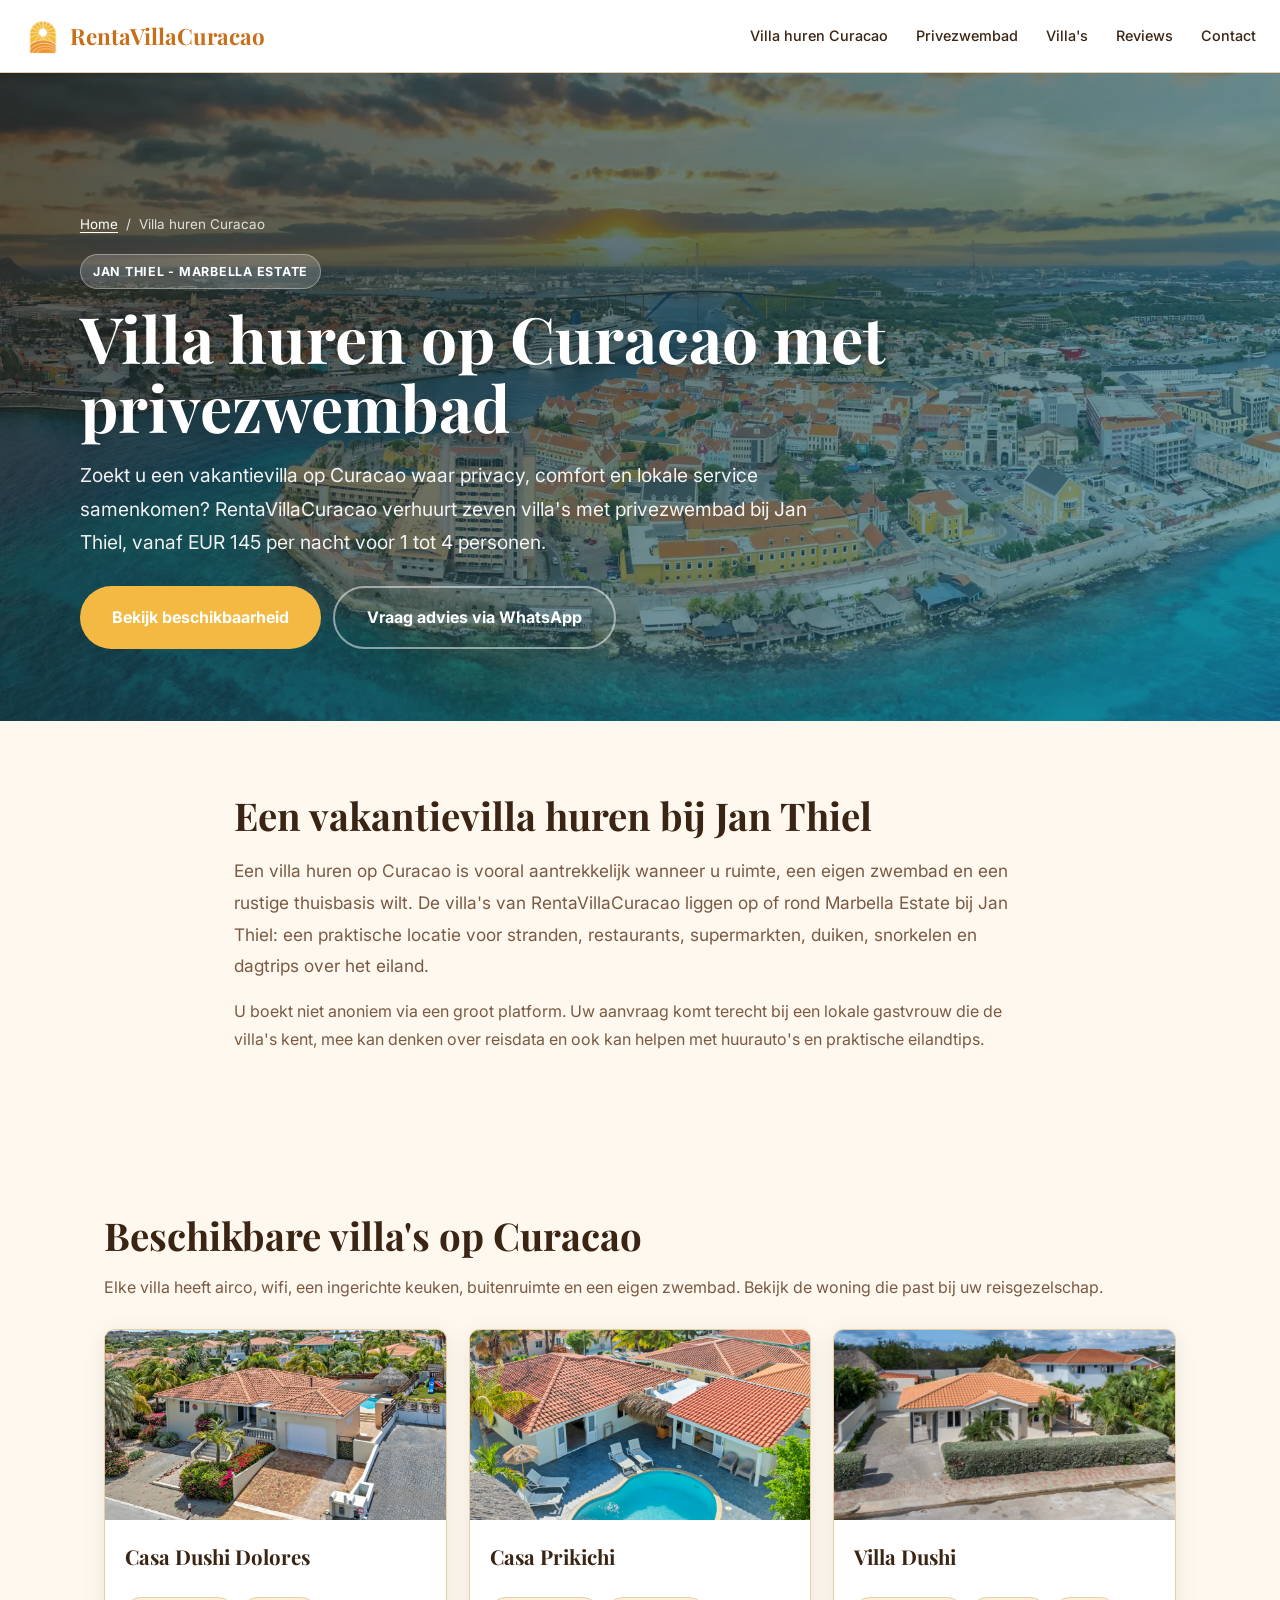
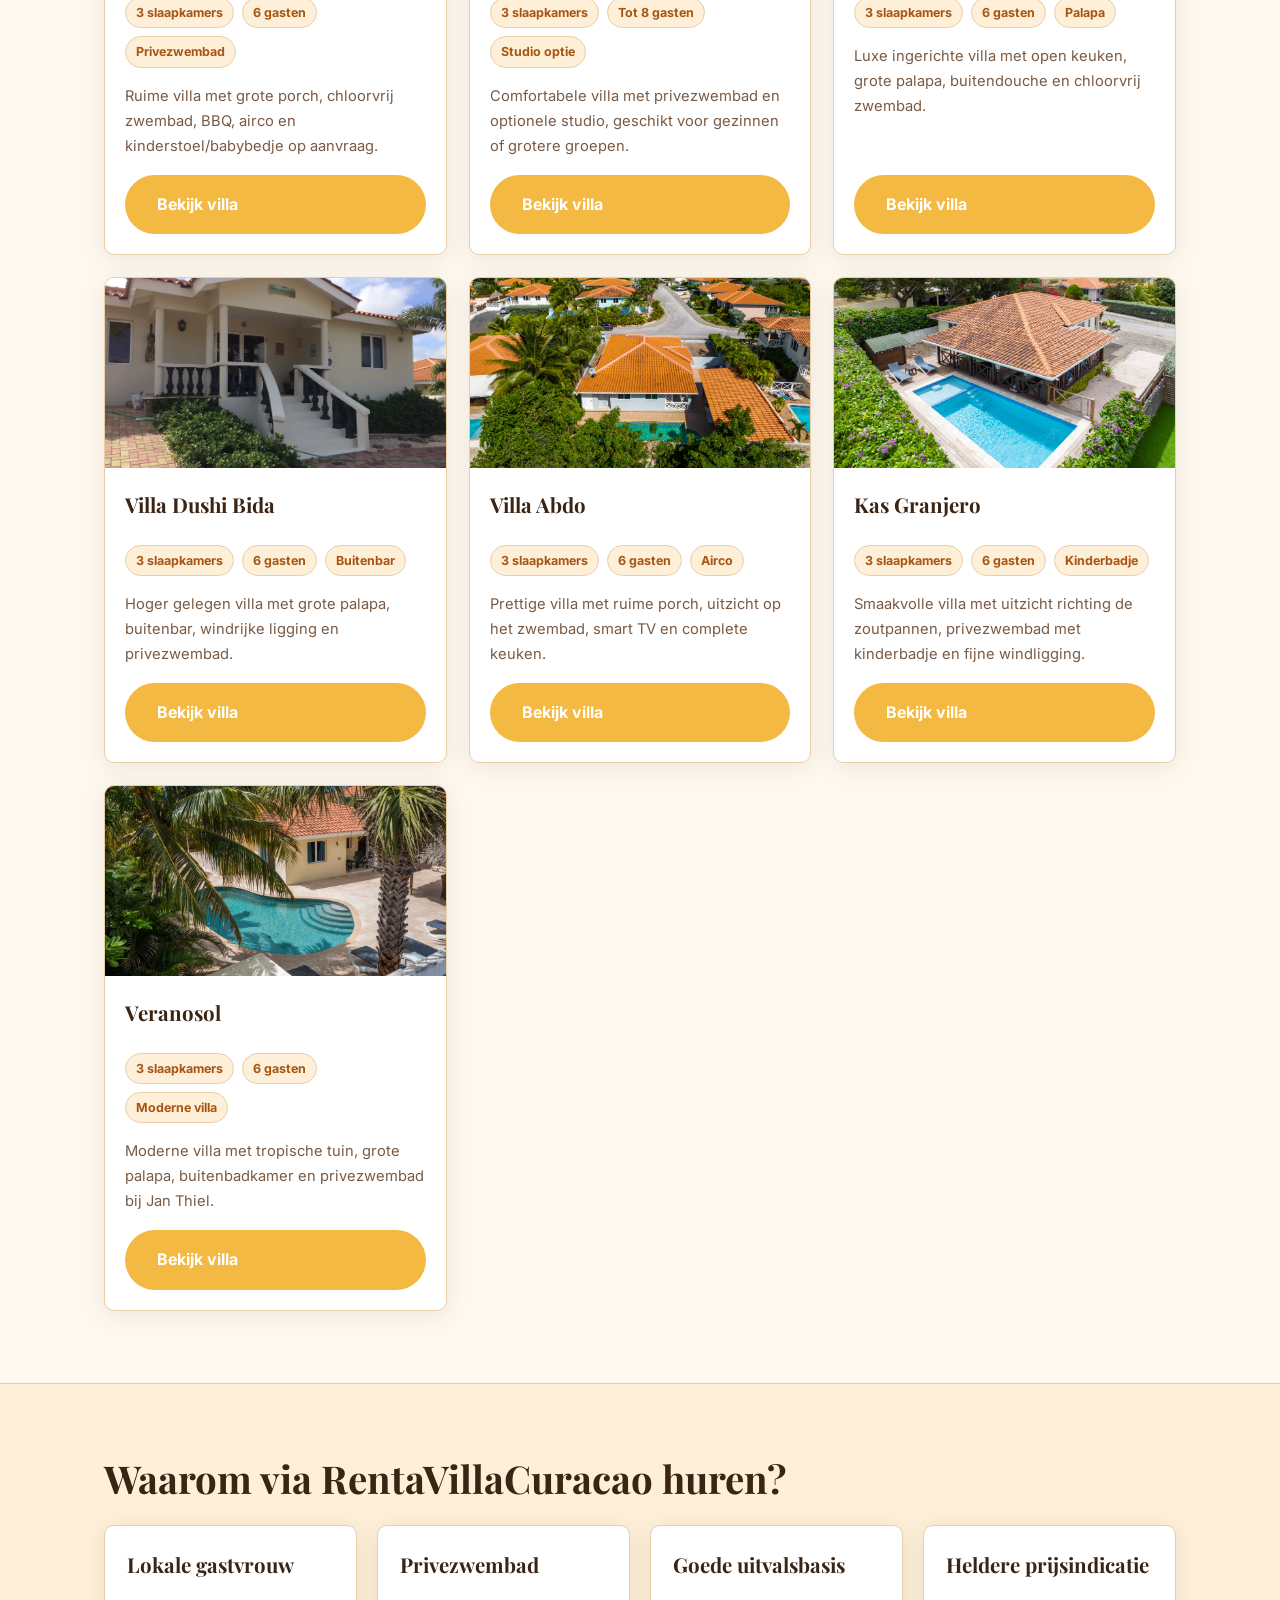
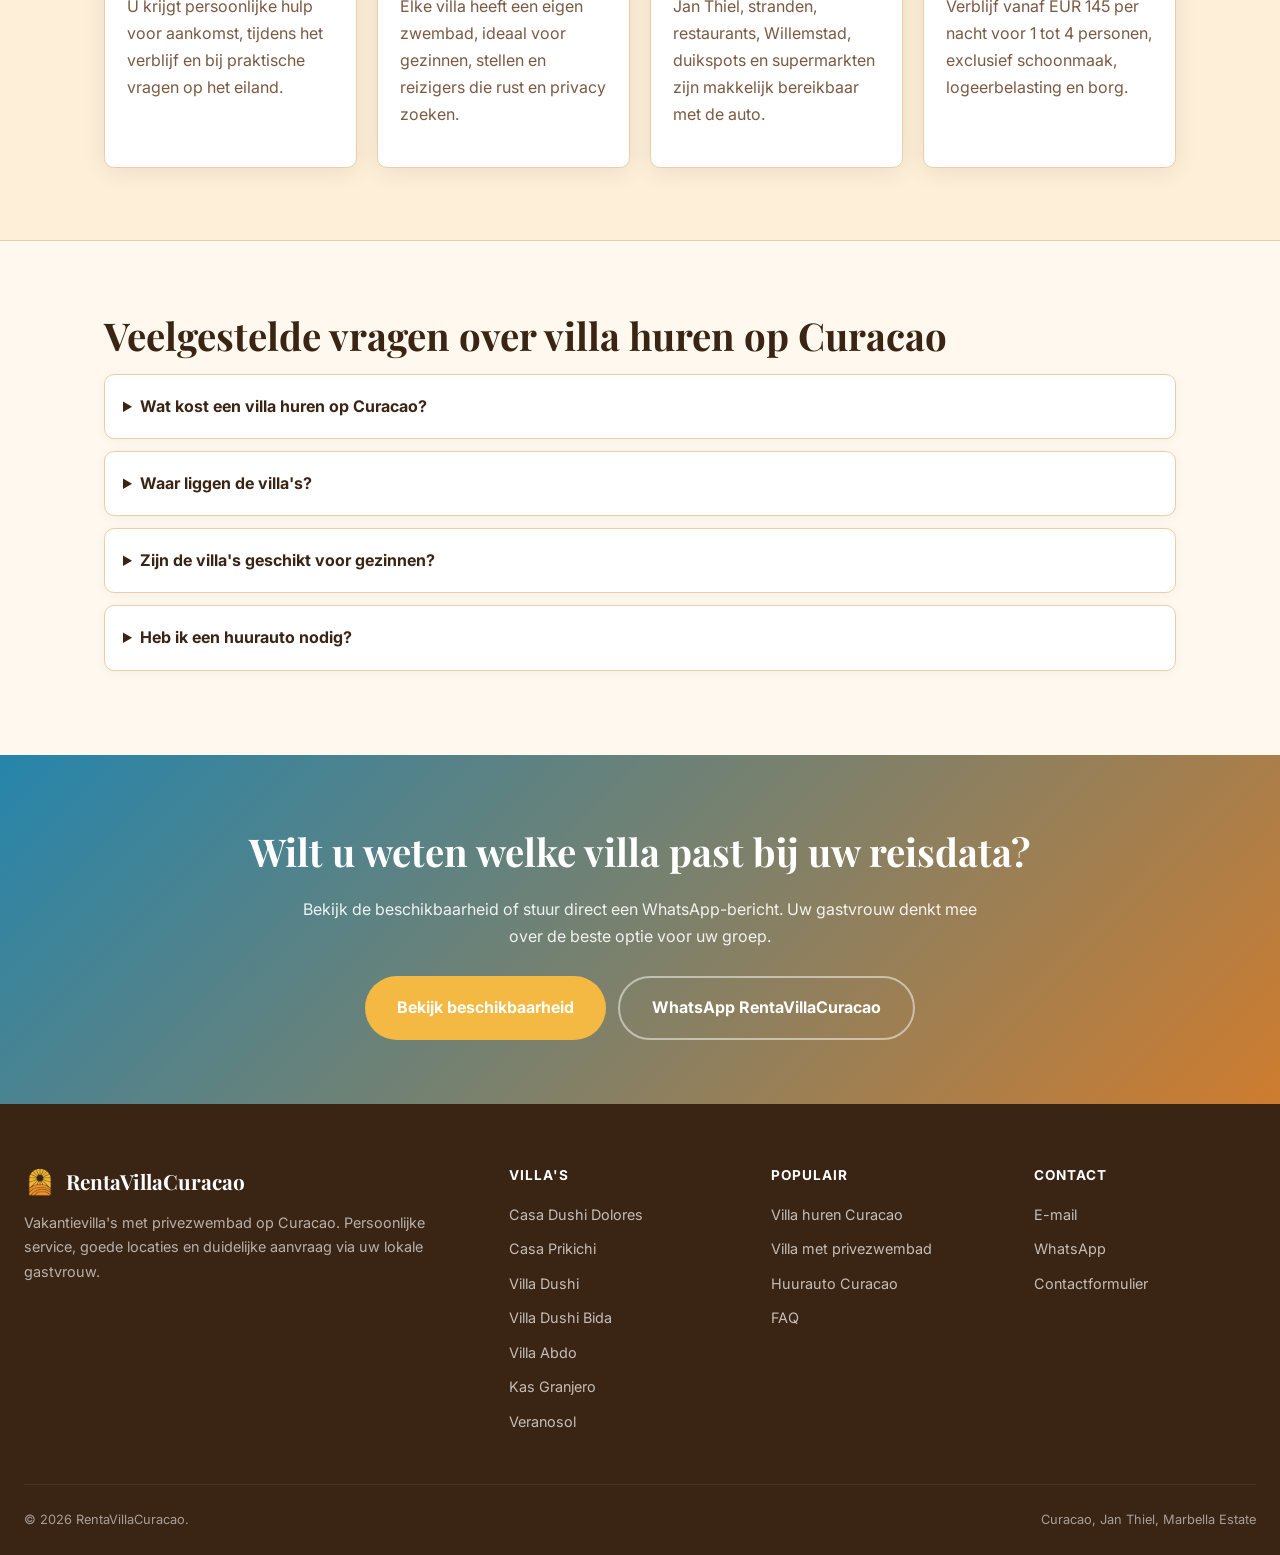
<file: villa-huren-curacao/index.html>
﻿<!DOCTYPE html>
<html lang="nl">
<head>
    <meta charset="UTF-8">
    <meta name="viewport" content="width=device-width, initial-scale=1.0">
    <title>Villa huren op Curacao met privezwembad | RentaVillaCuracao</title>
    <meta name="description" content="Villa huren op Curacao? Bekijk vakantievilla's met privezwembad bij Jan Thiel vanaf EUR 145 per nacht, met lokale gastvrouw en persoonlijke service.">
    <meta name="robots" content="index, follow">
    <link rel="canonical" href="https://rentavillacuracao.net/villa-huren-curacao/">
    <meta property="og:title" content="Villa huren op Curacao met privezwembad">
    <meta property="og:site_name" content="RentaVillaCuracao">
    <meta property="og:description" content="Vakantievilla's bij Jan Thiel met privezwembad, lokale gastvrouw en prijzen vanaf EUR 145 per nacht.">
    <meta property="og:type" content="website">
    <meta property="og:url" content="https://rentavillacuracao.net/villa-huren-curacao/">
    <meta property="og:image" content="https://rentavillacuracao.net/images/hero-bg.webp">
    <link rel="icon" type="image/png" sizes="512x512" href="/favicon.png">
    <link rel="icon" type="image/webp" href="/images/logo.webp">
    <link rel="apple-touch-icon" href="/favicon.png">
    <link rel="preconnect" href="https://fonts.googleapis.com">
    <link href="https://fonts.googleapis.com/css2?family=Playfair+Display:wght@400;600;700&family=Inter:wght@300;400;500;600;700&display=swap" rel="stylesheet">
    <link rel="stylesheet" href="/css/styles.css">
    <script type="application/ld+json">
    {
      "@context": "https://schema.org",
      "@graph": [
        {
          "@type": "WebPage",
          "@id": "https://rentavillacuracao.net/villa-huren-curacao/#webpage",
          "url": "https://rentavillacuracao.net/villa-huren-curacao/",
          "name": "Villa huren op Curacao met privezwembad",
          "description": "Overzicht van vakantievilla's met privezwembad bij Jan Thiel op Curacao."
        },
        {
          "@type": "BreadcrumbList",
          "itemListElement": [
            {"@type": "ListItem", "position": 1, "name": "Home", "item": "https://rentavillacuracao.net/"},
            {"@type": "ListItem", "position": 2, "name": "Villa huren Curacao", "item": "https://rentavillacuracao.net/villa-huren-curacao/"}
          ]
        },
        {
          "@type": "ItemList",
          "name": "Vakantievilla's op Curacao",
          "itemListElement": [
            {"@type": "ListItem", "position": 1, "name": "Casa Dushi Dolores", "url": "https://rentavillacuracao.net/villas/casa-dushi-dolores/"},
            {"@type": "ListItem", "position": 2, "name": "Casa Prikichi", "url": "https://rentavillacuracao.net/villas/casa-prikichi/"},
            {"@type": "ListItem", "position": 3, "name": "Villa Dushi", "url": "https://rentavillacuracao.net/villas/villa-dushi/"},
            {"@type": "ListItem", "position": 4, "name": "Villa Dushi Bida", "url": "https://rentavillacuracao.net/villas/villa-dushi-bida/"},
            {"@type": "ListItem", "position": 5, "name": "Villa Abdo", "url": "https://rentavillacuracao.net/villas/villa-abdo/"},
            {"@type": "ListItem", "position": 6, "name": "Kas Granjero", "url": "https://rentavillacuracao.net/villas/kas-granjero/"},
            {"@type": "ListItem", "position": 7, "name": "Veranosol", "url": "https://rentavillacuracao.net/villas/veranosol/"}
          ]
        }
      ]
    }
    </script>
</head>
<body class="seo-page">
<nav class="nav" id="mainNav" aria-label="Hoofdnavigatie">
    <div class="nav-inner">
        <a href="/" class="nav-logo"><img src="/images/logo.webp" alt="RentaVillaCuracao logo" style="height:38px;width:auto;"> RentaVillaCuracao</a>
        <div class="nav-links" id="navLinks">
            <a href="/villa-huren-curacao/">Villa huren Curacao</a>
            <a href="/villa-met-privezwembad-curacao/">Privezwembad</a>
            <a href="/#villas">Villa's</a>
            <a href="/#reviews">Reviews</a>
            <a href="/#contact">Contact</a>
        </div>
    </div>
</nav>

<header class="seo-hero" style="--seo-hero-image:url('/images/hero-bg.webp');">
    <div class="seo-hero-inner">
        <nav class="breadcrumbs" aria-label="Breadcrumbs"><a href="/">Home</a><span>/</span><span>Villa huren Curacao</span></nav>
        <span class="seo-eyebrow">Jan Thiel - Marbella Estate</span>
        <h1>Villa huren op Curacao met privezwembad</h1>
        <p>Zoekt u een vakantievilla op Curacao waar privacy, comfort en lokale service samenkomen? RentaVillaCuracao verhuurt zeven villa's met privezwembad bij Jan Thiel, vanaf EUR 145 per nacht voor 1 tot 4 personen.</p>
        <div class="seo-actions">
            <a href="/#villas" class="btn-cta btn-cta-primary">Bekijk beschikbaarheid</a>
            <a href="https://wa.me/59996779250" target="_blank" rel="noopener" class="btn-cta btn-cta-outline">Vraag advies via WhatsApp</a>
        </div>
    </div>
</header>

<main>
    <section class="seo-section seo-section-narrow">
        <h2>Een vakantievilla huren bij Jan Thiel</h2>
        <p class="seo-lead">Een villa huren op Curacao is vooral aantrekkelijk wanneer u ruimte, een eigen zwembad en een rustige thuisbasis wilt. De villa's van RentaVillaCuracao liggen op of rond Marbella Estate bij Jan Thiel: een praktische locatie voor stranden, restaurants, supermarkten, duiken, snorkelen en dagtrips over het eiland.</p>
        <p>U boekt niet anoniem via een groot platform. Uw aanvraag komt terecht bij een lokale gastvrouw die de villa's kent, mee kan denken over reisdata en ook kan helpen met huurauto's en praktische eilandtips.</p>
    </section>

    <section class="seo-section">
        <h2>Beschikbare villa's op Curacao</h2>
        <p>Elke villa heeft airco, wifi, een ingerichte keuken, buitenruimte en een eigen zwembad. Bekijk de woning die past bij uw reisgezelschap.</p>
        <div class="seo-villa-grid">
            <article class="seo-villa-card">
                <img src="/images/casa-dushi-dolores/hero.webp" alt="Casa Dushi Dolores villa met privezwembad op Curacao">
                <div class="seo-villa-card-body"><h3>Casa Dushi Dolores</h3><div class="seo-meta"><span>3 slaapkamers</span><span>6 gasten</span><span>Privezwembad</span></div><p>Ruime villa met grote porch, chloorvrij zwembad, BBQ, airco en kinderstoel/babybedje op aanvraag.</p><a href="/villas/casa-dushi-dolores/" class="btn-cta btn-cta-primary">Bekijk villa</a></div>
            </article>
            <article class="seo-villa-card">
                <img src="/images/casa-prikichi/hero.webp" alt="Casa Prikichi vakantievilla bij Jan Thiel">
                <div class="seo-villa-card-body"><h3>Casa Prikichi</h3><div class="seo-meta"><span>3 slaapkamers</span><span>Tot 8 gasten</span><span>Studio optie</span></div><p>Comfortabele villa met privezwembad en optionele studio, geschikt voor gezinnen of grotere groepen.</p><a href="/villas/casa-prikichi/" class="btn-cta btn-cta-primary">Bekijk villa</a></div>
            </article>
            <article class="seo-villa-card">
                <img src="/images/villa-c7/hero.webp" alt="Villa Dushi huren op Curacao">
                <div class="seo-villa-card-body"><h3>Villa Dushi</h3><div class="seo-meta"><span>3 slaapkamers</span><span>6 gasten</span><span>Palapa</span></div><p>Luxe ingerichte villa met open keuken, grote palapa, buitendouche en chloorvrij zwembad.</p><a href="/villas/villa-dushi/" class="btn-cta btn-cta-primary">Bekijk villa</a></div>
            </article>
            <article class="seo-villa-card">
                <img src="/images/villa-dushi-bida/hero.webp" alt="Villa Dushi Bida met privezwembad">
                <div class="seo-villa-card-body"><h3>Villa Dushi Bida</h3><div class="seo-meta"><span>3 slaapkamers</span><span>6 gasten</span><span>Buitenbar</span></div><p>Hoger gelegen villa met grote palapa, buitenbar, windrijke ligging en privezwembad.</p><a href="/villas/villa-dushi-bida/" class="btn-cta btn-cta-primary">Bekijk villa</a></div>
            </article>
            <article class="seo-villa-card">
                <img src="/images/villa-abdo/hero.webp" alt="Villa Abdo op Marbella Estate Curacao">
                <div class="seo-villa-card-body"><h3>Villa Abdo</h3><div class="seo-meta"><span>3 slaapkamers</span><span>6 gasten</span><span>Airco</span></div><p>Prettige villa met ruime porch, uitzicht op het zwembad, smart TV en complete keuken.</p><a href="/villas/villa-abdo/" class="btn-cta btn-cta-primary">Bekijk villa</a></div>
            </article>
            <article class="seo-villa-card">
                <img src="/images/kas-granjero/hero.webp" alt="Kas Granjero villa bij Jan Thiel Curacao">
                <div class="seo-villa-card-body"><h3>Kas Granjero</h3><div class="seo-meta"><span>3 slaapkamers</span><span>6 gasten</span><span>Kinderbadje</span></div><p>Smaakvolle villa met uitzicht richting de zoutpannen, privezwembad met kinderbadje en fijne windligging.</p><a href="/villas/kas-granjero/" class="btn-cta btn-cta-primary">Bekijk villa</a></div>
            </article>
            <article class="seo-villa-card">
                <img src="/images/veranosol/hero.webp" alt="Veranosol moderne villa op Curacao">
                <div class="seo-villa-card-body"><h3>Veranosol</h3><div class="seo-meta"><span>3 slaapkamers</span><span>6 gasten</span><span>Moderne villa</span></div><p>Moderne villa met tropische tuin, grote palapa, buitenbadkamer en privezwembad bij Jan Thiel.</p><a href="/villas/veranosol/" class="btn-cta btn-cta-primary">Bekijk villa</a></div>
            </article>
        </div>
    </section>

    <section class="seo-highlight">
        <div class="seo-section">
            <h2>Waarom via RentaVillaCuracao huren?</h2>
            <div class="seo-grid">
                <div class="seo-card"><h3>Lokale gastvrouw</h3><p>U krijgt persoonlijke hulp voor aankomst, tijdens het verblijf en bij praktische vragen op het eiland.</p></div>
                <div class="seo-card"><h3>Privezwembad</h3><p>Elke villa heeft een eigen zwembad, ideaal voor gezinnen, stellen en reizigers die rust en privacy zoeken.</p></div>
                <div class="seo-card"><h3>Goede uitvalsbasis</h3><p>Jan Thiel, stranden, restaurants, Willemstad, duikspots en supermarkten zijn makkelijk bereikbaar met de auto.</p></div>
                <div class="seo-card"><h3>Heldere prijsindicatie</h3><p>Verblijf vanaf EUR 145 per nacht voor 1 tot 4 personen, exclusief schoonmaak, logeerbelasting en borg.</p></div>
            </div>
        </div>
    </section>

    <section class="seo-section seo-faq">
        <h2>Veelgestelde vragen over villa huren op Curacao</h2>
        <details><summary>Wat kost een villa huren op Curacao?</summary><p>De villa's starten vanaf EUR 145 per nacht voor 1 tot 4 personen. Extra personen, eindschoonmaak, logeerbelasting en borg worden apart vermeld bij de aanvraag.</p></details>
        <details><summary>Waar liggen de villa's?</summary><p>De villa's liggen bij Jan Thiel, vooral op Marbella Estate. Dat is een populaire en praktische locatie voor stranden, restaurants en dagtrips.</p></details>
        <details><summary>Zijn de villa's geschikt voor gezinnen?</summary><p>Ja, de meeste villa's zijn geschikt voor gezinnen. Sommige villa's hebben extra voorzieningen zoals kinderstoel, babybedje of kinderbadje. Het zwembad is niet afgeschermd, dus toezicht blijft nodig.</p></details>
        <details><summary>Heb ik een huurauto nodig?</summary><p>Een huurauto is sterk aanbevolen op Curacao. RentaVillaCuracao kan helpen met huurauto-opties, zodat u stranden, supermarkten en activiteiten makkelijk bereikt.</p></details>
    </section>

    <section class="seo-cta-band">
        <h2>Wilt u weten welke villa past bij uw reisdata?</h2>
        <p>Bekijk de beschikbaarheid of stuur direct een WhatsApp-bericht. Uw gastvrouw denkt mee over de beste optie voor uw groep.</p>
        <div class="seo-actions" style="justify-content:center;">
            <a href="/#villas" class="btn-cta btn-cta-primary">Bekijk beschikbaarheid</a>
            <a href="https://wa.me/59996779250" target="_blank" rel="noopener" class="btn-cta btn-cta-outline">WhatsApp RentaVillaCuracao</a>
        </div>
    </section>
</main>

<footer class="footer" aria-label="Website footer">
    <div class="footer-inner">
        <div class="footer-brand"><h3><img src="/images/logo.webp" alt="RentaVillaCuracao logo"> RentaVillaCuracao</h3><p>Vakantievilla's met privezwembad op Curacao. Persoonlijke service, goede locaties en duidelijke aanvraag via uw lokale gastvrouw.</p></div>
        <nav class="footer-col" aria-label="Villa links"><h4>Villa's</h4><a href="/villas/casa-dushi-dolores/">Casa Dushi Dolores</a><a href="/villas/casa-prikichi/">Casa Prikichi</a><a href="/villas/villa-dushi/">Villa Dushi</a><a href="/villas/villa-dushi-bida/">Villa Dushi Bida</a><a href="/villas/villa-abdo/">Villa Abdo</a><a href="/villas/kas-granjero/">Kas Granjero</a><a href="/villas/veranosol/">Veranosol</a></nav>
        <nav class="footer-col" aria-label="SEO links"><h4>Populair</h4><a href="/villa-huren-curacao/">Villa huren Curacao</a><a href="/villa-met-privezwembad-curacao/">Villa met privezwembad</a><a href="/#car-rental">Huurauto Curacao</a><a href="/#faq">FAQ</a></nav>
        <nav class="footer-col" aria-label="Contact links"><h4>Contact</h4><a href="mailto:rentavillacuracao@gmail.com">E-mail</a><a href="https://wa.me/59996779250" target="_blank" rel="noopener">WhatsApp</a><a href="/#contact">Contactformulier</a></nav>
    </div>
    <div class="footer-bottom"><span>© 2026 RentaVillaCuracao.</span><span>Curacao, Jan Thiel, Marbella Estate</span></div>
</footer>
</body>
</html>
</file>
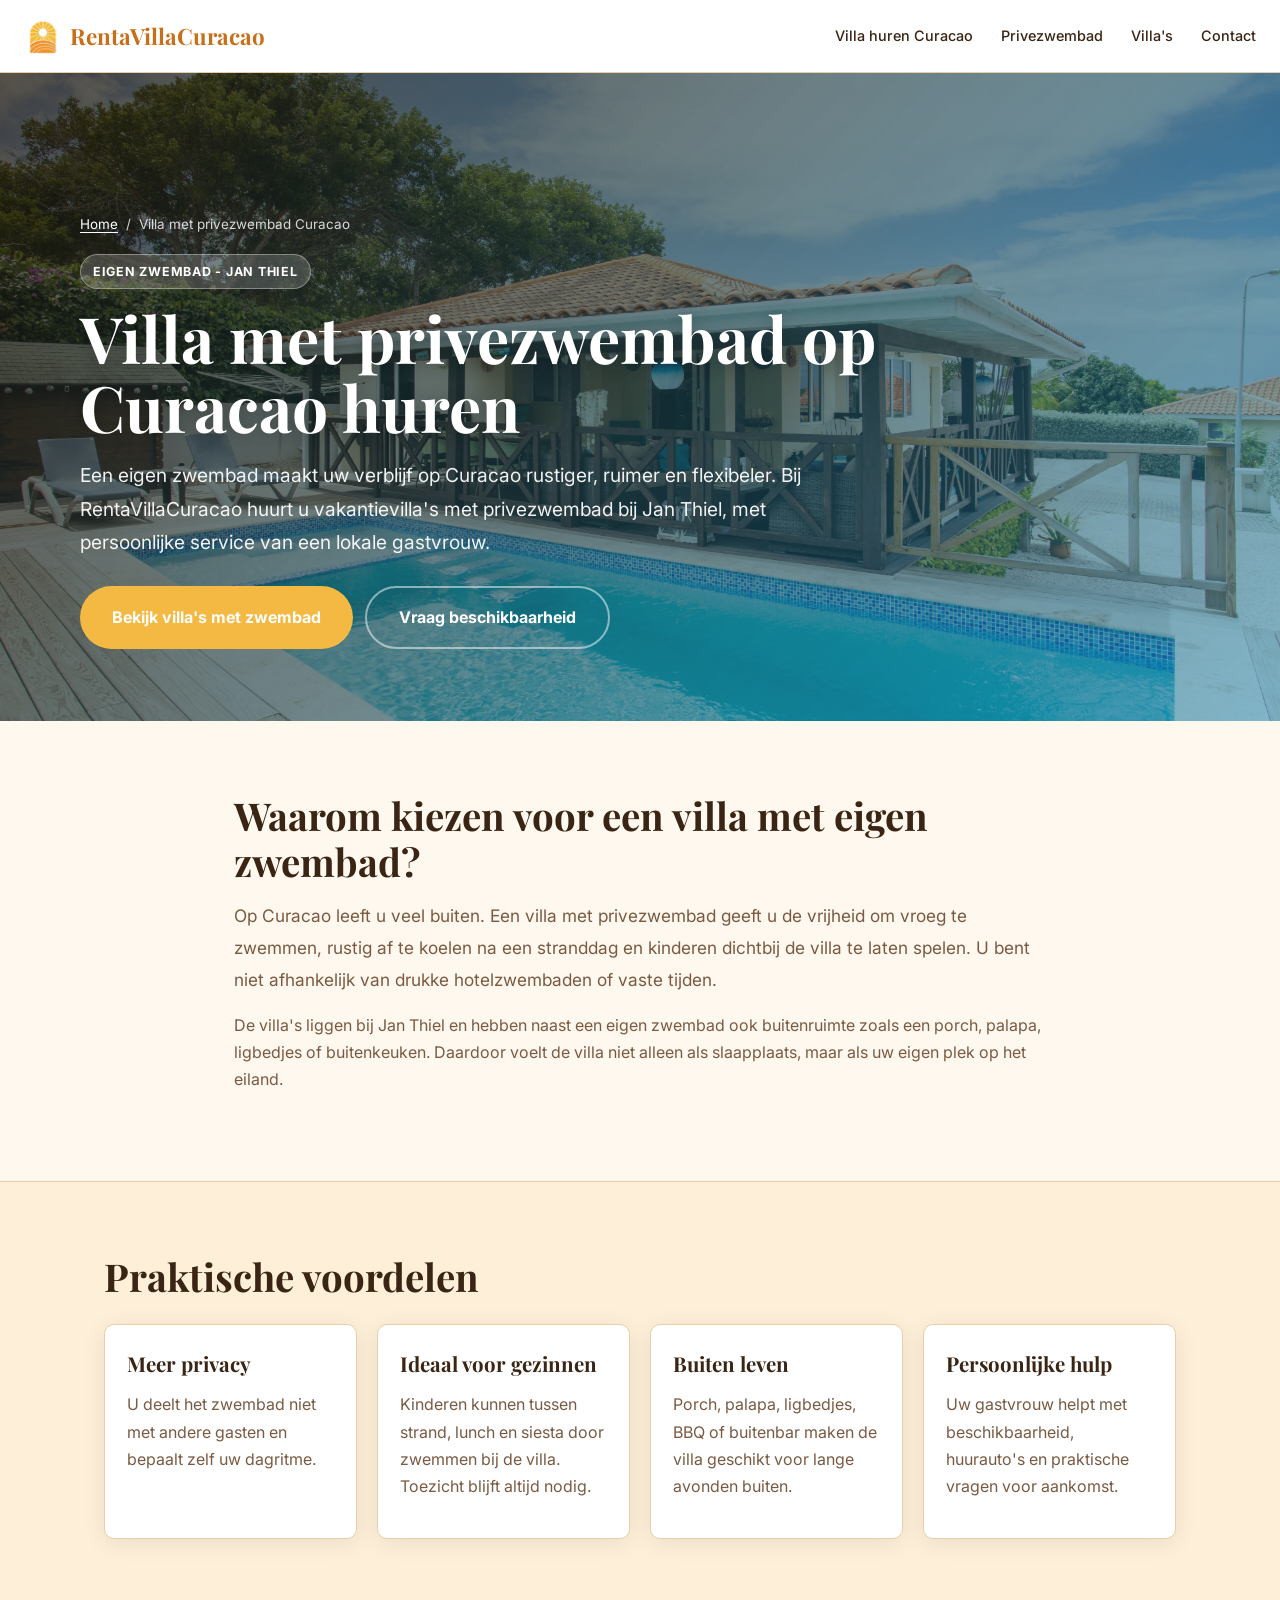
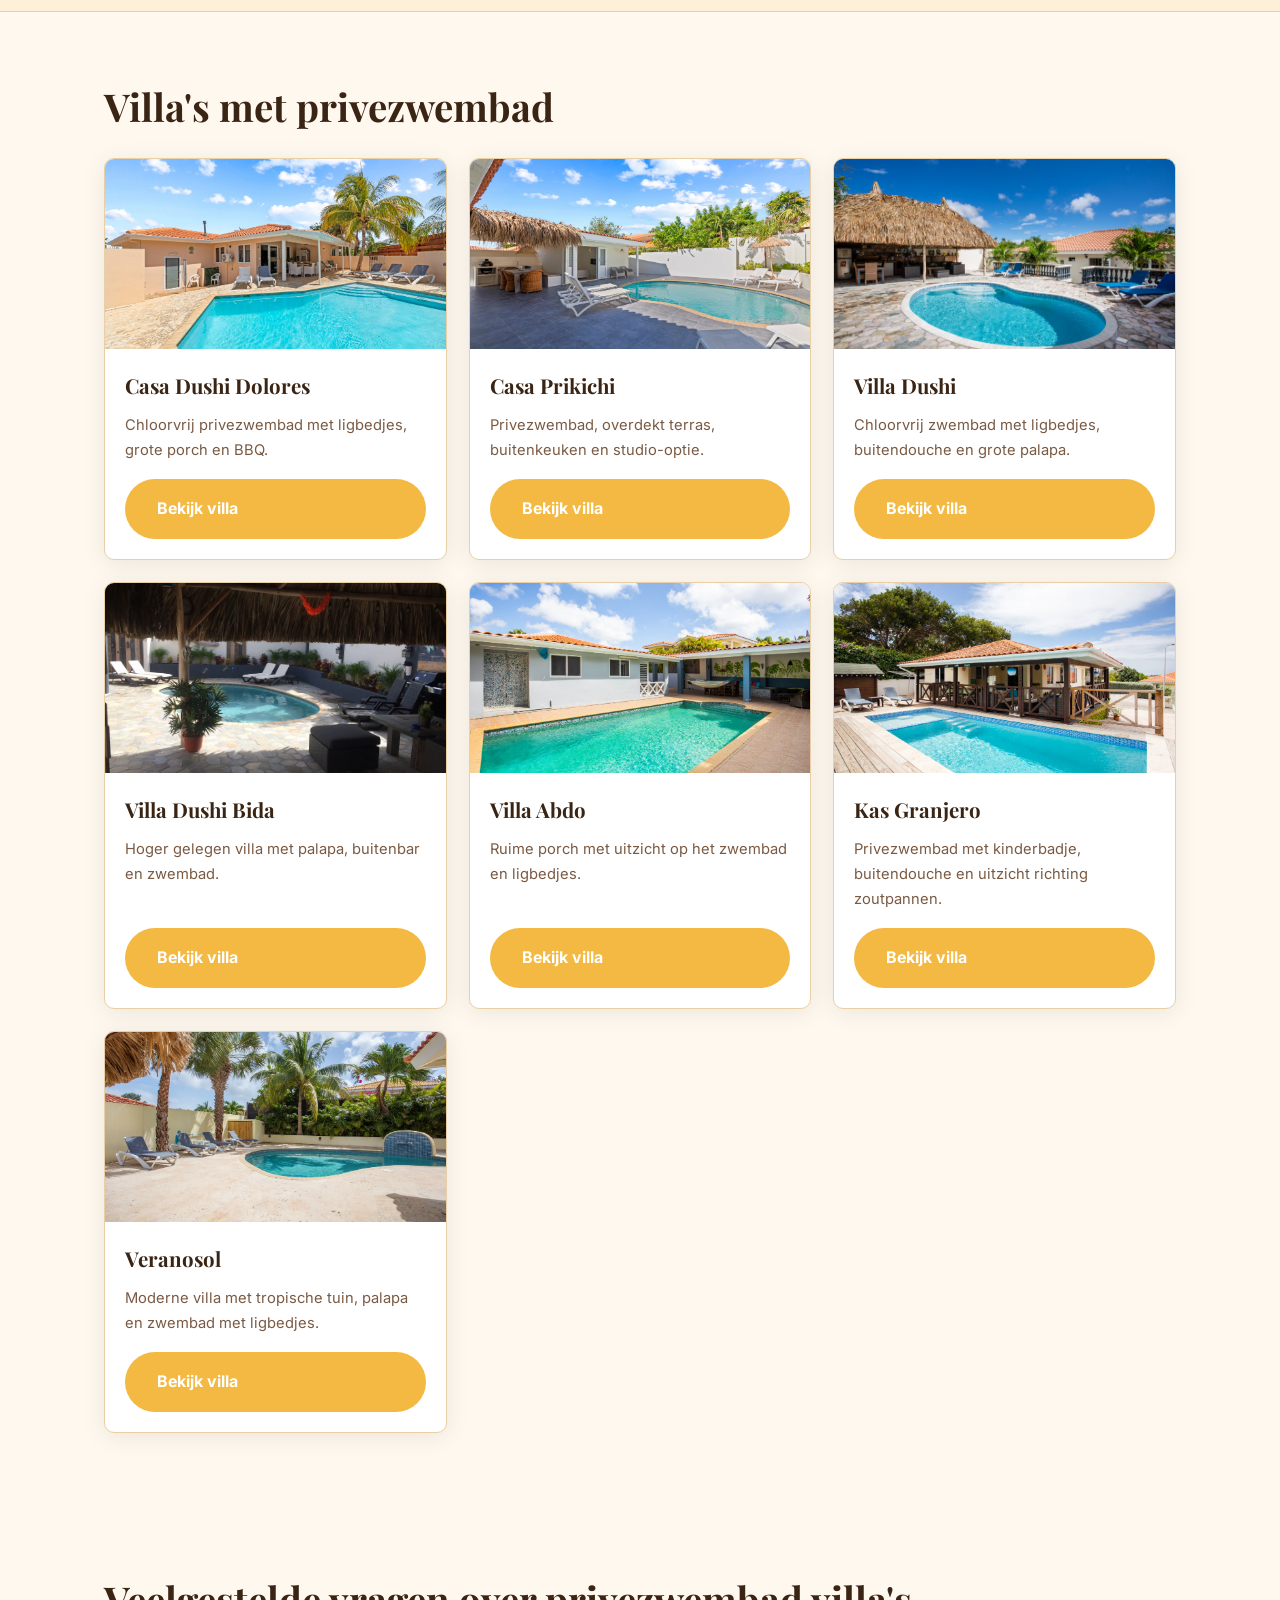
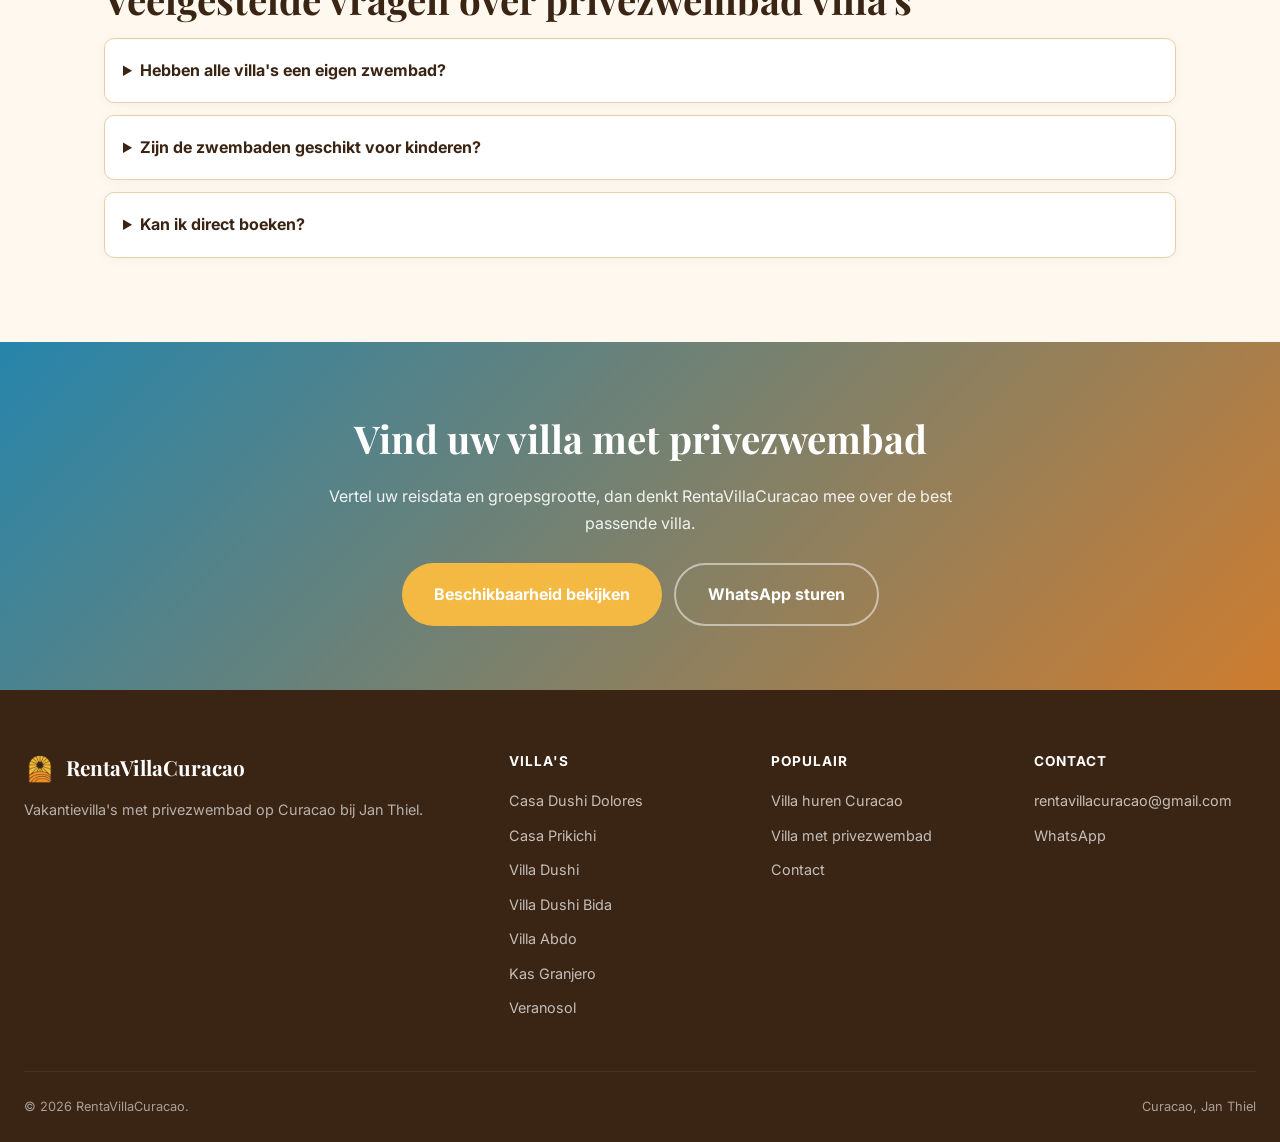
<file: villa-met-privezwembad-curacao/index.html>
﻿<!DOCTYPE html>
<html lang="nl">
<head>
    <meta charset="UTF-8">
    <meta name="viewport" content="width=device-width, initial-scale=1.0">
    <title>Villa met privezwembad op Curacao huren | RentaVillaCuracao</title>
    <meta name="description" content="Huur een villa met privezwembad op Curacao bij Jan Thiel. Bekijk 7 vakantievilla's met eigen zwembad, airco, wifi en lokale service.">
    <meta name="robots" content="index, follow">
    <link rel="canonical" href="https://rentavillacuracao.net/villa-met-privezwembad-curacao/">
    <meta property="og:title" content="Villa met privezwembad op Curacao huren">
    <meta property="og:site_name" content="RentaVillaCuracao">
    <meta property="og:description" content="Zeven vakantievilla's met eigen zwembad bij Jan Thiel op Curacao.">
    <meta property="og:type" content="website">
    <meta property="og:url" content="https://rentavillacuracao.net/villa-met-privezwembad-curacao/">
    <meta property="og:image" content="https://rentavillacuracao.net/images/kas-granjero/pool.webp">
    <link rel="icon" type="image/png" sizes="512x512" href="/favicon.png">
    <link rel="icon" type="image/webp" href="/images/logo.webp">
    <link rel="apple-touch-icon" href="/favicon.png">
    <link rel="preconnect" href="https://fonts.googleapis.com">
    <link href="https://fonts.googleapis.com/css2?family=Playfair+Display:wght@400;600;700&family=Inter:wght@300;400;500;600;700&display=swap" rel="stylesheet">
    <link rel="stylesheet" href="/css/styles.css">
    <script type="application/ld+json">
    {
      "@context": "https://schema.org",
      "@graph": [
        {
          "@type": "WebPage",
          "@id": "https://rentavillacuracao.net/villa-met-privezwembad-curacao/#webpage",
          "url": "https://rentavillacuracao.net/villa-met-privezwembad-curacao/",
          "name": "Villa met privezwembad op Curacao huren",
          "description": "Overzicht van vakantievilla's met eigen zwembad bij Jan Thiel op Curacao."
        },
        {
          "@type": "BreadcrumbList",
          "itemListElement": [
            {"@type": "ListItem", "position": 1, "name": "Home", "item": "https://rentavillacuracao.net/"},
            {"@type": "ListItem", "position": 2, "name": "Villa met privezwembad Curacao", "item": "https://rentavillacuracao.net/villa-met-privezwembad-curacao/"}
          ]
        }
      ]
    }
    </script>
</head>
<body class="seo-page">
<nav class="nav" aria-label="Hoofdnavigatie">
    <div class="nav-inner">
        <a href="/" class="nav-logo"><img src="/images/logo.webp" alt="RentaVillaCuracao logo" style="height:38px;width:auto;"> RentaVillaCuracao</a>
        <div class="nav-links">
            <a href="/villa-huren-curacao/">Villa huren Curacao</a>
            <a href="/villa-met-privezwembad-curacao/">Privezwembad</a>
            <a href="/#villas">Villa's</a>
            <a href="/#contact">Contact</a>
        </div>
    </div>
</nav>

<header class="seo-hero" style="--seo-hero-image:url('/images/kas-granjero/pool.webp');">
    <div class="seo-hero-inner">
        <nav class="breadcrumbs" aria-label="Breadcrumbs"><a href="/">Home</a><span>/</span><span>Villa met privezwembad Curacao</span></nav>
        <span class="seo-eyebrow">Eigen zwembad - Jan Thiel</span>
        <h1>Villa met privezwembad op Curacao huren</h1>
        <p>Een eigen zwembad maakt uw verblijf op Curacao rustiger, ruimer en flexibeler. Bij RentaVillaCuracao huurt u vakantievilla's met privezwembad bij Jan Thiel, met persoonlijke service van een lokale gastvrouw.</p>
        <div class="seo-actions">
            <a href="/#villas" class="btn-cta btn-cta-primary">Bekijk villa's met zwembad</a>
            <a href="https://wa.me/59996779250" target="_blank" rel="noopener" class="btn-cta btn-cta-outline">Vraag beschikbaarheid</a>
        </div>
    </div>
</header>

<main>
    <section class="seo-section seo-section-narrow">
        <h2>Waarom kiezen voor een villa met eigen zwembad?</h2>
        <p class="seo-lead">Op Curacao leeft u veel buiten. Een villa met privezwembad geeft u de vrijheid om vroeg te zwemmen, rustig af te koelen na een stranddag en kinderen dichtbij de villa te laten spelen. U bent niet afhankelijk van drukke hotelzwembaden of vaste tijden.</p>
        <p>De villa's liggen bij Jan Thiel en hebben naast een eigen zwembad ook buitenruimte zoals een porch, palapa, ligbedjes of buitenkeuken. Daardoor voelt de villa niet alleen als slaapplaats, maar als uw eigen plek op het eiland.</p>
    </section>

    <section class="seo-highlight">
        <div class="seo-section">
            <h2>Praktische voordelen</h2>
            <div class="seo-grid">
                <div class="seo-card"><h3>Meer privacy</h3><p>U deelt het zwembad niet met andere gasten en bepaalt zelf uw dagritme.</p></div>
                <div class="seo-card"><h3>Ideaal voor gezinnen</h3><p>Kinderen kunnen tussen strand, lunch en siesta door zwemmen bij de villa. Toezicht blijft altijd nodig.</p></div>
                <div class="seo-card"><h3>Buiten leven</h3><p>Porch, palapa, ligbedjes, BBQ of buitenbar maken de villa geschikt voor lange avonden buiten.</p></div>
                <div class="seo-card"><h3>Persoonlijke hulp</h3><p>Uw gastvrouw helpt met beschikbaarheid, huurauto's en praktische vragen voor aankomst.</p></div>
            </div>
        </div>
    </section>

    <section class="seo-section">
        <h2>Villa's met privezwembad</h2>
        <div class="seo-villa-grid">
            <article class="seo-villa-card"><img src="/images/casa-dushi-dolores/pool1.webp" alt="Privezwembad Casa Dushi Dolores"><div class="seo-villa-card-body"><h3>Casa Dushi Dolores</h3><p>Chloorvrij privezwembad met ligbedjes, grote porch en BBQ.</p><a href="/villas/casa-dushi-dolores/" class="btn-cta btn-cta-primary">Bekijk villa</a></div></article>
            <article class="seo-villa-card"><img src="/images/casa-prikichi/pool.webp" alt="Privezwembad Casa Prikichi"><div class="seo-villa-card-body"><h3>Casa Prikichi</h3><p>Privezwembad, overdekt terras, buitenkeuken en studio-optie.</p><a href="/villas/casa-prikichi/" class="btn-cta btn-cta-primary">Bekijk villa</a></div></article>
            <article class="seo-villa-card"><img src="/images/villa-c7/pool.webp" alt="Privezwembad Villa Dushi"><div class="seo-villa-card-body"><h3>Villa Dushi</h3><p>Chloorvrij zwembad met ligbedjes, buitendouche en grote palapa.</p><a href="/villas/villa-dushi/" class="btn-cta btn-cta-primary">Bekijk villa</a></div></article>
            <article class="seo-villa-card"><img src="/images/villa-dushi-bida/porchpool.webp" alt="Zwembad Villa Dushi Bida"><div class="seo-villa-card-body"><h3>Villa Dushi Bida</h3><p>Hoger gelegen villa met palapa, buitenbar en zwembad.</p><a href="/villas/villa-dushi-bida/" class="btn-cta btn-cta-primary">Bekijk villa</a></div></article>
            <article class="seo-villa-card"><img src="/images/villa-abdo/pool.webp" alt="Zwembad Villa Abdo"><div class="seo-villa-card-body"><h3>Villa Abdo</h3><p>Ruime porch met uitzicht op het zwembad en ligbedjes.</p><a href="/villas/villa-abdo/" class="btn-cta btn-cta-primary">Bekijk villa</a></div></article>
            <article class="seo-villa-card"><img src="/images/kas-granjero/pool.webp" alt="Zwembad Kas Granjero"><div class="seo-villa-card-body"><h3>Kas Granjero</h3><p>Privezwembad met kinderbadje, buitendouche en uitzicht richting zoutpannen.</p><a href="/villas/kas-granjero/" class="btn-cta btn-cta-primary">Bekijk villa</a></div></article>
            <article class="seo-villa-card"><img src="/images/veranosol/pool.webp" alt="Zwembad Veranosol"><div class="seo-villa-card-body"><h3>Veranosol</h3><p>Moderne villa met tropische tuin, palapa en zwembad met ligbedjes.</p><a href="/villas/veranosol/" class="btn-cta btn-cta-primary">Bekijk villa</a></div></article>
        </div>
    </section>

    <section class="seo-section seo-faq">
        <h2>Veelgestelde vragen over privezwembad villa's</h2>
        <details><summary>Hebben alle villa's een eigen zwembad?</summary><p>Ja, de villa's op deze pagina hebben een privezwembad. Bij sommige woningen zijn extra buitenvoorzieningen aanwezig, zoals een palapa, buitenkeuken, buitenbar of kinderbadje.</p></details>
        <details><summary>Zijn de zwembaden geschikt voor kinderen?</summary><p>De villa's zijn geschikt voor gezinnen, maar de zwembaden zijn niet afgeschermd. Ouders blijven verantwoordelijk voor toezicht.</p></details>
        <details><summary>Kan ik direct boeken?</summary><p>U stuurt een aanvraag via de beschikbaarheidskalender of WhatsApp. De gastvrouw controleert de aanvraag en bevestigt persoonlijk.</p></details>
    </section>

    <section class="seo-cta-band">
        <h2>Vind uw villa met privezwembad</h2>
        <p>Vertel uw reisdata en groepsgrootte, dan denkt RentaVillaCuracao mee over de best passende villa.</p>
        <div class="seo-actions" style="justify-content:center;">
            <a href="/#villas" class="btn-cta btn-cta-primary">Beschikbaarheid bekijken</a>
            <a href="https://wa.me/59996779250" target="_blank" rel="noopener" class="btn-cta btn-cta-outline">WhatsApp sturen</a>
        </div>
    </section>
</main>

<footer class="footer" aria-label="Website footer">
    <div class="footer-inner">
        <div class="footer-brand"><h3><img src="/images/logo.webp" alt="RentaVillaCuracao logo"> RentaVillaCuracao</h3><p>Vakantievilla's met privezwembad op Curacao bij Jan Thiel.</p></div>
        <nav class="footer-col" aria-label="Villa links"><h4>Villa's</h4><a href="/villas/casa-dushi-dolores/">Casa Dushi Dolores</a><a href="/villas/casa-prikichi/">Casa Prikichi</a><a href="/villas/villa-dushi/">Villa Dushi</a><a href="/villas/villa-dushi-bida/">Villa Dushi Bida</a><a href="/villas/villa-abdo/">Villa Abdo</a><a href="/villas/kas-granjero/">Kas Granjero</a><a href="/villas/veranosol/">Veranosol</a></nav>
        <nav class="footer-col" aria-label="Populaire links"><h4>Populair</h4><a href="/villa-huren-curacao/">Villa huren Curacao</a><a href="/villa-met-privezwembad-curacao/">Villa met privezwembad</a><a href="/#contact">Contact</a></nav>
        <nav class="footer-col" aria-label="Contact"><h4>Contact</h4><a href="mailto:rentavillacuracao@gmail.com">rentavillacuracao@gmail.com</a><a href="https://wa.me/59996779250" target="_blank" rel="noopener">WhatsApp</a></nav>
    </div>
    <div class="footer-bottom"><span>© 2026 RentaVillaCuracao.</span><span>Curacao, Jan Thiel</span></div>
</footer>
</body>
</html>
</file>
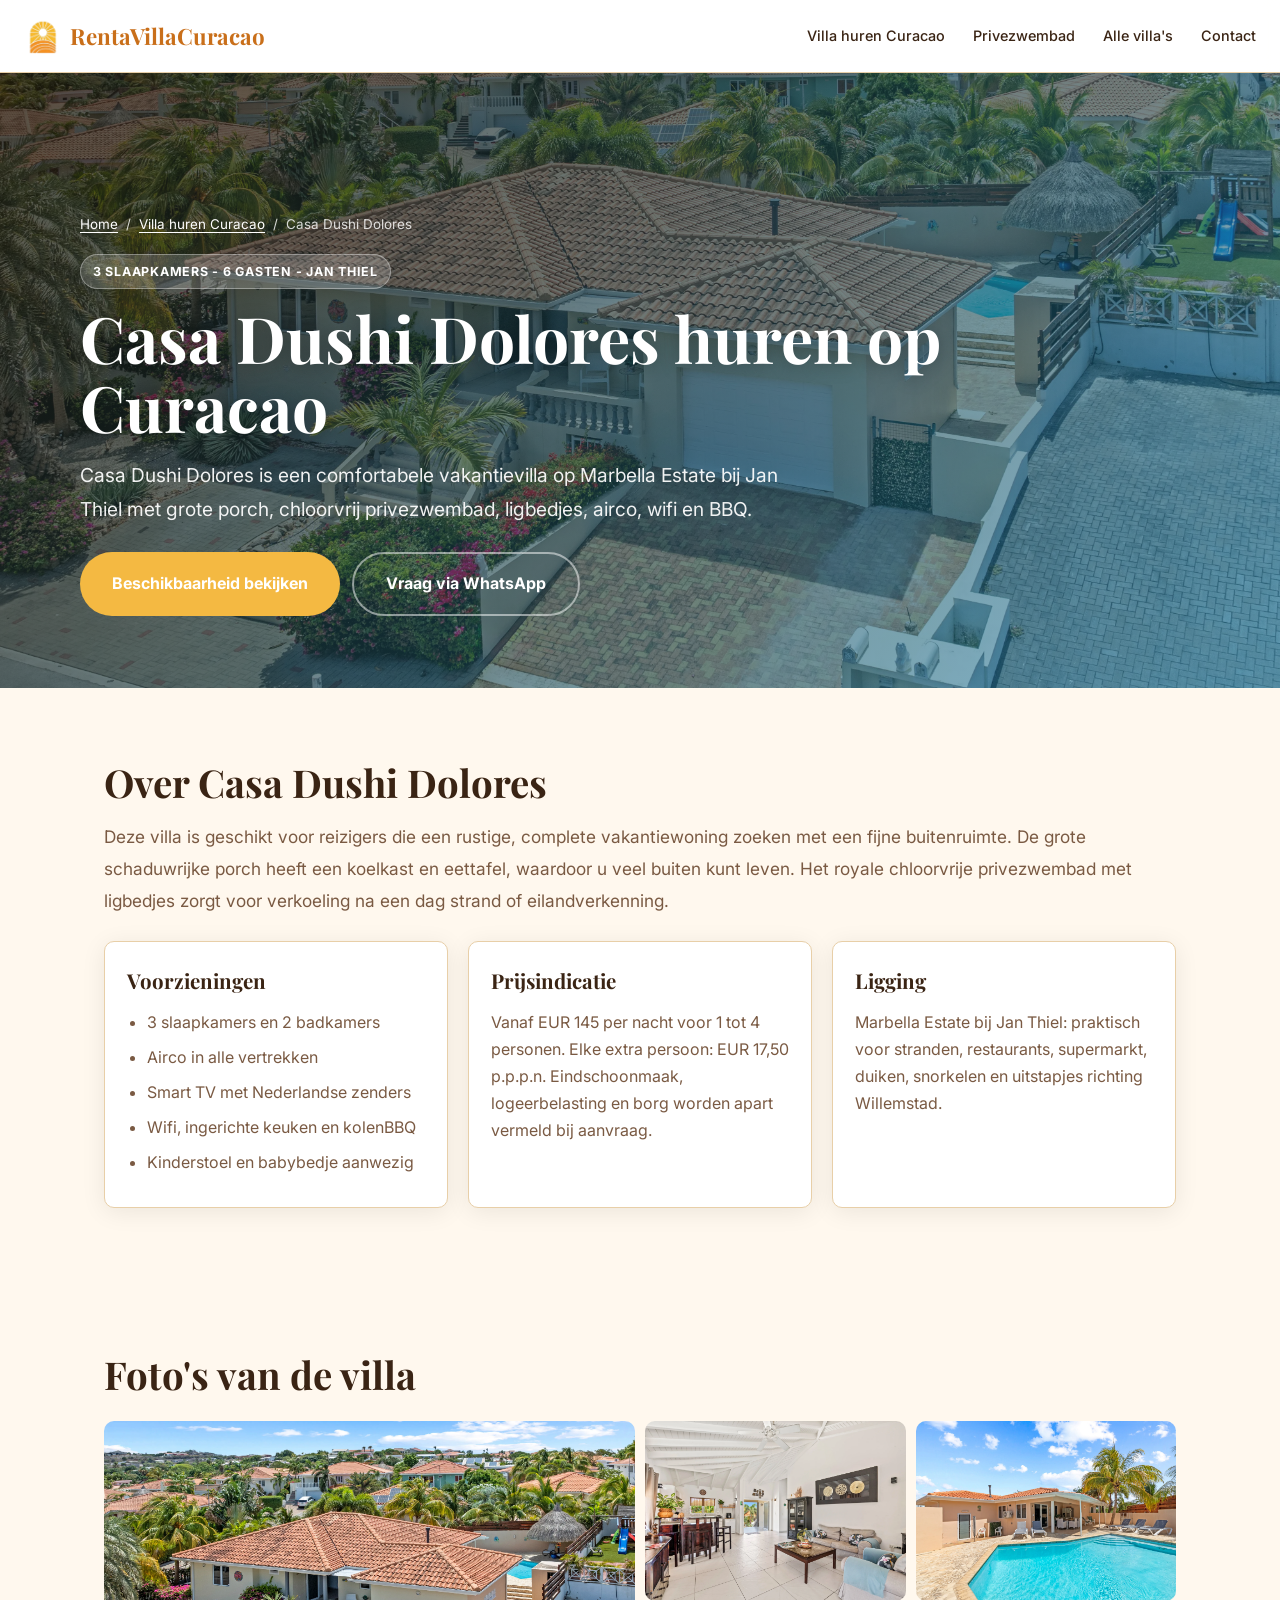
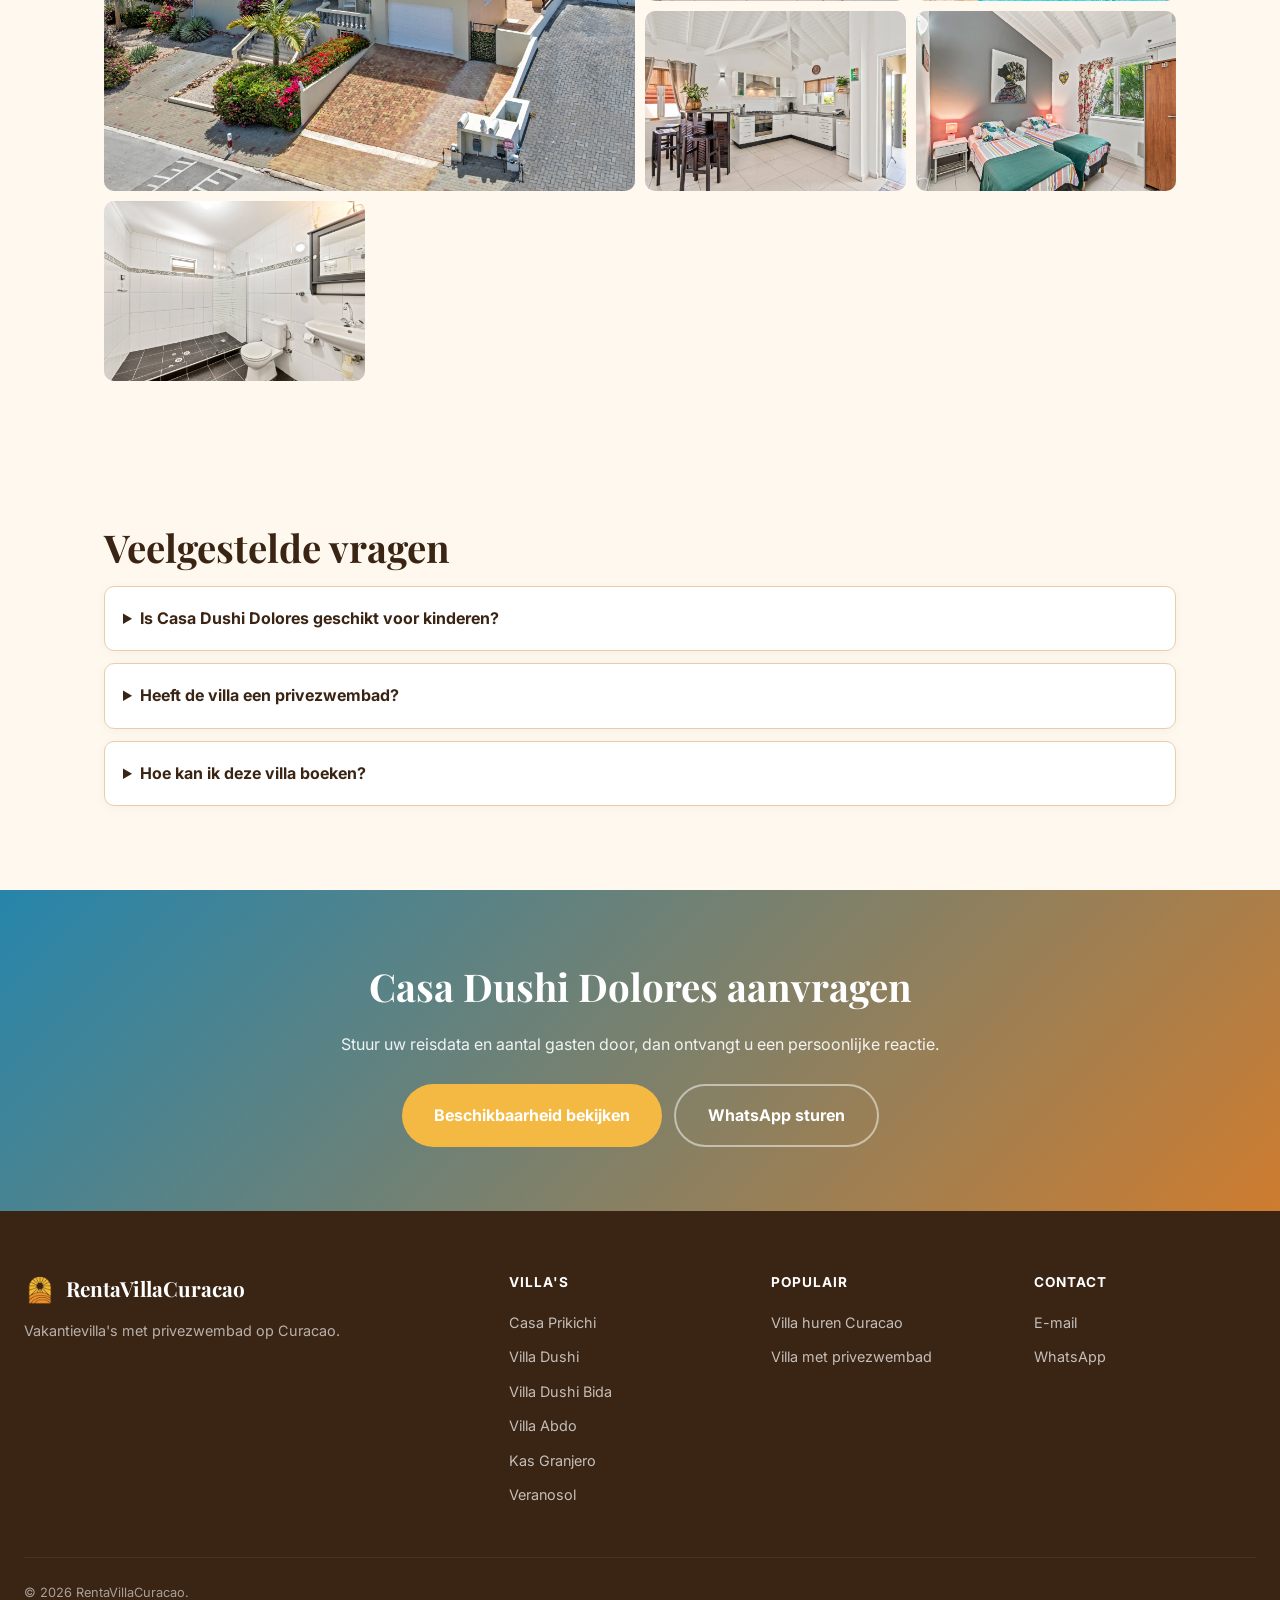
<file: villas/casa-dushi-dolores/index.html>
﻿<!DOCTYPE html>
<html lang="nl">
<head>
    <meta charset="UTF-8">
    <meta name="viewport" content="width=device-width, initial-scale=1.0">
    <title>Casa Dushi Dolores huren op Curacao | Villa Jan Thiel</title>
    <meta name="description" content="Casa Dushi Dolores huren op Curacao: villa bij Jan Thiel met 3 slaapkamers, privezwembad, grote porch, airco, wifi en BBQ. Vanaf EUR 145 per nacht.">
    <meta name="robots" content="index, follow">
    <link rel="canonical" href="https://rentavillacuracao.net/villas/casa-dushi-dolores/">
    <meta property="og:title" content="Casa Dushi Dolores huren op Curacao">
    <meta property="og:site_name" content="RentaVillaCuracao">
    <meta property="og:description" content="Vakantievilla met privezwembad op Marbella Estate bij Jan Thiel.">
    <meta property="og:type" content="website">
    <meta property="og:url" content="https://rentavillacuracao.net/villas/casa-dushi-dolores/">
    <meta property="og:image" content="https://rentavillacuracao.net/images/casa-dushi-dolores/hero.webp">
    <link rel="icon" type="image/png" sizes="512x512" href="/favicon.png">
    <link rel="icon" type="image/webp" href="/images/logo.webp">
    <link rel="apple-touch-icon" href="/favicon.png">
    <link rel="preconnect" href="https://fonts.googleapis.com">
    <link href="https://fonts.googleapis.com/css2?family=Playfair+Display:wght@400;600;700&family=Inter:wght@300;400;500;600;700&display=swap" rel="stylesheet">
    <link rel="stylesheet" href="/css/styles.css">
    <script type="application/ld+json">
    {
      "@context": "https://schema.org",
      "@graph": [
        {"@type": "BreadcrumbList", "itemListElement": [
          {"@type": "ListItem", "position": 1, "name": "Home", "item": "https://rentavillacuracao.net/"},
          {"@type": "ListItem", "position": 2, "name": "Villa huren Curacao", "item": "https://rentavillacuracao.net/villa-huren-curacao/"},
          {"@type": "ListItem", "position": 3, "name": "Casa Dushi Dolores", "item": "https://rentavillacuracao.net/villas/casa-dushi-dolores/"}
        ]},
        {
          "@type": "VacationRental",
          "@id": "https://rentavillacuracao.net/villas/casa-dushi-dolores/#rental",
          "name": "Casa Dushi Dolores",
          "identifier": "casa-dushi-dolores",
          "url": "https://rentavillacuracao.net/villas/casa-dushi-dolores/",
          "description": "Vakantievilla op Marbella Estate in Jan Thiel met 3 slaapkamers, 2 badkamers, airco, wifi, BBQ en chloorvrij privezwembad.",
          "image": [
            "https://rentavillacuracao.net/images/casa-dushi-dolores/hero.webp",
            "https://rentavillacuracao.net/images/casa-dushi-dolores/woonkamer.webp",
            "https://rentavillacuracao.net/images/casa-dushi-dolores/pool1.webp",
            "https://rentavillacuracao.net/images/casa-dushi-dolores/keuken.webp",
            "https://rentavillacuracao.net/images/casa-dushi-dolores/porch.webp",
            "https://rentavillacuracao.net/images/casa-dushi-dolores/palapa.webp",
            "https://rentavillacuracao.net/images/casa-dushi-dolores/slaapkamer.webp",
            "https://rentavillacuracao.net/images/casa-dushi-dolores/slaapkamer2.webp",
            "https://rentavillacuracao.net/images/casa-dushi-dolores/badkamer.webp"
          ],
          "address": {"@type": "PostalAddress", "addressLocality": "Jan Thiel", "addressRegion": "Curacao", "addressCountry": "CW"},
          "geo": {"@type": "GeoCoordinates", "latitude": 12.088301803572978, "longitude": -68.87373723058218},
          "brand": {"@type": "Brand", "name": "RentaVillaCuracao"},
          "containsPlace": {"@type": "Accommodation", "additionalType": "EntirePlace", "occupancy": {"@type": "QuantitativeValue", "value": 6}, "numberOfBedrooms": 3, "numberOfBathroomsTotal": 2},
          "amenityFeature": [
            {"@type": "LocationFeatureSpecification", "name": "pool", "value": true},
            {"@type": "LocationFeatureSpecification", "name": "poolType", "value": "Outdoor"},
            {"@type": "LocationFeatureSpecification", "name": "ac", "value": true},
            {"@type": "LocationFeatureSpecification", "name": "wifi", "value": true},
            {"@type": "LocationFeatureSpecification", "name": "kitchen", "value": true},
            {"@type": "LocationFeatureSpecification", "name": "outdoorGrill", "value": true},
            {"@type": "LocationFeatureSpecification", "name": "crib", "value": true}
          ]
        }
      ]
    }
    </script>
</head>
<body class="seo-page">
<nav class="nav" aria-label="Hoofdnavigatie"><div class="nav-inner"><a href="/" class="nav-logo"><img src="/images/logo.webp" alt="RentaVillaCuracao logo" style="height:38px;width:auto;"> RentaVillaCuracao</a><div class="nav-links"><a href="/villa-huren-curacao/">Villa huren Curacao</a><a href="/villa-met-privezwembad-curacao/">Privezwembad</a><a href="/#villas">Alle villa's</a><a href="/#contact">Contact</a></div></div></nav>
<header class="seo-hero" style="--seo-hero-image:url('/images/casa-dushi-dolores/hero.webp');"><div class="seo-hero-inner"><nav class="breadcrumbs" aria-label="Breadcrumbs"><a href="/">Home</a><span>/</span><a href="/villa-huren-curacao/">Villa huren Curacao</a><span>/</span><span>Casa Dushi Dolores</span></nav><span class="seo-eyebrow">3 slaapkamers - 6 gasten - Jan Thiel</span><h1>Casa Dushi Dolores huren op Curacao</h1><p>Casa Dushi Dolores is een comfortabele vakantievilla op Marbella Estate bij Jan Thiel met grote porch, chloorvrij privezwembad, ligbedjes, airco, wifi en BBQ.</p><div class="seo-actions"><a href="/#villas" class="btn-cta btn-cta-primary">Beschikbaarheid bekijken</a><a href="https://wa.me/59996779250?text=Ik%20wil%20graag%20Casa%20Dushi%20Dolores%20huren" target="_blank" rel="noopener" class="btn-cta btn-cta-outline">Vraag via WhatsApp</a></div></div></header>
<main>
<section class="seo-section"><h2>Over Casa Dushi Dolores</h2><p class="seo-lead">Deze villa is geschikt voor reizigers die een rustige, complete vakantiewoning zoeken met een fijne buitenruimte. De grote schaduwrijke porch heeft een koelkast en eettafel, waardoor u veel buiten kunt leven. Het royale chloorvrije privezwembad met ligbedjes zorgt voor verkoeling na een dag strand of eilandverkenning.</p><div class="seo-grid"><div class="seo-card"><h3>Voorzieningen</h3><ul><li>3 slaapkamers en 2 badkamers</li><li>Airco in alle vertrekken</li><li>Smart TV met Nederlandse zenders</li><li>Wifi, ingerichte keuken en kolenBBQ</li><li>Kinderstoel en babybedje aanwezig</li></ul></div><div class="seo-card"><h3>Prijsindicatie</h3><p>Vanaf EUR 145 per nacht voor 1 tot 4 personen. Elke extra persoon: EUR 17,50 p.p.p.n. Eindschoonmaak, logeerbelasting en borg worden apart vermeld bij aanvraag.</p></div><div class="seo-card"><h3>Ligging</h3><p>Marbella Estate bij Jan Thiel: praktisch voor stranden, restaurants, supermarkt, duiken, snorkelen en uitstapjes richting Willemstad.</p></div></div></section>
<section class="seo-section"><h2>Foto's van de villa</h2><div class="seo-gallery"><img src="/images/casa-dushi-dolores/hero.webp" alt="Casa Dushi Dolores buitenzijde"><img src="/images/casa-dushi-dolores/woonkamer.webp" alt="Woonkamer Casa Dushi Dolores"><img src="/images/casa-dushi-dolores/pool1.webp" alt="Privezwembad Casa Dushi Dolores"><img src="/images/casa-dushi-dolores/keuken.webp" alt="Keuken Casa Dushi Dolores"><img src="/images/casa-dushi-dolores/slaapkamer.webp" alt="Slaapkamer Casa Dushi Dolores"><img src="/images/casa-dushi-dolores/badkamer.webp" alt="Badkamer Casa Dushi Dolores"></div></section>
<section class="seo-section seo-faq"><h2>Veelgestelde vragen</h2><details><summary>Is Casa Dushi Dolores geschikt voor kinderen?</summary><p>Ja, de villa heeft onder andere een kinderstoel en babybedje. Het zwembad is niet afgeschermd, dus toezicht blijft nodig.</p></details><details><summary>Heeft de villa een privezwembad?</summary><p>Ja, Casa Dushi Dolores heeft een chloorvrij privezwembad met ligbedjes.</p></details><details><summary>Hoe kan ik deze villa boeken?</summary><p>Bekijk de beschikbaarheid via het villa-overzicht of stuur een WhatsApp-bericht. Uw gastvrouw bevestigt persoonlijk.</p></details></section>
<section class="seo-cta-band"><h2>Casa Dushi Dolores aanvragen</h2><p>Stuur uw reisdata en aantal gasten door, dan ontvangt u een persoonlijke reactie.</p><div class="seo-actions" style="justify-content:center;"><a href="/#villas" class="btn-cta btn-cta-primary">Beschikbaarheid bekijken</a><a href="https://wa.me/59996779250" target="_blank" rel="noopener" class="btn-cta btn-cta-outline">WhatsApp sturen</a></div></section>
</main>
<footer class="footer"><div class="footer-inner"><div class="footer-brand"><h3><img src="/images/logo.webp" alt="RentaVillaCuracao logo"> RentaVillaCuracao</h3><p>Vakantievilla's met privezwembad op Curacao.</p></div><nav class="footer-col"><h4>Villa's</h4><a href="/villas/casa-prikichi/">Casa Prikichi</a><a href="/villas/villa-dushi/">Villa Dushi</a><a href="/villas/villa-dushi-bida/">Villa Dushi Bida</a><a href="/villas/villa-abdo/">Villa Abdo</a><a href="/villas/kas-granjero/">Kas Granjero</a><a href="/villas/veranosol/">Veranosol</a></nav><nav class="footer-col"><h4>Populair</h4><a href="/villa-huren-curacao/">Villa huren Curacao</a><a href="/villa-met-privezwembad-curacao/">Villa met privezwembad</a></nav><nav class="footer-col"><h4>Contact</h4><a href="mailto:rentavillacuracao@gmail.com">E-mail</a><a href="https://wa.me/59996779250" target="_blank" rel="noopener">WhatsApp</a></nav></div><div class="footer-bottom"><span>© 2026 RentaVillaCuracao.</span></div></footer>
</body>
</html>
</file>
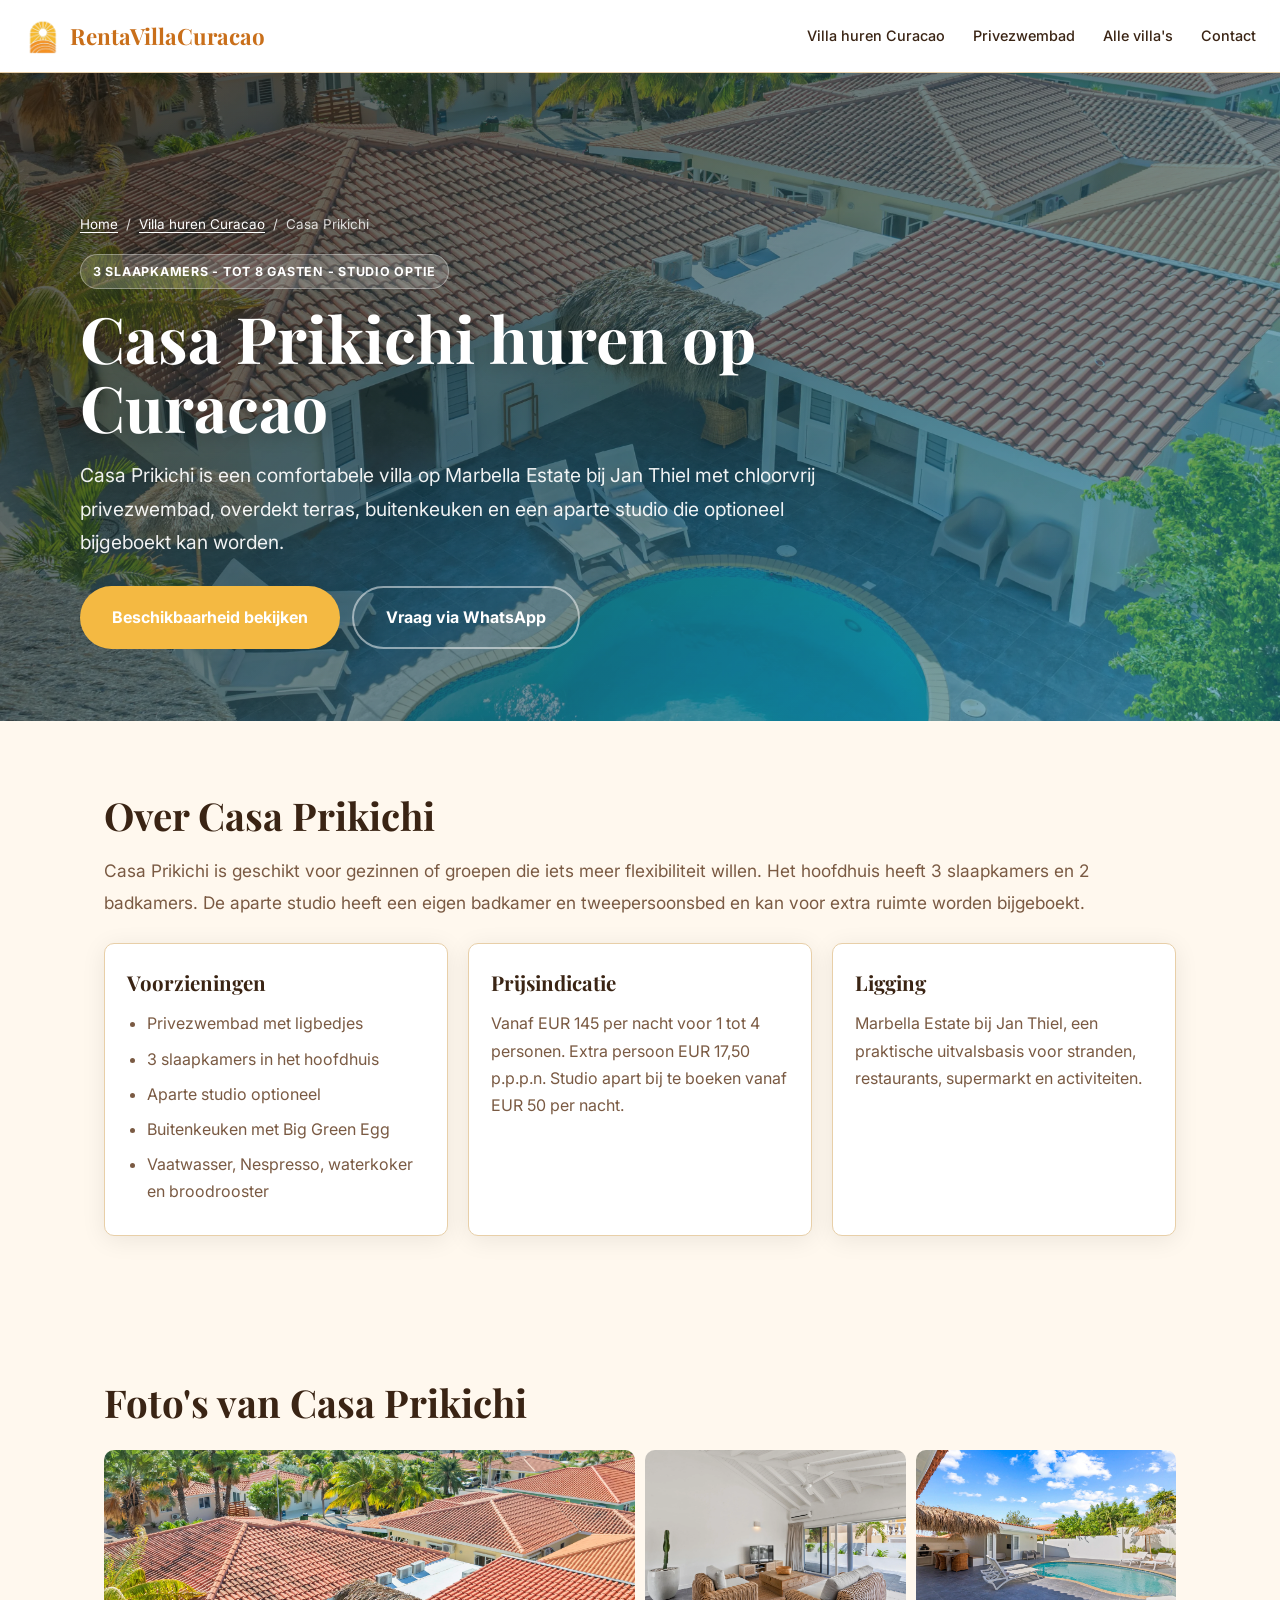
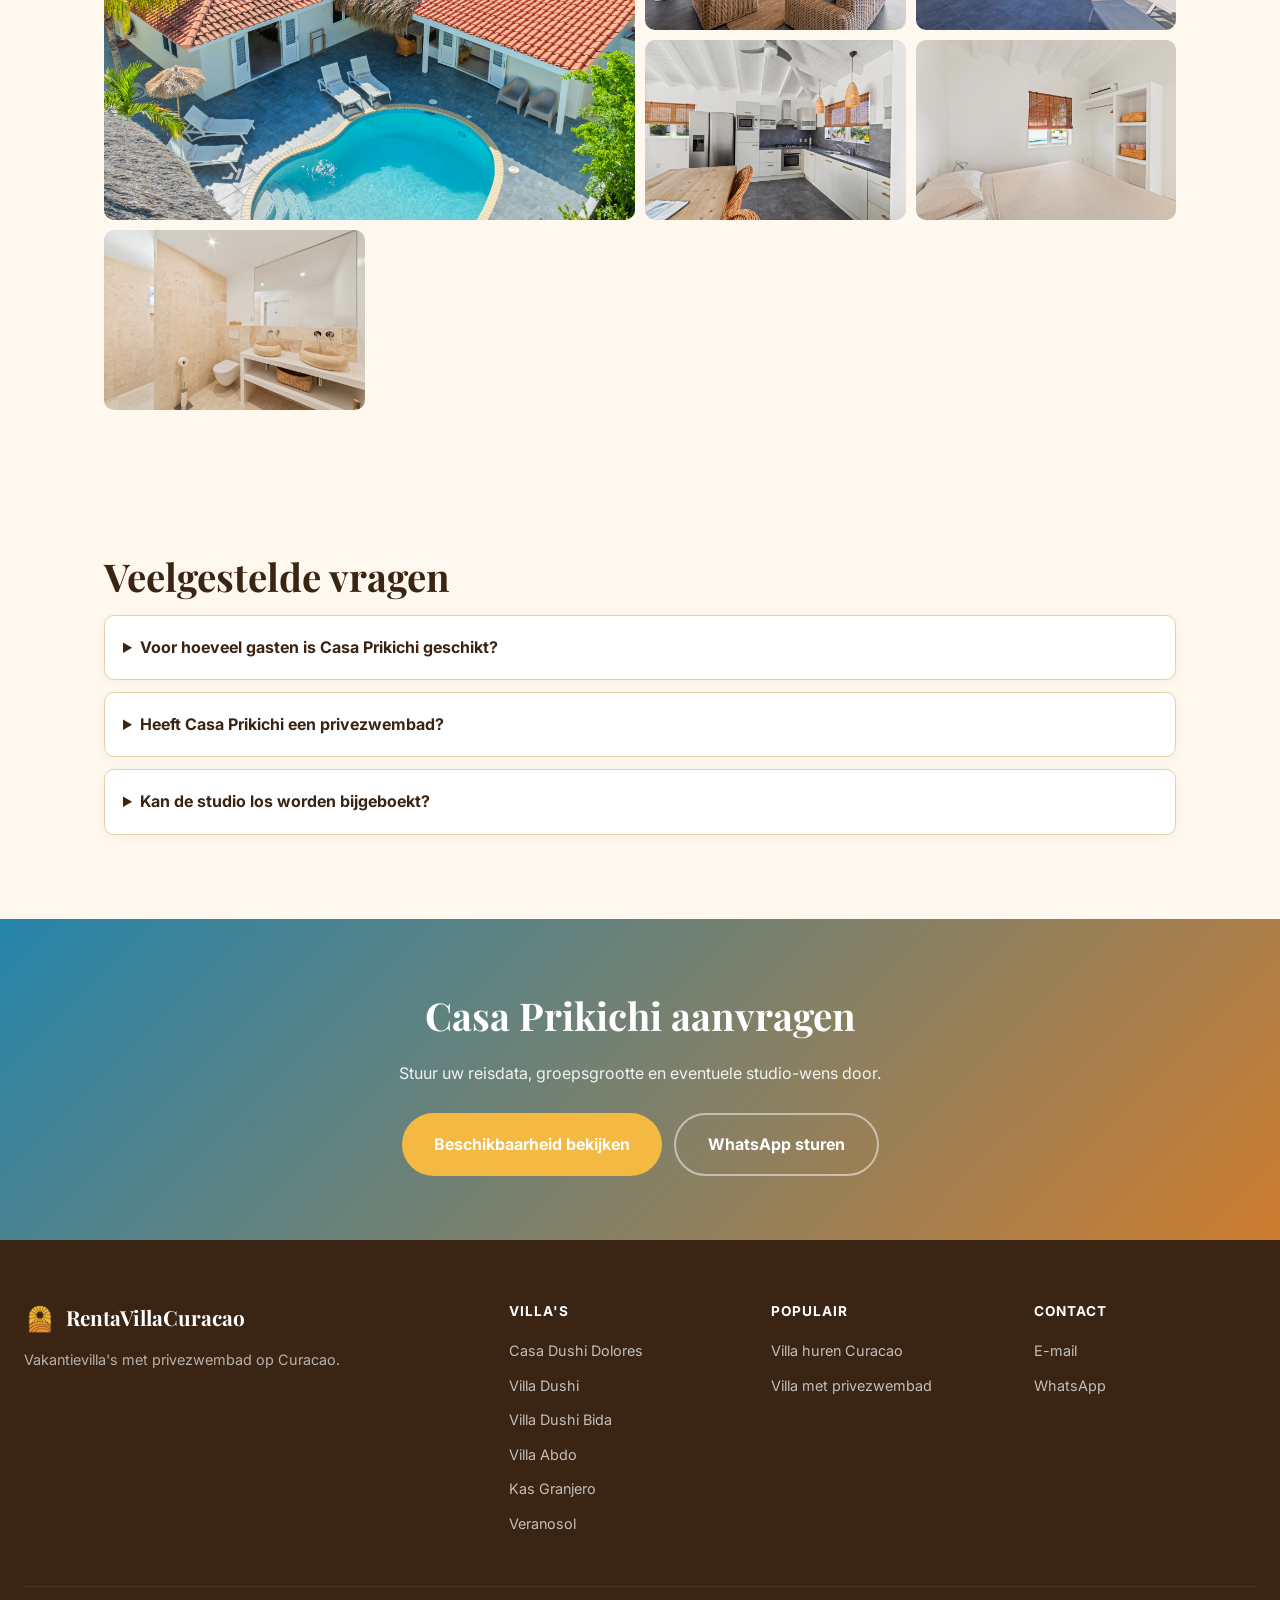
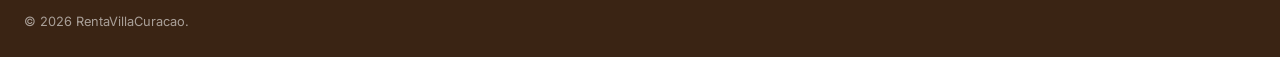
<file: villas/casa-prikichi/index.html>
﻿<!DOCTYPE html>
<html lang="nl">
<head>
    <meta charset="UTF-8">
    <meta name="viewport" content="width=device-width, initial-scale=1.0">
    <title>Casa Prikichi huren op Curacao | Villa met studio optie</title>
    <meta name="description" content="Casa Prikichi huren op Curacao: villa bij Jan Thiel met privezwembad, 3 slaapkamers, 2 badkamers en optionele studio voor extra gasten.">
    <meta name="robots" content="index, follow">
    <link rel="canonical" href="https://rentavillacuracao.net/villas/casa-prikichi/">
    <meta property="og:title" content="Casa Prikichi huren op Curacao">
    <meta property="og:site_name" content="RentaVillaCuracao">
    <meta property="og:description" content="Villa met privezwembad en studio-optie op Marbella Estate bij Jan Thiel.">
    <meta property="og:type" content="website">
    <meta property="og:url" content="https://rentavillacuracao.net/villas/casa-prikichi/">
    <meta property="og:image" content="https://rentavillacuracao.net/images/casa-prikichi/hero.webp">
    <link rel="icon" type="image/png" sizes="512x512" href="/favicon.png">
    <link rel="icon" type="image/webp" href="/images/logo.webp">
    <link rel="apple-touch-icon" href="/favicon.png">
    <link rel="preconnect" href="https://fonts.googleapis.com">
    <link href="https://fonts.googleapis.com/css2?family=Playfair+Display:wght@400;600;700&family=Inter:wght@300;400;500;600;700&display=swap" rel="stylesheet">
    <link rel="stylesheet" href="/css/styles.css">
    <script type="application/ld+json">
    {"@context":"https://schema.org","@graph":[{"@type":"BreadcrumbList","itemListElement":[{"@type":"ListItem","position":1,"name":"Home","item":"https://rentavillacuracao.net/"},{"@type":"ListItem","position":2,"name":"Villa huren Curacao","item":"https://rentavillacuracao.net/villa-huren-curacao/"},{"@type":"ListItem","position":3,"name":"Casa Prikichi","item":"https://rentavillacuracao.net/villas/casa-prikichi/"}]},{"@type":"VacationRental","@id":"https://rentavillacuracao.net/villas/casa-prikichi/#rental","name":"Casa Prikichi","identifier":"casa-prikichi","url":"https://rentavillacuracao.net/villas/casa-prikichi/","description":"Vakantievilla op Marbella Estate in Jan Thiel met privezwembad, 3 slaapkamers, 2 badkamers en studio-optie.","image":["https://rentavillacuracao.net/images/casa-prikichi/hero.webp","https://rentavillacuracao.net/images/casa-prikichi/voorkant.webp","https://rentavillacuracao.net/images/casa-prikichi/woonkamer.webp","https://rentavillacuracao.net/images/casa-prikichi/keuken.webp","https://rentavillacuracao.net/images/casa-prikichi/badkamer.webp","https://rentavillacuracao.net/images/casa-prikichi/slaapkamer.webp","https://rentavillacuracao.net/images/casa-prikichi/slaapkamer2.webp","https://rentavillacuracao.net/images/casa-prikichi/slaapkamer3.webp","https://rentavillacuracao.net/images/casa-prikichi/pool.webp","https://rentavillacuracao.net/images/casa-prikichi/porch.webp"],"address":{"@type":"PostalAddress","addressLocality":"Jan Thiel","addressRegion":"Curacao","addressCountry":"CW"},"geo":{"@type":"GeoCoordinates","latitude":12.088211344128547,"longitude":-68.87312412955495},"brand":{"@type":"Brand","name":"RentaVillaCuracao"},"containsPlace":{"@type":"Accommodation","additionalType":"EntirePlace","occupancy":{"@type":"QuantitativeValue","value":8},"numberOfBedrooms":3,"numberOfBathroomsTotal":2},"amenityFeature":[{"@type":"LocationFeatureSpecification","name":"pool","value":true},{"@type":"LocationFeatureSpecification","name":"poolType","value":"Outdoor"},{"@type":"LocationFeatureSpecification","name":"ac","value":true},{"@type":"LocationFeatureSpecification","name":"wifi","value":true},{"@type":"LocationFeatureSpecification","name":"kitchen","value":true},{"@type":"LocationFeatureSpecification","name":"outdoorGrill","value":true}] }]}
    </script>
</head>
<body class="seo-page">
<nav class="nav" aria-label="Hoofdnavigatie"><div class="nav-inner"><a href="/" class="nav-logo"><img src="/images/logo.webp" alt="RentaVillaCuracao logo" style="height:38px;width:auto;"> RentaVillaCuracao</a><div class="nav-links"><a href="/villa-huren-curacao/">Villa huren Curacao</a><a href="/villa-met-privezwembad-curacao/">Privezwembad</a><a href="/#villas">Alle villa's</a><a href="/#contact">Contact</a></div></div></nav>
<header class="seo-hero" style="--seo-hero-image:url('/images/casa-prikichi/hero.webp');"><div class="seo-hero-inner"><nav class="breadcrumbs" aria-label="Breadcrumbs"><a href="/">Home</a><span>/</span><a href="/villa-huren-curacao/">Villa huren Curacao</a><span>/</span><span>Casa Prikichi</span></nav><span class="seo-eyebrow">3 slaapkamers - tot 8 gasten - studio optie</span><h1>Casa Prikichi huren op Curacao</h1><p>Casa Prikichi is een comfortabele villa op Marbella Estate bij Jan Thiel met chloorvrij privezwembad, overdekt terras, buitenkeuken en een aparte studio die optioneel bijgeboekt kan worden.</p><div class="seo-actions"><a href="/#villas" class="btn-cta btn-cta-primary">Beschikbaarheid bekijken</a><a href="https://wa.me/59996779250?text=Ik%20wil%20graag%20Casa%20Prikichi%20huren" target="_blank" rel="noopener" class="btn-cta btn-cta-outline">Vraag via WhatsApp</a></div></div></header>
<main><section class="seo-section"><h2>Over Casa Prikichi</h2><p class="seo-lead">Casa Prikichi is geschikt voor gezinnen of groepen die iets meer flexibiliteit willen. Het hoofdhuis heeft 3 slaapkamers en 2 badkamers. De aparte studio heeft een eigen badkamer en tweepersoonsbed en kan voor extra ruimte worden bijgeboekt.</p><div class="seo-grid"><div class="seo-card"><h3>Voorzieningen</h3><ul><li>Privezwembad met ligbedjes</li><li>3 slaapkamers in het hoofdhuis</li><li>Aparte studio optioneel</li><li>Buitenkeuken met Big Green Egg</li><li>Vaatwasser, Nespresso, waterkoker en broodrooster</li></ul></div><div class="seo-card"><h3>Prijsindicatie</h3><p>Vanaf EUR 145 per nacht voor 1 tot 4 personen. Extra persoon EUR 17,50 p.p.p.n. Studio apart bij te boeken vanaf EUR 50 per nacht.</p></div><div class="seo-card"><h3>Ligging</h3><p>Marbella Estate bij Jan Thiel, een praktische uitvalsbasis voor stranden, restaurants, supermarkt en activiteiten.</p></div></div></section><section class="seo-section"><h2>Foto's van Casa Prikichi</h2><div class="seo-gallery"><img src="/images/casa-prikichi/hero.webp" alt="Casa Prikichi buitenzijde"><img src="/images/casa-prikichi/woonkamer.webp" alt="Woonkamer Casa Prikichi"><img src="/images/casa-prikichi/pool.webp" alt="Zwembad Casa Prikichi"><img src="/images/casa-prikichi/keuken.webp" alt="Keuken Casa Prikichi"><img src="/images/casa-prikichi/slaapkamer.webp" alt="Slaapkamer Casa Prikichi"><img src="/images/casa-prikichi/badkamer.webp" alt="Badkamer Casa Prikichi"></div></section><section class="seo-section seo-faq"><h2>Veelgestelde vragen</h2><details><summary>Voor hoeveel gasten is Casa Prikichi geschikt?</summary><p>Het hoofdhuis is geschikt voor maximaal 6 gasten. Met de optionele studio is de villa geschikt voor een grotere groep.</p></details><details><summary>Heeft Casa Prikichi een privezwembad?</summary><p>Ja, Casa Prikichi heeft een chloorvrij privezwembad met ligbedjes.</p></details><details><summary>Kan de studio los worden bijgeboekt?</summary><p>Ja, de studio kan apart worden bijgeboekt. Vraag de actuele beschikbaarheid en voorwaarden op bij de gastvrouw.</p></details></section><section class="seo-cta-band"><h2>Casa Prikichi aanvragen</h2><p>Stuur uw reisdata, groepsgrootte en eventuele studio-wens door.</p><div class="seo-actions" style="justify-content:center;"><a href="/#villas" class="btn-cta btn-cta-primary">Beschikbaarheid bekijken</a><a href="https://wa.me/59996779250" target="_blank" rel="noopener" class="btn-cta btn-cta-outline">WhatsApp sturen</a></div></section></main>
<footer class="footer"><div class="footer-inner"><div class="footer-brand"><h3><img src="/images/logo.webp" alt="RentaVillaCuracao logo"> RentaVillaCuracao</h3><p>Vakantievilla's met privezwembad op Curacao.</p></div><nav class="footer-col"><h4>Villa's</h4><a href="/villas/casa-dushi-dolores/">Casa Dushi Dolores</a><a href="/villas/villa-dushi/">Villa Dushi</a><a href="/villas/villa-dushi-bida/">Villa Dushi Bida</a><a href="/villas/villa-abdo/">Villa Abdo</a><a href="/villas/kas-granjero/">Kas Granjero</a><a href="/villas/veranosol/">Veranosol</a></nav><nav class="footer-col"><h4>Populair</h4><a href="/villa-huren-curacao/">Villa huren Curacao</a><a href="/villa-met-privezwembad-curacao/">Villa met privezwembad</a></nav><nav class="footer-col"><h4>Contact</h4><a href="mailto:rentavillacuracao@gmail.com">E-mail</a><a href="https://wa.me/59996779250" target="_blank" rel="noopener">WhatsApp</a></nav></div><div class="footer-bottom"><span>© 2026 RentaVillaCuracao.</span></div></footer>
</body>
</html>
</file>
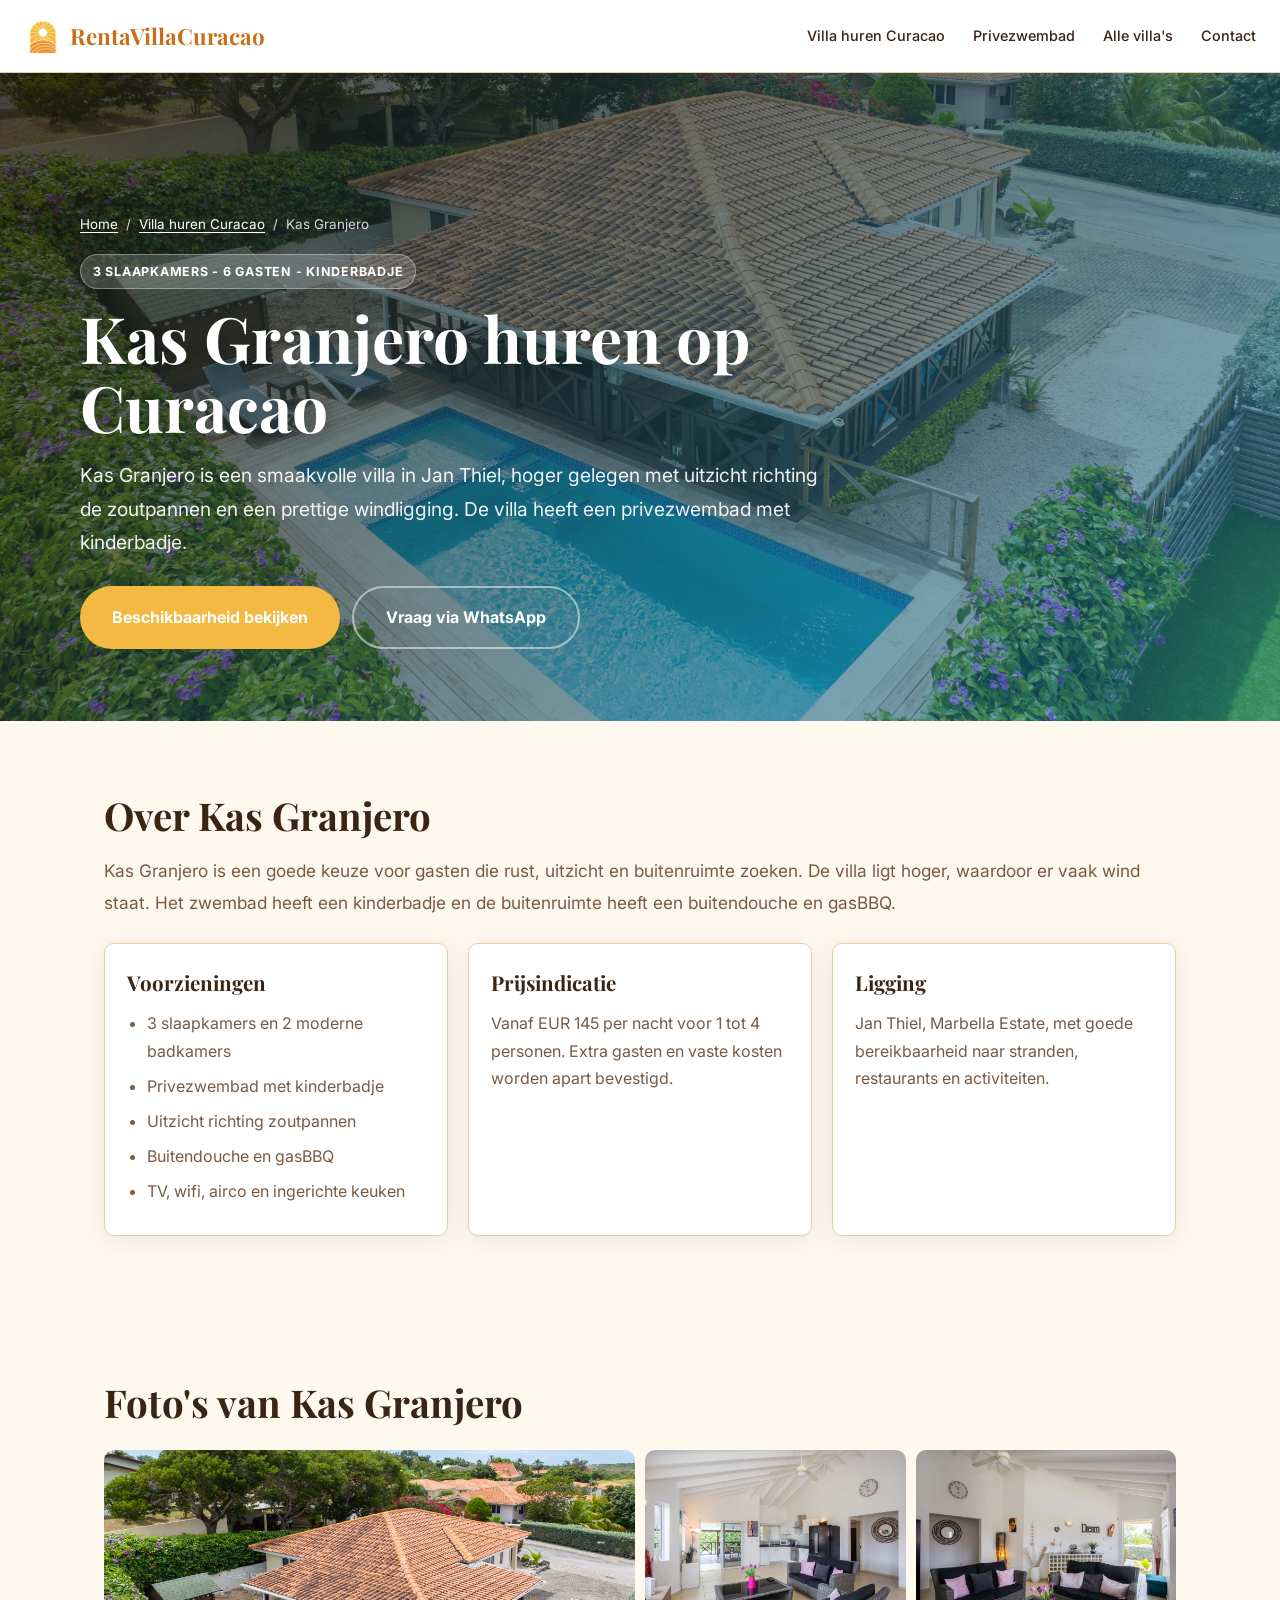
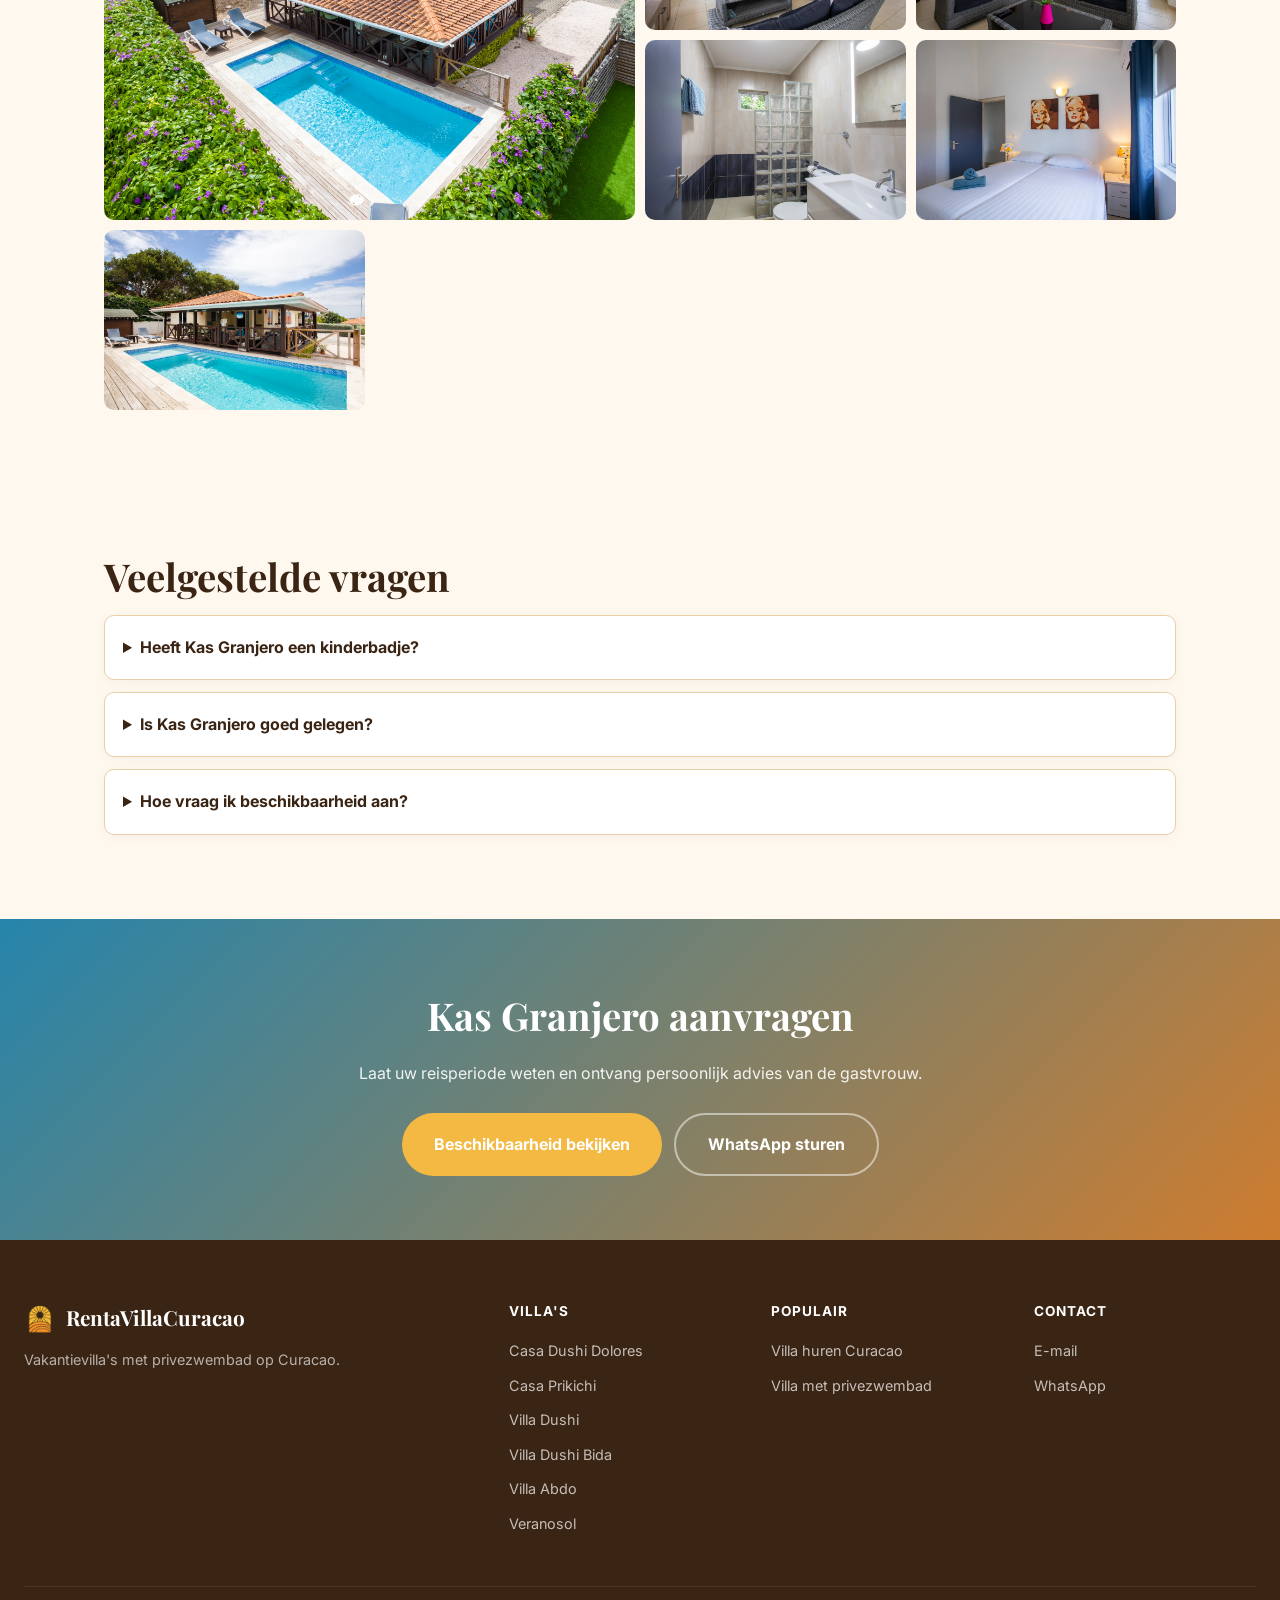
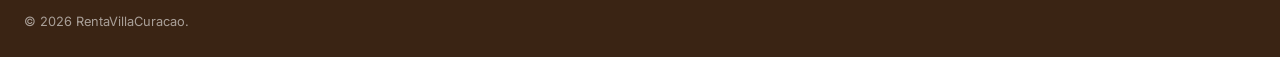
<file: villas/kas-granjero/index.html>
﻿<!DOCTYPE html>
<html lang="nl">
<head>
    <meta charset="UTF-8">
    <meta name="viewport" content="width=device-width, initial-scale=1.0">
    <title>Kas Granjero huren op Curacao | Villa met kinderbadje</title>
    <meta name="description" content="Kas Granjero huren op Curacao: smaakvolle villa bij Jan Thiel met privezwembad, kinderbadje, uitzicht richting zoutpannen, 3 slaapkamers en airco.">
    <meta name="robots" content="index, follow">
    <link rel="canonical" href="https://rentavillacuracao.net/villas/kas-granjero/">
    <meta property="og:title" content="Kas Granjero huren op Curacao">
    <meta property="og:site_name" content="RentaVillaCuracao">
    <meta property="og:description" content="Villa met privezwembad, kinderbadje en uitzicht richting de zoutpannen bij Jan Thiel.">
    <meta property="og:type" content="website">
    <meta property="og:url" content="https://rentavillacuracao.net/villas/kas-granjero/">
    <meta property="og:image" content="https://rentavillacuracao.net/images/kas-granjero/hero.webp">
    <link rel="icon" type="image/png" sizes="512x512" href="/favicon.png">
    <link rel="icon" type="image/webp" href="/images/logo.webp">
    <link rel="apple-touch-icon" href="/favicon.png">
    <link rel="preconnect" href="https://fonts.googleapis.com">
    <link href="https://fonts.googleapis.com/css2?family=Playfair+Display:wght@400;600;700&family=Inter:wght@300;400;500;600;700&display=swap" rel="stylesheet">
    <link rel="stylesheet" href="/css/styles.css">
    <script type="application/ld+json">
    {"@context":"https://schema.org","@graph":[{"@type":"BreadcrumbList","itemListElement":[{"@type":"ListItem","position":1,"name":"Home","item":"https://rentavillacuracao.net/"},{"@type":"ListItem","position":2,"name":"Villa huren Curacao","item":"https://rentavillacuracao.net/villa-huren-curacao/"},{"@type":"ListItem","position":3,"name":"Kas Granjero","item":"https://rentavillacuracao.net/villas/kas-granjero/"}]},{"@type":"VacationRental","@id":"https://rentavillacuracao.net/villas/kas-granjero/#rental","name":"Kas Granjero","identifier":"kas-granjero","url":"https://rentavillacuracao.net/villas/kas-granjero/","description":"Smaakvolle villa bij Jan Thiel met uitzicht richting de zoutpannen, privezwembad met kinderbadje, 3 slaapkamers en 2 badkamers.","image":["https://rentavillacuracao.net/images/kas-granjero/hero.webp","https://rentavillacuracao.net/images/kas-granjero/voorkant.webp","https://rentavillacuracao.net/images/kas-granjero/woonkamer.webp","https://rentavillacuracao.net/images/kas-granjero/woonkamer2.webp","https://rentavillacuracao.net/images/kas-granjero/badkamer.webp","https://rentavillacuracao.net/images/kas-granjero/badkamer2.webp","https://rentavillacuracao.net/images/kas-granjero/slaapkamer.webp","https://rentavillacuracao.net/images/kas-granjero/slaapkamer2.webp","https://rentavillacuracao.net/images/kas-granjero/slaapkamer3.webp","https://rentavillacuracao.net/images/kas-granjero/pool.webp"],"address":{"@type":"PostalAddress","addressLocality":"Jan Thiel","addressRegion":"Curacao","addressCountry":"CW"},"geo":{"@type":"GeoCoordinates","latitude":12.087534600615394,"longitude":-68.87263762428553},"brand":{"@type":"Brand","name":"RentaVillaCuracao"},"containsPlace":{"@type":"Accommodation","additionalType":"EntirePlace","occupancy":{"@type":"QuantitativeValue","value":6},"numberOfBedrooms":3,"numberOfBathroomsTotal":2},"amenityFeature":[{"@type":"LocationFeatureSpecification","name":"pool","value":true},{"@type":"LocationFeatureSpecification","name":"poolType","value":"Outdoor"},{"@type":"LocationFeatureSpecification","name":"childFriendly","value":true},{"@type":"LocationFeatureSpecification","name":"ac","value":true},{"@type":"LocationFeatureSpecification","name":"wifi","value":true},{"@type":"LocationFeatureSpecification","name":"kitchen","value":true},{"@type":"LocationFeatureSpecification","name":"outdoorGrill","value":true}] }]}
    </script>
</head>
<body class="seo-page">
<nav class="nav" aria-label="Hoofdnavigatie"><div class="nav-inner"><a href="/" class="nav-logo"><img src="/images/logo.webp" alt="RentaVillaCuracao logo" style="height:38px;width:auto;"> RentaVillaCuracao</a><div class="nav-links"><a href="/villa-huren-curacao/">Villa huren Curacao</a><a href="/villa-met-privezwembad-curacao/">Privezwembad</a><a href="/#villas">Alle villa's</a><a href="/#contact">Contact</a></div></div></nav>
<header class="seo-hero" style="--seo-hero-image:url('/images/kas-granjero/hero.webp');"><div class="seo-hero-inner"><nav class="breadcrumbs" aria-label="Breadcrumbs"><a href="/">Home</a><span>/</span><a href="/villa-huren-curacao/">Villa huren Curacao</a><span>/</span><span>Kas Granjero</span></nav><span class="seo-eyebrow">3 slaapkamers - 6 gasten - kinderbadje</span><h1>Kas Granjero huren op Curacao</h1><p>Kas Granjero is een smaakvolle villa in Jan Thiel, hoger gelegen met uitzicht richting de zoutpannen en een prettige windligging. De villa heeft een privezwembad met kinderbadje.</p><div class="seo-actions"><a href="/#villas" class="btn-cta btn-cta-primary">Beschikbaarheid bekijken</a><a href="https://wa.me/59996779250?text=Ik%20wil%20graag%20Kas%20Granjero%20huren" target="_blank" rel="noopener" class="btn-cta btn-cta-outline">Vraag via WhatsApp</a></div></div></header>
<main><section class="seo-section"><h2>Over Kas Granjero</h2><p class="seo-lead">Kas Granjero is een goede keuze voor gasten die rust, uitzicht en buitenruimte zoeken. De villa ligt hoger, waardoor er vaak wind staat. Het zwembad heeft een kinderbadje en de buitenruimte heeft een buitendouche en gasBBQ.</p><div class="seo-grid"><div class="seo-card"><h3>Voorzieningen</h3><ul><li>3 slaapkamers en 2 moderne badkamers</li><li>Privezwembad met kinderbadje</li><li>Uitzicht richting zoutpannen</li><li>Buitendouche en gasBBQ</li><li>TV, wifi, airco en ingerichte keuken</li></ul></div><div class="seo-card"><h3>Prijsindicatie</h3><p>Vanaf EUR 145 per nacht voor 1 tot 4 personen. Extra gasten en vaste kosten worden apart bevestigd.</p></div><div class="seo-card"><h3>Ligging</h3><p>Jan Thiel, Marbella Estate, met goede bereikbaarheid naar stranden, restaurants en activiteiten.</p></div></div></section><section class="seo-section"><h2>Foto's van Kas Granjero</h2><div class="seo-gallery"><img src="/images/kas-granjero/hero.webp" alt="Kas Granjero buitenzijde"><img src="/images/kas-granjero/woonkamer.webp" alt="Woonkamer Kas Granjero"><img src="/images/kas-granjero/woonkamer2.webp" alt="Zitruimte Kas Granjero"><img src="/images/kas-granjero/badkamer.webp" alt="Badkamer Kas Granjero"><img src="/images/kas-granjero/slaapkamer.webp" alt="Slaapkamer Kas Granjero"><img src="/images/kas-granjero/pool.webp" alt="Zwembad Kas Granjero"></div></section><section class="seo-section seo-faq"><h2>Veelgestelde vragen</h2><details><summary>Heeft Kas Granjero een kinderbadje?</summary><p>Ja, het privezwembad heeft een kinderbadje. Toezicht bij het zwembad blijft altijd nodig.</p></details><details><summary>Is Kas Granjero goed gelegen?</summary><p>Ja, de villa ligt bij Jan Thiel en is hoger gelegen met uitzicht richting de zoutpannen.</p></details><details><summary>Hoe vraag ik beschikbaarheid aan?</summary><p>Gebruik de beschikbaarheidskalender op de homepage of stuur uw reisdata via WhatsApp.</p></details></section><section class="seo-cta-band"><h2>Kas Granjero aanvragen</h2><p>Laat uw reisperiode weten en ontvang persoonlijk advies van de gastvrouw.</p><div class="seo-actions" style="justify-content:center;"><a href="/#villas" class="btn-cta btn-cta-primary">Beschikbaarheid bekijken</a><a href="https://wa.me/59996779250" target="_blank" rel="noopener" class="btn-cta btn-cta-outline">WhatsApp sturen</a></div></section></main>
<footer class="footer"><div class="footer-inner"><div class="footer-brand"><h3><img src="/images/logo.webp" alt="RentaVillaCuracao logo"> RentaVillaCuracao</h3><p>Vakantievilla's met privezwembad op Curacao.</p></div><nav class="footer-col"><h4>Villa's</h4><a href="/villas/casa-dushi-dolores/">Casa Dushi Dolores</a><a href="/villas/casa-prikichi/">Casa Prikichi</a><a href="/villas/villa-dushi/">Villa Dushi</a><a href="/villas/villa-dushi-bida/">Villa Dushi Bida</a><a href="/villas/villa-abdo/">Villa Abdo</a><a href="/villas/veranosol/">Veranosol</a></nav><nav class="footer-col"><h4>Populair</h4><a href="/villa-huren-curacao/">Villa huren Curacao</a><a href="/villa-met-privezwembad-curacao/">Villa met privezwembad</a></nav><nav class="footer-col"><h4>Contact</h4><a href="mailto:rentavillacuracao@gmail.com">E-mail</a><a href="https://wa.me/59996779250" target="_blank" rel="noopener">WhatsApp</a></nav></div><div class="footer-bottom"><span>© 2026 RentaVillaCuracao.</span></div></footer>
</body>
</html>
</file>
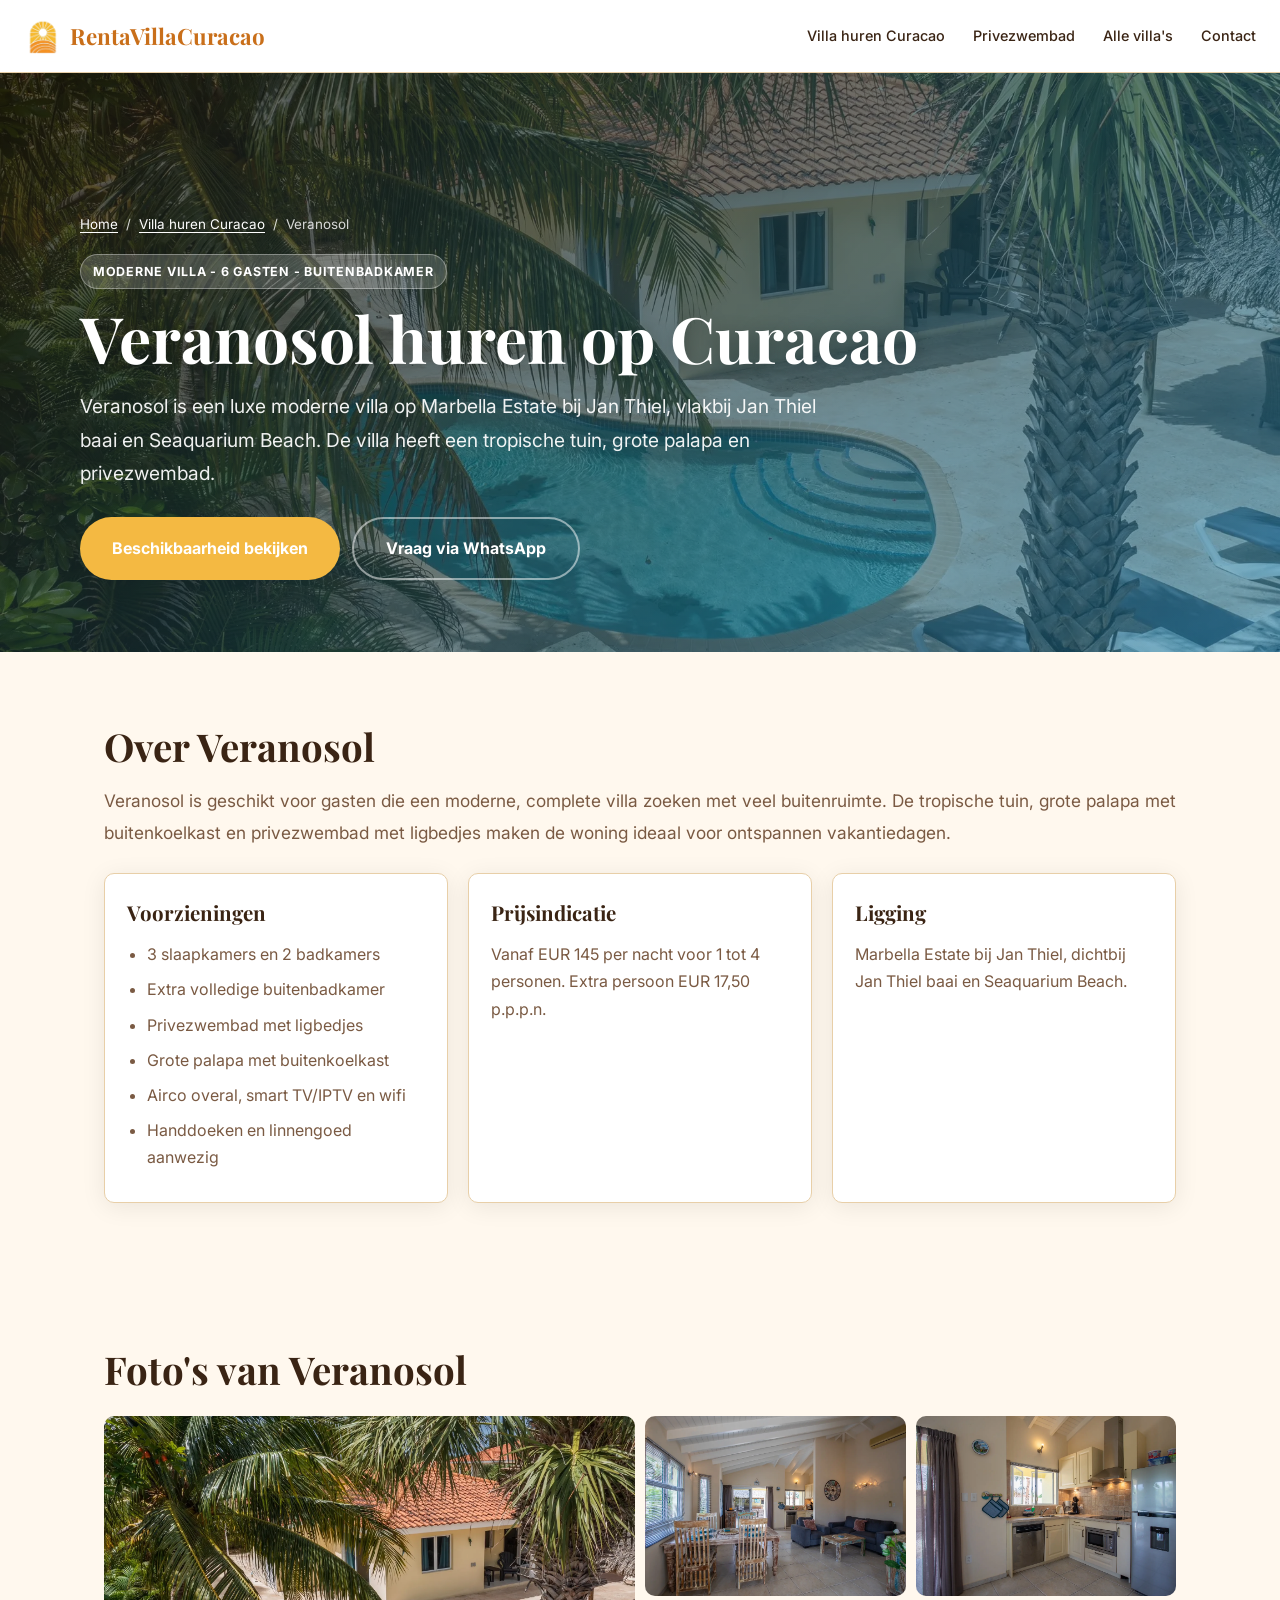
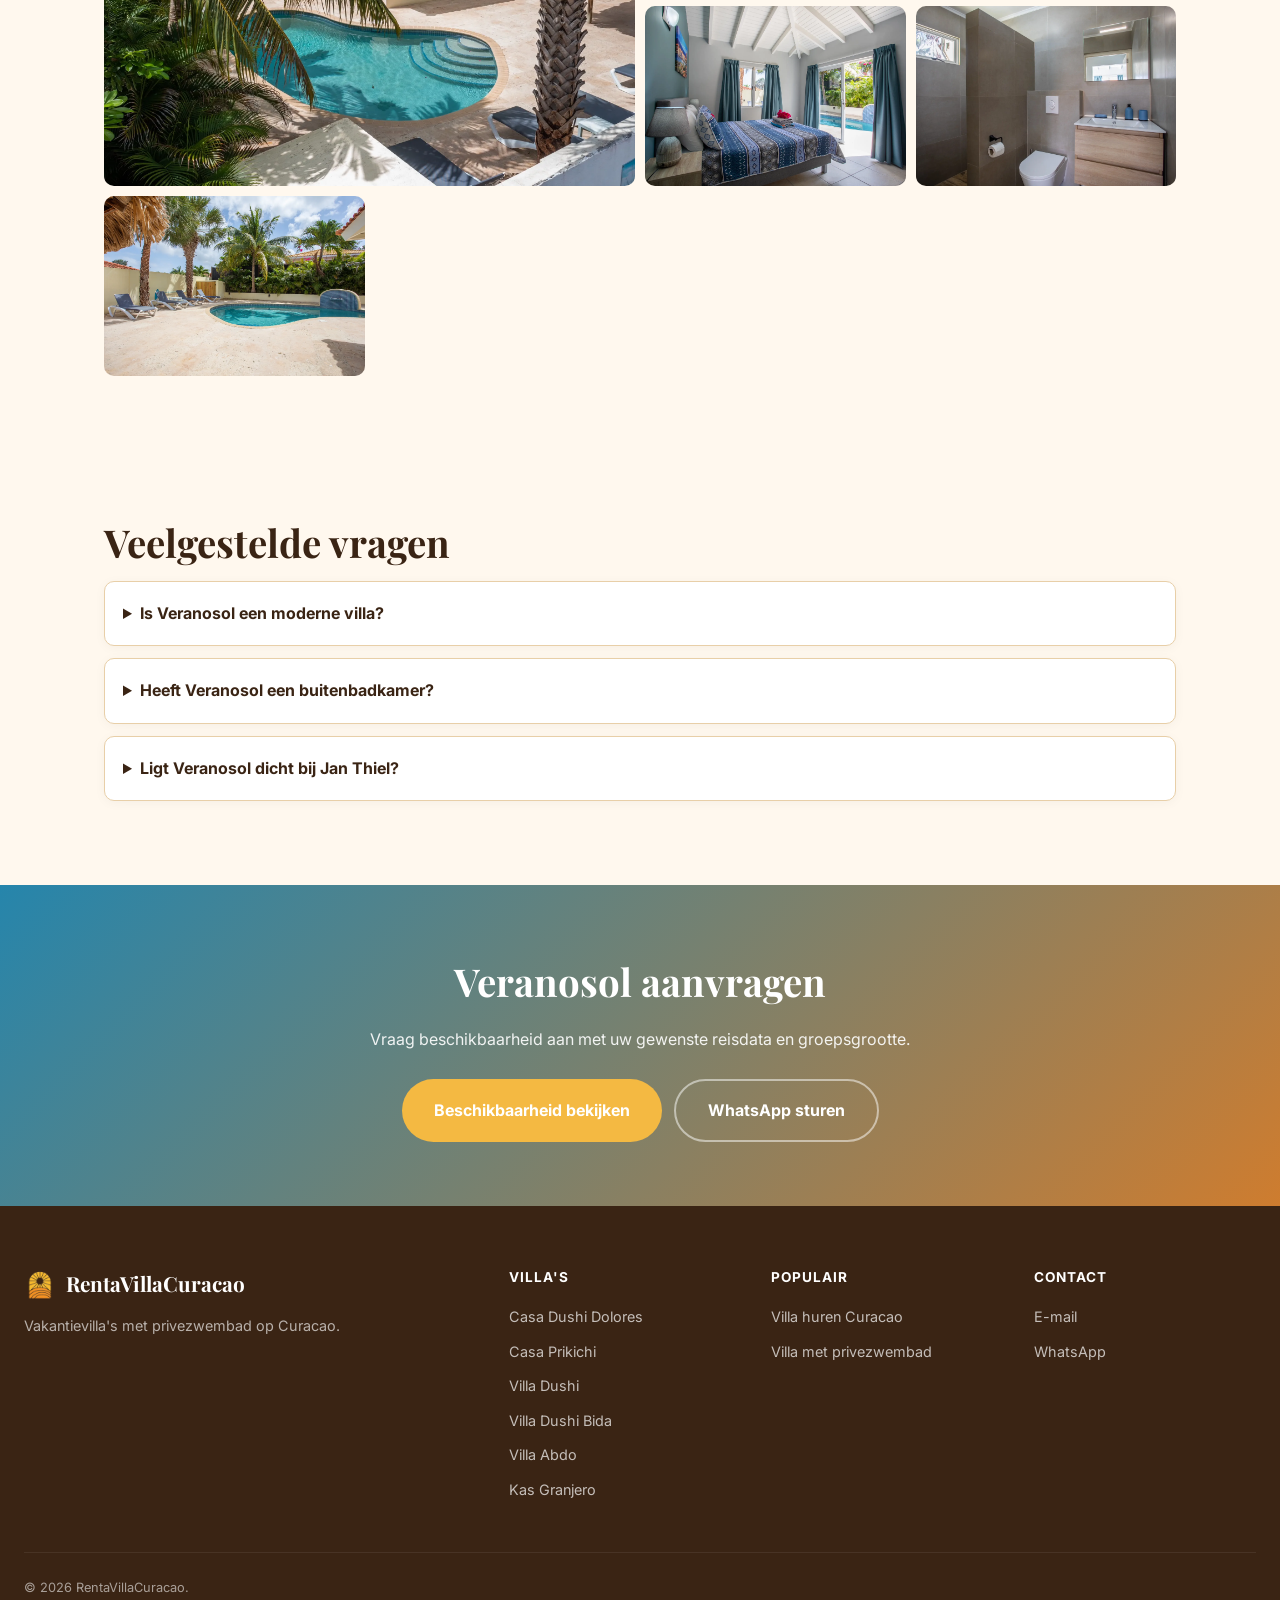
<file: villas/veranosol/index.html>
﻿<!DOCTYPE html>
<html lang="nl">
<head>
    <meta charset="UTF-8">
    <meta name="viewport" content="width=device-width, initial-scale=1.0">
    <title>Veranosol huren op Curacao | Moderne villa Jan Thiel</title>
    <meta name="description" content="Veranosol huren op Curacao: moderne villa bij Jan Thiel met privezwembad, tropische tuin, grote palapa, buitenbadkamer, 3 slaapkamers en airco.">
    <meta name="robots" content="index, follow">
    <link rel="canonical" href="https://rentavillacuracao.net/villas/veranosol/">
    <meta property="og:title" content="Veranosol huren op Curacao">
    <meta property="og:site_name" content="RentaVillaCuracao">
    <meta property="og:description" content="Moderne villa met privezwembad, tropische tuin en palapa bij Jan Thiel.">
    <meta property="og:type" content="website">
    <meta property="og:url" content="https://rentavillacuracao.net/villas/veranosol/">
    <meta property="og:image" content="https://rentavillacuracao.net/images/veranosol/hero.webp">
    <link rel="icon" type="image/png" sizes="512x512" href="/favicon.png">
    <link rel="icon" type="image/webp" href="/images/logo.webp">
    <link rel="apple-touch-icon" href="/favicon.png">
    <link rel="preconnect" href="https://fonts.googleapis.com">
    <link href="https://fonts.googleapis.com/css2?family=Playfair+Display:wght@400;600;700&family=Inter:wght@300;400;500;600;700&display=swap" rel="stylesheet">
    <link rel="stylesheet" href="/css/styles.css">
    <script type="application/ld+json">
    {"@context":"https://schema.org","@graph":[{"@type":"BreadcrumbList","itemListElement":[{"@type":"ListItem","position":1,"name":"Home","item":"https://rentavillacuracao.net/"},{"@type":"ListItem","position":2,"name":"Villa huren Curacao","item":"https://rentavillacuracao.net/villa-huren-curacao/"},{"@type":"ListItem","position":3,"name":"Veranosol","item":"https://rentavillacuracao.net/villas/veranosol/"}]},{"@type":"VacationRental","@id":"https://rentavillacuracao.net/villas/veranosol/#rental","name":"Veranosol","identifier":"veranosol","url":"https://rentavillacuracao.net/villas/veranosol/","description":"Luxe moderne villa op Marbella Estate in Jan Thiel met tropische tuin, grote palapa, privezwembad, 3 slaapkamers, 2 badkamers en buitenbadkamer.","image":["https://rentavillacuracao.net/images/veranosol/hero.webp","https://rentavillacuracao.net/images/veranosol/chillings.webp","https://rentavillacuracao.net/images/veranosol/woonkamer.webp","https://rentavillacuracao.net/images/veranosol/woonkamer2.webp","https://rentavillacuracao.net/images/veranosol/keuken.webp","https://rentavillacuracao.net/images/veranosol/badkamer.webp","https://rentavillacuracao.net/images/veranosol/slaapkamer.webp","https://rentavillacuracao.net/images/veranosol/slaapkamer2.webp","https://rentavillacuracao.net/images/veranosol/slaapkamer3.webp","https://rentavillacuracao.net/images/veranosol/pool.webp"],"address":{"@type":"PostalAddress","addressLocality":"Jan Thiel","addressRegion":"Curacao","addressCountry":"CW"},"geo":{"@type":"GeoCoordinates","latitude":12.091275162138269,"longitude":-68.87394653393862},"brand":{"@type":"Brand","name":"RentaVillaCuracao"},"containsPlace":{"@type":"Accommodation","additionalType":"EntirePlace","occupancy":{"@type":"QuantitativeValue","value":6},"numberOfBedrooms":3,"numberOfBathroomsTotal":3},"amenityFeature":[{"@type":"LocationFeatureSpecification","name":"pool","value":true},{"@type":"LocationFeatureSpecification","name":"poolType","value":"Outdoor"},{"@type":"LocationFeatureSpecification","name":"ac","value":true},{"@type":"LocationFeatureSpecification","name":"wifi","value":true},{"@type":"LocationFeatureSpecification","name":"kitchen","value":true},{"@type":"LocationFeatureSpecification","name":"patio","value":true},{"@type":"LocationFeatureSpecification","name":"tv","value":true}] }]}
    </script>
</head>
<body class="seo-page">
<nav class="nav" aria-label="Hoofdnavigatie"><div class="nav-inner"><a href="/" class="nav-logo"><img src="/images/logo.webp" alt="RentaVillaCuracao logo" style="height:38px;width:auto;"> RentaVillaCuracao</a><div class="nav-links"><a href="/villa-huren-curacao/">Villa huren Curacao</a><a href="/villa-met-privezwembad-curacao/">Privezwembad</a><a href="/#villas">Alle villa's</a><a href="/#contact">Contact</a></div></div></nav>
<header class="seo-hero" style="--seo-hero-image:url('/images/veranosol/hero.webp');"><div class="seo-hero-inner"><nav class="breadcrumbs" aria-label="Breadcrumbs"><a href="/">Home</a><span>/</span><a href="/villa-huren-curacao/">Villa huren Curacao</a><span>/</span><span>Veranosol</span></nav><span class="seo-eyebrow">Moderne villa - 6 gasten - buitenbadkamer</span><h1>Veranosol huren op Curacao</h1><p>Veranosol is een luxe moderne villa op Marbella Estate bij Jan Thiel, vlakbij Jan Thiel baai en Seaquarium Beach. De villa heeft een tropische tuin, grote palapa en privezwembad.</p><div class="seo-actions"><a href="/#villas" class="btn-cta btn-cta-primary">Beschikbaarheid bekijken</a><a href="https://wa.me/59996779250?text=Ik%20wil%20graag%20Veranosol%20huren" target="_blank" rel="noopener" class="btn-cta btn-cta-outline">Vraag via WhatsApp</a></div></div></header>
<main><section class="seo-section"><h2>Over Veranosol</h2><p class="seo-lead">Veranosol is geschikt voor gasten die een moderne, complete villa zoeken met veel buitenruimte. De tropische tuin, grote palapa met buitenkoelkast en privezwembad met ligbedjes maken de woning ideaal voor ontspannen vakantiedagen.</p><div class="seo-grid"><div class="seo-card"><h3>Voorzieningen</h3><ul><li>3 slaapkamers en 2 badkamers</li><li>Extra volledige buitenbadkamer</li><li>Privezwembad met ligbedjes</li><li>Grote palapa met buitenkoelkast</li><li>Airco overal, smart TV/IPTV en wifi</li><li>Handdoeken en linnengoed aanwezig</li></ul></div><div class="seo-card"><h3>Prijsindicatie</h3><p>Vanaf EUR 145 per nacht voor 1 tot 4 personen. Extra persoon EUR 17,50 p.p.p.n.</p></div><div class="seo-card"><h3>Ligging</h3><p>Marbella Estate bij Jan Thiel, dichtbij Jan Thiel baai en Seaquarium Beach.</p></div></div></section><section class="seo-section"><h2>Foto's van Veranosol</h2><div class="seo-gallery"><img src="/images/veranosol/hero.webp" alt="Veranosol buitenzijde"><img src="/images/veranosol/woonkamer.webp" alt="Woonkamer Veranosol"><img src="/images/veranosol/keuken.webp" alt="Keuken Veranosol"><img src="/images/veranosol/slaapkamer.webp" alt="Slaapkamer Veranosol"><img src="/images/veranosol/badkamer.webp" alt="Badkamer Veranosol"><img src="/images/veranosol/pool.webp" alt="Zwembad Veranosol"></div></section><section class="seo-section seo-faq"><h2>Veelgestelde vragen</h2><details><summary>Is Veranosol een moderne villa?</summary><p>Ja, Veranosol is een luxe moderne villa met open keuken, airco, smart TV/IPTV, wifi en een verzorgde buitenruimte.</p></details><details><summary>Heeft Veranosol een buitenbadkamer?</summary><p>Ja, naast de badkamers binnen is er een volledige buitenbadkamer.</p></details><details><summary>Ligt Veranosol dicht bij Jan Thiel?</summary><p>Ja, de villa ligt op Marbella Estate bij Jan Thiel, dichtbij Jan Thiel baai en Seaquarium Beach.</p></details></section><section class="seo-cta-band"><h2>Veranosol aanvragen</h2><p>Vraag beschikbaarheid aan met uw gewenste reisdata en groepsgrootte.</p><div class="seo-actions" style="justify-content:center;"><a href="/#villas" class="btn-cta btn-cta-primary">Beschikbaarheid bekijken</a><a href="https://wa.me/59996779250" target="_blank" rel="noopener" class="btn-cta btn-cta-outline">WhatsApp sturen</a></div></section></main>
<footer class="footer"><div class="footer-inner"><div class="footer-brand"><h3><img src="/images/logo.webp" alt="RentaVillaCuracao logo"> RentaVillaCuracao</h3><p>Vakantievilla's met privezwembad op Curacao.</p></div><nav class="footer-col"><h4>Villa's</h4><a href="/villas/casa-dushi-dolores/">Casa Dushi Dolores</a><a href="/villas/casa-prikichi/">Casa Prikichi</a><a href="/villas/villa-dushi/">Villa Dushi</a><a href="/villas/villa-dushi-bida/">Villa Dushi Bida</a><a href="/villas/villa-abdo/">Villa Abdo</a><a href="/villas/kas-granjero/">Kas Granjero</a></nav><nav class="footer-col"><h4>Populair</h4><a href="/villa-huren-curacao/">Villa huren Curacao</a><a href="/villa-met-privezwembad-curacao/">Villa met privezwembad</a></nav><nav class="footer-col"><h4>Contact</h4><a href="mailto:rentavillacuracao@gmail.com">E-mail</a><a href="https://wa.me/59996779250" target="_blank" rel="noopener">WhatsApp</a></nav></div><div class="footer-bottom"><span>© 2026 RentaVillaCuracao.</span></div></footer>
</body>
</html>
</file>
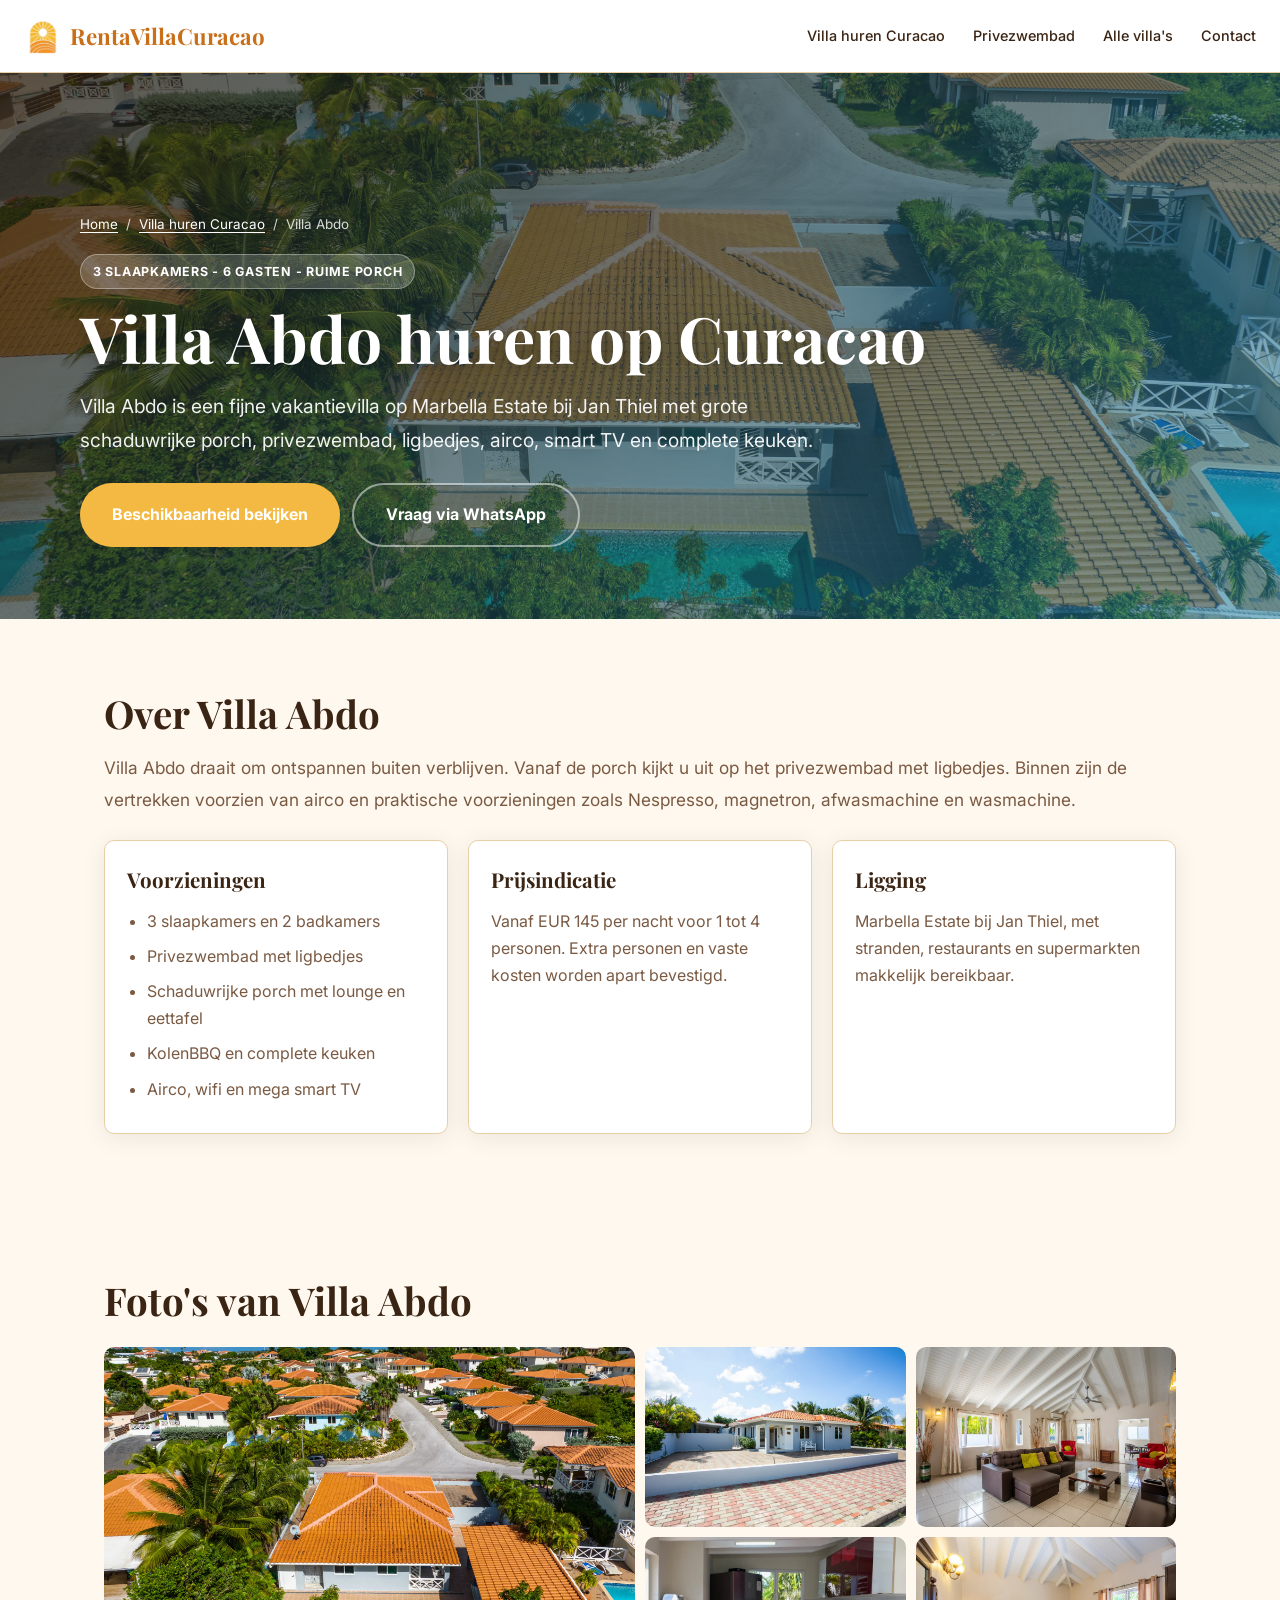
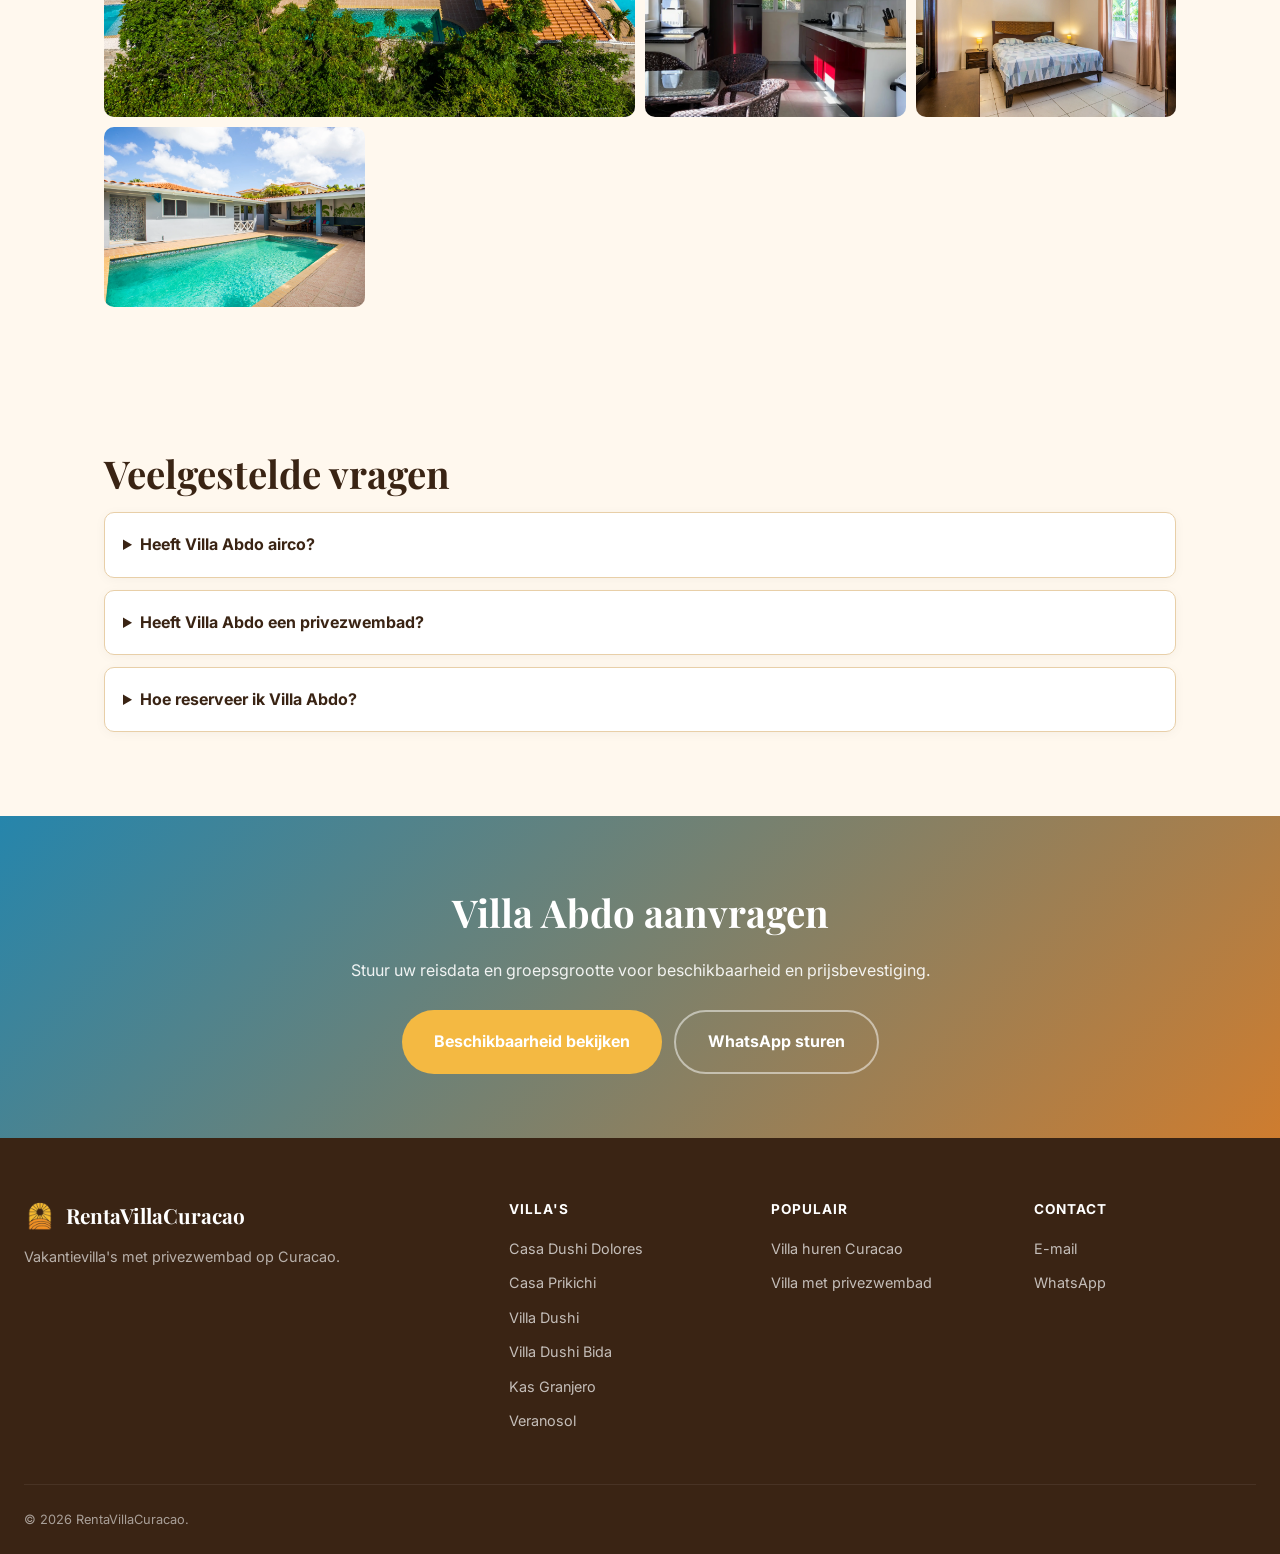
<file: villas/villa-abdo/index.html>
﻿<!DOCTYPE html>
<html lang="nl">
<head>
    <meta charset="UTF-8">
    <meta name="viewport" content="width=device-width, initial-scale=1.0">
    <title>Villa Abdo huren op Curacao | Vakantievilla Jan Thiel</title>
    <meta name="description" content="Villa Abdo huren op Curacao: villa op Marbella Estate bij Jan Thiel met privezwembad, 3 slaapkamers, 2 badkamers, airco, wifi en ruime porch.">
    <meta name="robots" content="index, follow">
    <link rel="canonical" href="https://rentavillacuracao.net/villas/villa-abdo/">
    <meta property="og:title" content="Villa Abdo huren op Curacao">
    <meta property="og:site_name" content="RentaVillaCuracao">
    <meta property="og:description" content="Villa met privezwembad, ruime porch en airco op Marbella Estate bij Jan Thiel.">
    <meta property="og:type" content="website">
    <meta property="og:url" content="https://rentavillacuracao.net/villas/villa-abdo/">
    <meta property="og:image" content="https://rentavillacuracao.net/images/villa-abdo/hero.webp">
    <link rel="icon" type="image/png" sizes="512x512" href="/favicon.png">
    <link rel="icon" type="image/webp" href="/images/logo.webp">
    <link rel="apple-touch-icon" href="/favicon.png">
    <link rel="preconnect" href="https://fonts.googleapis.com">
    <link href="https://fonts.googleapis.com/css2?family=Playfair+Display:wght@400;600;700&family=Inter:wght@300;400;500;600;700&display=swap" rel="stylesheet">
    <link rel="stylesheet" href="/css/styles.css">
    <script type="application/ld+json">
    {"@context":"https://schema.org","@graph":[{"@type":"BreadcrumbList","itemListElement":[{"@type":"ListItem","position":1,"name":"Home","item":"https://rentavillacuracao.net/"},{"@type":"ListItem","position":2,"name":"Villa huren Curacao","item":"https://rentavillacuracao.net/villa-huren-curacao/"},{"@type":"ListItem","position":3,"name":"Villa Abdo","item":"https://rentavillacuracao.net/villas/villa-abdo/"}]},{"@type":"VacationRental","@id":"https://rentavillacuracao.net/villas/villa-abdo/#rental","name":"Villa Abdo","identifier":"villa-abdo","url":"https://rentavillacuracao.net/villas/villa-abdo/","description":"Villa op Marbella Estate met ruime porch, privezwembad, 3 slaapkamers, 2 badkamers, airco en wifi.","image":["https://rentavillacuracao.net/images/villa-abdo/hero.webp","https://rentavillacuracao.net/images/villa-abdo/voorkant.webp","https://rentavillacuracao.net/images/villa-abdo/woonkamer.webp","https://rentavillacuracao.net/images/villa-abdo/keuken.webp","https://rentavillacuracao.net/images/villa-abdo/slaapkamer.webp","https://rentavillacuracao.net/images/villa-abdo/badkamer.webp","https://rentavillacuracao.net/images/villa-abdo/pool.webp","https://rentavillacuracao.net/images/villa-abdo/porch.webp"],"address":{"@type":"PostalAddress","addressLocality":"Jan Thiel","addressRegion":"Curacao","addressCountry":"CW"},"geo":{"@type":"GeoCoordinates","latitude":12.08788363922401,"longitude":-68.87407789545766},"brand":{"@type":"Brand","name":"RentaVillaCuracao"},"containsPlace":{"@type":"Accommodation","additionalType":"EntirePlace","occupancy":{"@type":"QuantitativeValue","value":6},"numberOfBedrooms":3,"numberOfBathroomsTotal":2},"amenityFeature":[{"@type":"LocationFeatureSpecification","name":"pool","value":true},{"@type":"LocationFeatureSpecification","name":"poolType","value":"Outdoor"},{"@type":"LocationFeatureSpecification","name":"ac","value":true},{"@type":"LocationFeatureSpecification","name":"wifi","value":true},{"@type":"LocationFeatureSpecification","name":"kitchen","value":true},{"@type":"LocationFeatureSpecification","name":"outdoorGrill","value":true},{"@type":"LocationFeatureSpecification","name":"tv","value":true},{"@type":"LocationFeatureSpecification","name":"washerDryer","value":true}] }]}
    </script>
</head>
<body class="seo-page">
<nav class="nav" aria-label="Hoofdnavigatie"><div class="nav-inner"><a href="/" class="nav-logo"><img src="/images/logo.webp" alt="RentaVillaCuracao logo" style="height:38px;width:auto;"> RentaVillaCuracao</a><div class="nav-links"><a href="/villa-huren-curacao/">Villa huren Curacao</a><a href="/villa-met-privezwembad-curacao/">Privezwembad</a><a href="/#villas">Alle villa's</a><a href="/#contact">Contact</a></div></div></nav>
<header class="seo-hero" style="--seo-hero-image:url('/images/villa-abdo/hero.webp');"><div class="seo-hero-inner"><nav class="breadcrumbs" aria-label="Breadcrumbs"><a href="/">Home</a><span>/</span><a href="/villa-huren-curacao/">Villa huren Curacao</a><span>/</span><span>Villa Abdo</span></nav><span class="seo-eyebrow">3 slaapkamers - 6 gasten - ruime porch</span><h1>Villa Abdo huren op Curacao</h1><p>Villa Abdo is een fijne vakantievilla op Marbella Estate bij Jan Thiel met grote schaduwrijke porch, privezwembad, ligbedjes, airco, smart TV en complete keuken.</p><div class="seo-actions"><a href="/#villas" class="btn-cta btn-cta-primary">Beschikbaarheid bekijken</a><a href="https://wa.me/59996779250?text=Ik%20wil%20graag%20Villa%20Abdo%20huren" target="_blank" rel="noopener" class="btn-cta btn-cta-outline">Vraag via WhatsApp</a></div></div></header>
<main><section class="seo-section"><h2>Over Villa Abdo</h2><p class="seo-lead">Villa Abdo draait om ontspannen buiten verblijven. Vanaf de porch kijkt u uit op het privezwembad met ligbedjes. Binnen zijn de vertrekken voorzien van airco en praktische voorzieningen zoals Nespresso, magnetron, afwasmachine en wasmachine.</p><div class="seo-grid"><div class="seo-card"><h3>Voorzieningen</h3><ul><li>3 slaapkamers en 2 badkamers</li><li>Privezwembad met ligbedjes</li><li>Schaduwrijke porch met lounge en eettafel</li><li>KolenBBQ en complete keuken</li><li>Airco, wifi en mega smart TV</li></ul></div><div class="seo-card"><h3>Prijsindicatie</h3><p>Vanaf EUR 145 per nacht voor 1 tot 4 personen. Extra personen en vaste kosten worden apart bevestigd.</p></div><div class="seo-card"><h3>Ligging</h3><p>Marbella Estate bij Jan Thiel, met stranden, restaurants en supermarkten makkelijk bereikbaar.</p></div></div></section><section class="seo-section"><h2>Foto's van Villa Abdo</h2><div class="seo-gallery"><img src="/images/villa-abdo/hero.webp" alt="Villa Abdo buitenzijde"><img src="/images/villa-abdo/voorkant.webp" alt="Voorkant Villa Abdo"><img src="/images/villa-abdo/woonkamer.webp" alt="Woonkamer Villa Abdo"><img src="/images/villa-abdo/keuken.webp" alt="Keuken Villa Abdo"><img src="/images/villa-abdo/slaapkamer.webp" alt="Slaapkamer Villa Abdo"><img src="/images/villa-abdo/pool.webp" alt="Zwembad Villa Abdo"></div></section><section class="seo-section seo-faq"><h2>Veelgestelde vragen</h2><details><summary>Heeft Villa Abdo airco?</summary><p>Ja, Villa Abdo heeft airco in alle vertrekken.</p></details><details><summary>Heeft Villa Abdo een privezwembad?</summary><p>Ja, de villa heeft een privezwembad met ligbedjes en uitzicht vanaf de porch.</p></details><details><summary>Hoe reserveer ik Villa Abdo?</summary><p>Stuur een aanvraag via de beschikbaarheidskalender of WhatsApp. De gastvrouw bevestigt persoonlijk.</p></details></section><section class="seo-cta-band"><h2>Villa Abdo aanvragen</h2><p>Stuur uw reisdata en groepsgrootte voor beschikbaarheid en prijsbevestiging.</p><div class="seo-actions" style="justify-content:center;"><a href="/#villas" class="btn-cta btn-cta-primary">Beschikbaarheid bekijken</a><a href="https://wa.me/59996779250" target="_blank" rel="noopener" class="btn-cta btn-cta-outline">WhatsApp sturen</a></div></section></main>
<footer class="footer"><div class="footer-inner"><div class="footer-brand"><h3><img src="/images/logo.webp" alt="RentaVillaCuracao logo"> RentaVillaCuracao</h3><p>Vakantievilla's met privezwembad op Curacao.</p></div><nav class="footer-col"><h4>Villa's</h4><a href="/villas/casa-dushi-dolores/">Casa Dushi Dolores</a><a href="/villas/casa-prikichi/">Casa Prikichi</a><a href="/villas/villa-dushi/">Villa Dushi</a><a href="/villas/villa-dushi-bida/">Villa Dushi Bida</a><a href="/villas/kas-granjero/">Kas Granjero</a><a href="/villas/veranosol/">Veranosol</a></nav><nav class="footer-col"><h4>Populair</h4><a href="/villa-huren-curacao/">Villa huren Curacao</a><a href="/villa-met-privezwembad-curacao/">Villa met privezwembad</a></nav><nav class="footer-col"><h4>Contact</h4><a href="mailto:rentavillacuracao@gmail.com">E-mail</a><a href="https://wa.me/59996779250" target="_blank" rel="noopener">WhatsApp</a></nav></div><div class="footer-bottom"><span>© 2026 RentaVillaCuracao.</span></div></footer>
</body>
</html>
</file>
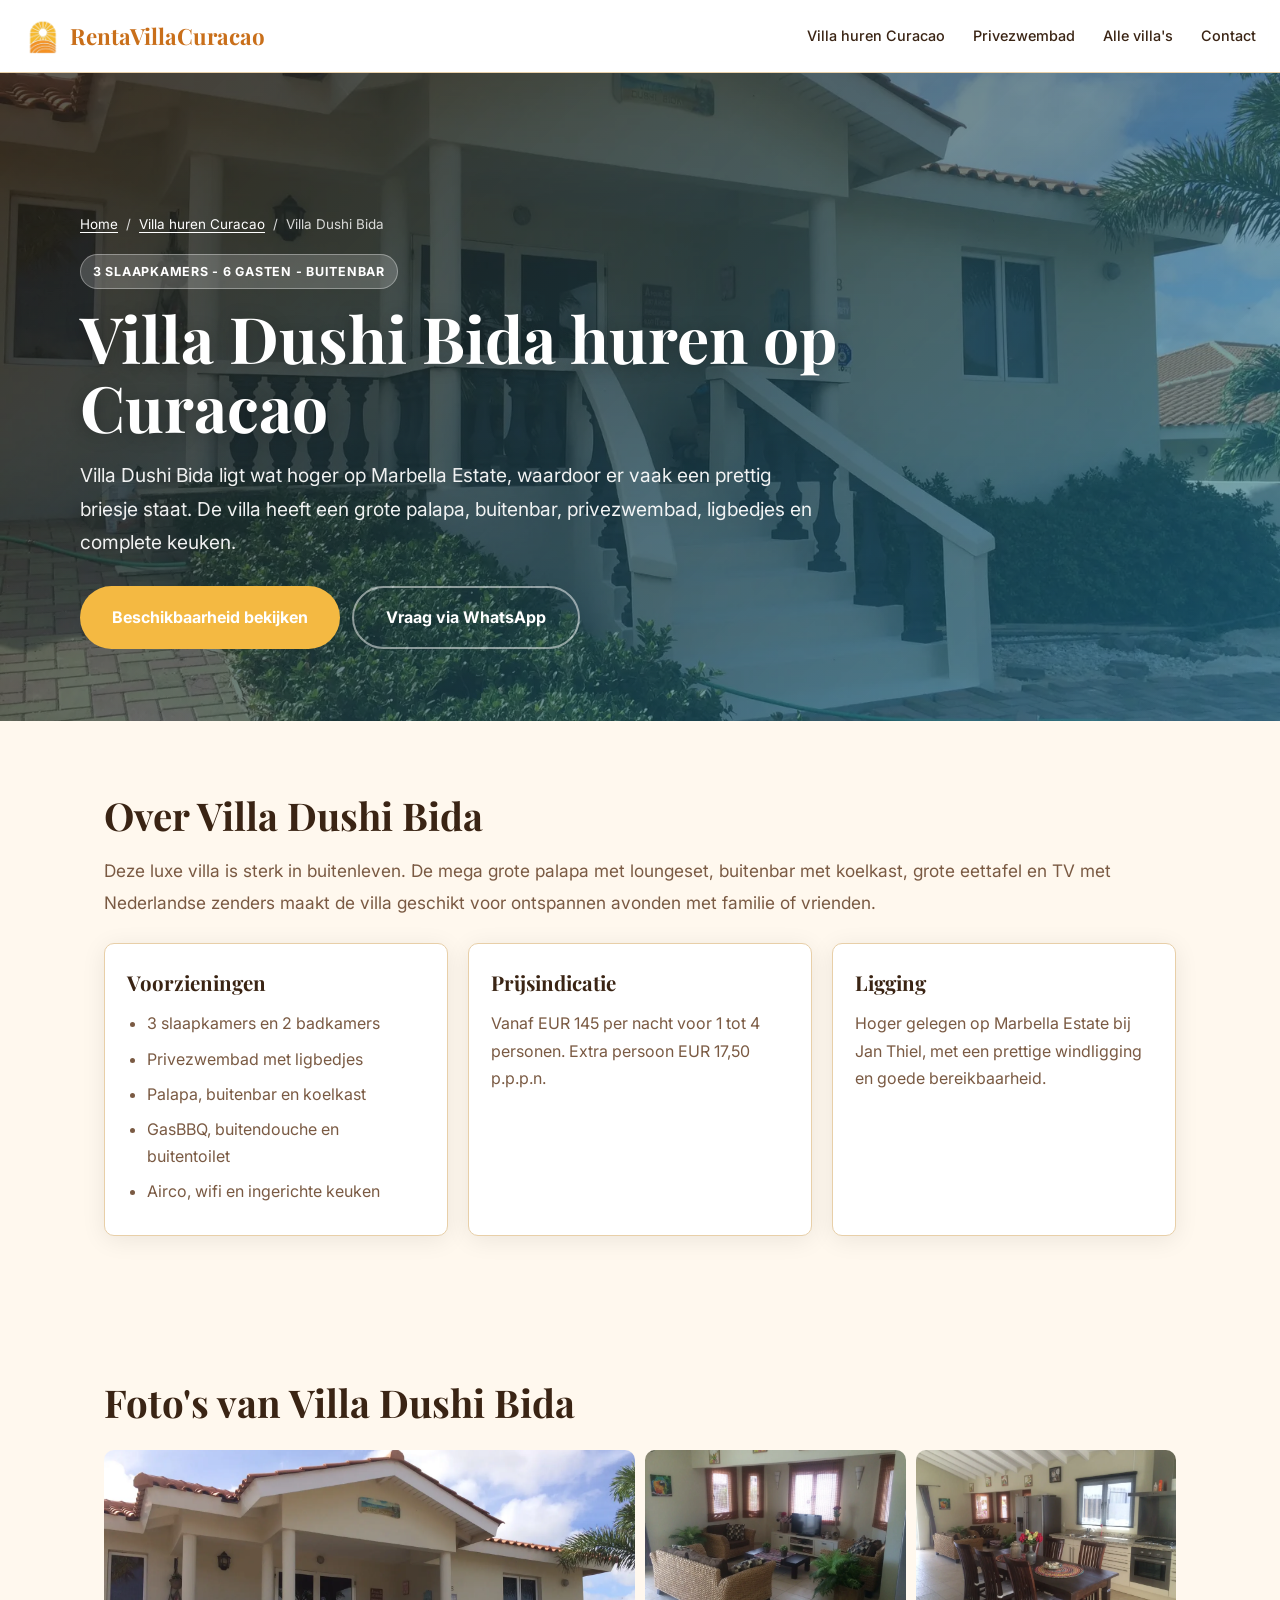
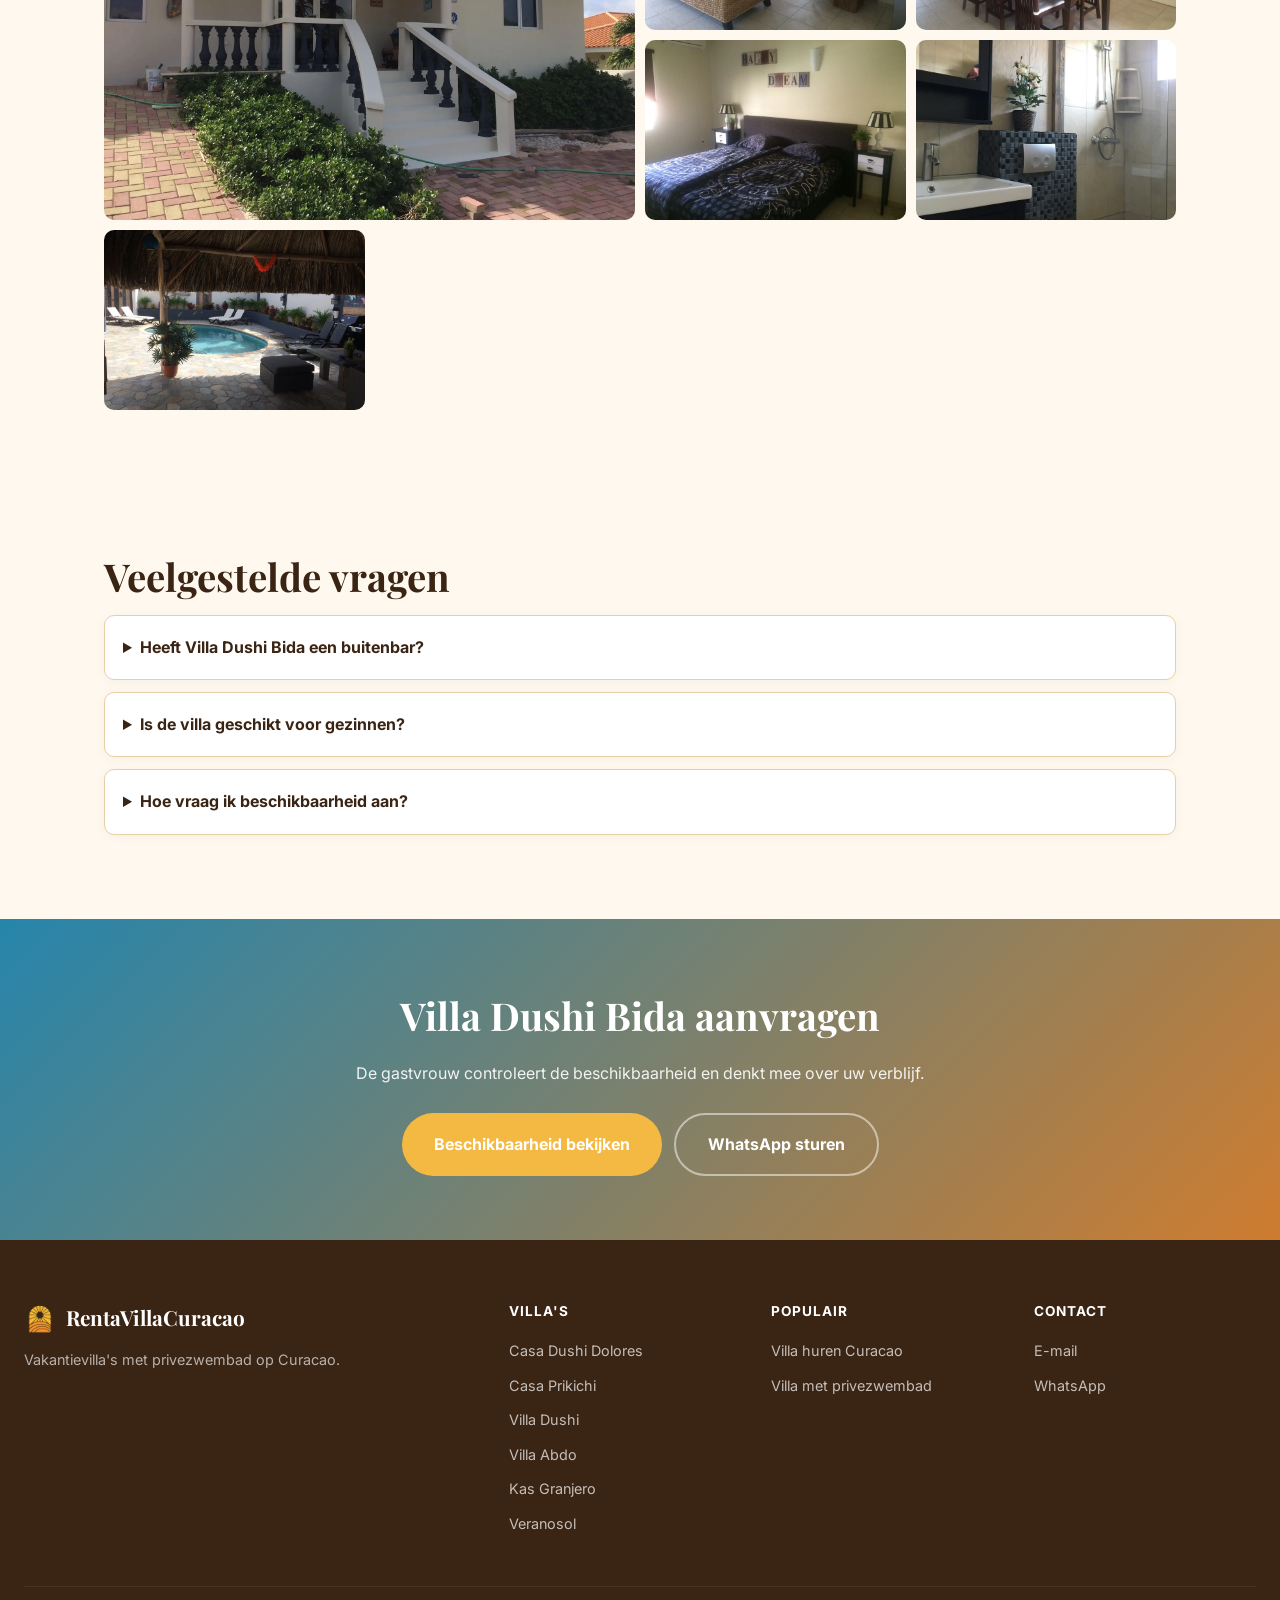
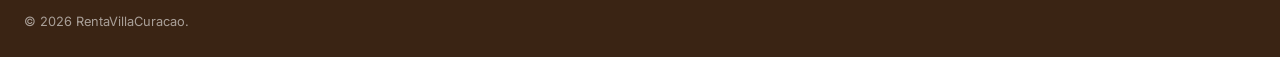
<file: villas/villa-dushi-bida/index.html>
﻿<!DOCTYPE html>
<html lang="nl">
<head>
    <meta charset="UTF-8">
    <meta name="viewport" content="width=device-width, initial-scale=1.0">
    <title>Villa Dushi Bida huren op Curacao | Villa met buitenbar</title>
    <meta name="description" content="Villa Dushi Bida huren op Curacao: luxe villa bij Jan Thiel met privezwembad, grote palapa, buitenbar, 3 slaapkamers, 2 badkamers en airco.">
    <meta name="robots" content="index, follow">
    <link rel="canonical" href="https://rentavillacuracao.net/villas/villa-dushi-bida/">
    <meta property="og:title" content="Villa Dushi Bida huren op Curacao">
    <meta property="og:site_name" content="RentaVillaCuracao">
    <meta property="og:description" content="Hoger gelegen villa met privezwembad, palapa en buitenbar bij Jan Thiel.">
    <meta property="og:type" content="website">
    <meta property="og:url" content="https://rentavillacuracao.net/villas/villa-dushi-bida/">
    <meta property="og:image" content="https://rentavillacuracao.net/images/villa-dushi-bida/hero.webp">
    <link rel="icon" type="image/png" sizes="512x512" href="/favicon.png">
    <link rel="icon" type="image/webp" href="/images/logo.webp">
    <link rel="apple-touch-icon" href="/favicon.png">
    <link rel="preconnect" href="https://fonts.googleapis.com">
    <link href="https://fonts.googleapis.com/css2?family=Playfair+Display:wght@400;600;700&family=Inter:wght@300;400;500;600;700&display=swap" rel="stylesheet">
    <link rel="stylesheet" href="/css/styles.css">
    <script type="application/ld+json">
    {"@context":"https://schema.org","@graph":[{"@type":"BreadcrumbList","itemListElement":[{"@type":"ListItem","position":1,"name":"Home","item":"https://rentavillacuracao.net/"},{"@type":"ListItem","position":2,"name":"Villa huren Curacao","item":"https://rentavillacuracao.net/villa-huren-curacao/"},{"@type":"ListItem","position":3,"name":"Villa Dushi Bida","item":"https://rentavillacuracao.net/villas/villa-dushi-bida/"}]},{"@type":"VacationRental","@id":"https://rentavillacuracao.net/villas/villa-dushi-bida/#rental","name":"Villa Dushi Bida","identifier":"villa-dushi-bida","url":"https://rentavillacuracao.net/villas/villa-dushi-bida/","description":"Luxe villa op Marbella Estate met grote palapa, buitenbar, privezwembad, 3 slaapkamers en 2 badkamers.","image":["https://rentavillacuracao.net/images/villa-dushi-bida/hero.webp","https://rentavillacuracao.net/images/villa-dushi-bida/voorkant.webp","https://rentavillacuracao.net/images/villa-dushi-bida/woonkamer.webp","https://rentavillacuracao.net/images/villa-dushi-bida/woonkamer2.webp","https://rentavillacuracao.net/images/villa-dushi-bida/slaapkamer.webp","https://rentavillacuracao.net/images/villa-dushi-bida/badkamer.webp","https://rentavillacuracao.net/images/villa-dushi-bida/porch.webp","https://rentavillacuracao.net/images/villa-dushi-bida/porchpool.webp"],"address":{"@type":"PostalAddress","addressLocality":"Jan Thiel","addressRegion":"Curacao","addressCountry":"CW"},"geo":{"@type":"GeoCoordinates","latitude":12.089451915557628,"longitude":-68.87419756726972},"brand":{"@type":"Brand","name":"RentaVillaCuracao"},"containsPlace":{"@type":"Accommodation","additionalType":"EntirePlace","occupancy":{"@type":"QuantitativeValue","value":6},"numberOfBedrooms":3,"numberOfBathroomsTotal":2},"amenityFeature":[{"@type":"LocationFeatureSpecification","name":"pool","value":true},{"@type":"LocationFeatureSpecification","name":"poolType","value":"Outdoor"},{"@type":"LocationFeatureSpecification","name":"ac","value":true},{"@type":"LocationFeatureSpecification","name":"wifi","value":true},{"@type":"LocationFeatureSpecification","name":"kitchen","value":true},{"@type":"LocationFeatureSpecification","name":"outdoorGrill","value":true},{"@type":"LocationFeatureSpecification","name":"tv","value":true}] }]}
    </script>
</head>
<body class="seo-page">
<nav class="nav" aria-label="Hoofdnavigatie"><div class="nav-inner"><a href="/" class="nav-logo"><img src="/images/logo.webp" alt="RentaVillaCuracao logo" style="height:38px;width:auto;"> RentaVillaCuracao</a><div class="nav-links"><a href="/villa-huren-curacao/">Villa huren Curacao</a><a href="/villa-met-privezwembad-curacao/">Privezwembad</a><a href="/#villas">Alle villa's</a><a href="/#contact">Contact</a></div></div></nav>
<header class="seo-hero" style="--seo-hero-image:url('/images/villa-dushi-bida/hero.webp');"><div class="seo-hero-inner"><nav class="breadcrumbs" aria-label="Breadcrumbs"><a href="/">Home</a><span>/</span><a href="/villa-huren-curacao/">Villa huren Curacao</a><span>/</span><span>Villa Dushi Bida</span></nav><span class="seo-eyebrow">3 slaapkamers - 6 gasten - buitenbar</span><h1>Villa Dushi Bida huren op Curacao</h1><p>Villa Dushi Bida ligt wat hoger op Marbella Estate, waardoor er vaak een prettig briesje staat. De villa heeft een grote palapa, buitenbar, privezwembad, ligbedjes en complete keuken.</p><div class="seo-actions"><a href="/#villas" class="btn-cta btn-cta-primary">Beschikbaarheid bekijken</a><a href="https://wa.me/59996779250?text=Ik%20wil%20graag%20Villa%20Dushi%20Bida%20huren" target="_blank" rel="noopener" class="btn-cta btn-cta-outline">Vraag via WhatsApp</a></div></div></header>
<main><section class="seo-section"><h2>Over Villa Dushi Bida</h2><p class="seo-lead">Deze luxe villa is sterk in buitenleven. De mega grote palapa met loungeset, buitenbar met koelkast, grote eettafel en TV met Nederlandse zenders maakt de villa geschikt voor ontspannen avonden met familie of vrienden.</p><div class="seo-grid"><div class="seo-card"><h3>Voorzieningen</h3><ul><li>3 slaapkamers en 2 badkamers</li><li>Privezwembad met ligbedjes</li><li>Palapa, buitenbar en koelkast</li><li>GasBBQ, buitendouche en buitentoilet</li><li>Airco, wifi en ingerichte keuken</li></ul></div><div class="seo-card"><h3>Prijsindicatie</h3><p>Vanaf EUR 145 per nacht voor 1 tot 4 personen. Extra persoon EUR 17,50 p.p.p.n.</p></div><div class="seo-card"><h3>Ligging</h3><p>Hoger gelegen op Marbella Estate bij Jan Thiel, met een prettige windligging en goede bereikbaarheid.</p></div></div></section><section class="seo-section"><h2>Foto's van Villa Dushi Bida</h2><div class="seo-gallery"><img src="/images/villa-dushi-bida/hero.webp" alt="Villa Dushi Bida buitenzijde"><img src="/images/villa-dushi-bida/woonkamer.webp" alt="Woonkamer Villa Dushi Bida"><img src="/images/villa-dushi-bida/woonkamer2.webp" alt="Zitruimte Villa Dushi Bida"><img src="/images/villa-dushi-bida/slaapkamer.webp" alt="Slaapkamer Villa Dushi Bida"><img src="/images/villa-dushi-bida/badkamer.webp" alt="Badkamer Villa Dushi Bida"><img src="/images/villa-dushi-bida/porchpool.webp" alt="Porch en zwembad Villa Dushi Bida"></div></section><section class="seo-section seo-faq"><h2>Veelgestelde vragen</h2><details><summary>Heeft Villa Dushi Bida een buitenbar?</summary><p>Ja, de villa heeft een buitenbar met koelkast onder de grote palapa.</p></details><details><summary>Is de villa geschikt voor gezinnen?</summary><p>Ja, de villa is geschikt voor gezinnen en groepen tot 6 gasten. Let wel op dat het zwembad niet is afgeschermd.</p></details><details><summary>Hoe vraag ik beschikbaarheid aan?</summary><p>Gebruik het villa-overzicht of stuur direct een WhatsApp-bericht met uw gewenste reisdata.</p></details></section><section class="seo-cta-band"><h2>Villa Dushi Bida aanvragen</h2><p>De gastvrouw controleert de beschikbaarheid en denkt mee over uw verblijf.</p><div class="seo-actions" style="justify-content:center;"><a href="/#villas" class="btn-cta btn-cta-primary">Beschikbaarheid bekijken</a><a href="https://wa.me/59996779250" target="_blank" rel="noopener" class="btn-cta btn-cta-outline">WhatsApp sturen</a></div></section></main>
<footer class="footer"><div class="footer-inner"><div class="footer-brand"><h3><img src="/images/logo.webp" alt="RentaVillaCuracao logo"> RentaVillaCuracao</h3><p>Vakantievilla's met privezwembad op Curacao.</p></div><nav class="footer-col"><h4>Villa's</h4><a href="/villas/casa-dushi-dolores/">Casa Dushi Dolores</a><a href="/villas/casa-prikichi/">Casa Prikichi</a><a href="/villas/villa-dushi/">Villa Dushi</a><a href="/villas/villa-abdo/">Villa Abdo</a><a href="/villas/kas-granjero/">Kas Granjero</a><a href="/villas/veranosol/">Veranosol</a></nav><nav class="footer-col"><h4>Populair</h4><a href="/villa-huren-curacao/">Villa huren Curacao</a><a href="/villa-met-privezwembad-curacao/">Villa met privezwembad</a></nav><nav class="footer-col"><h4>Contact</h4><a href="mailto:rentavillacuracao@gmail.com">E-mail</a><a href="https://wa.me/59996779250" target="_blank" rel="noopener">WhatsApp</a></nav></div><div class="footer-bottom"><span>© 2026 RentaVillaCuracao.</span></div></footer>
</body>
</html>
</file>
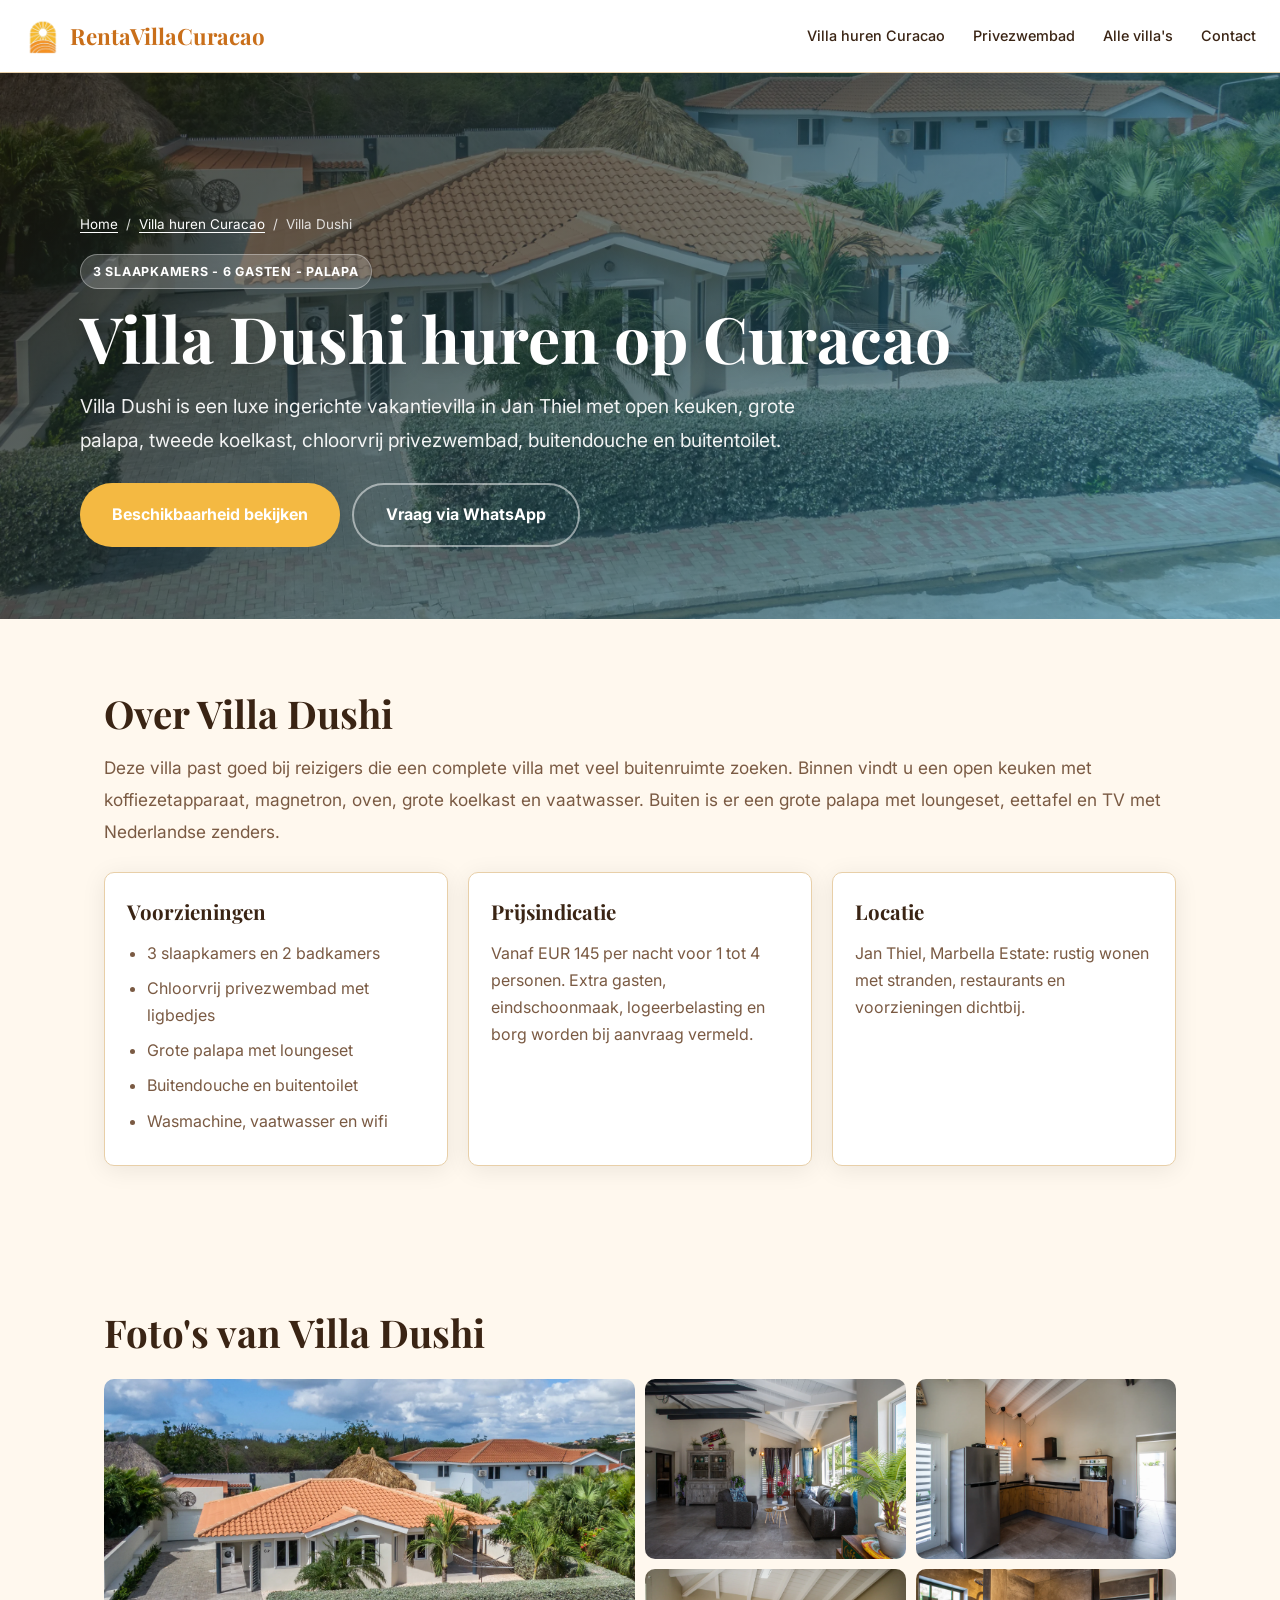
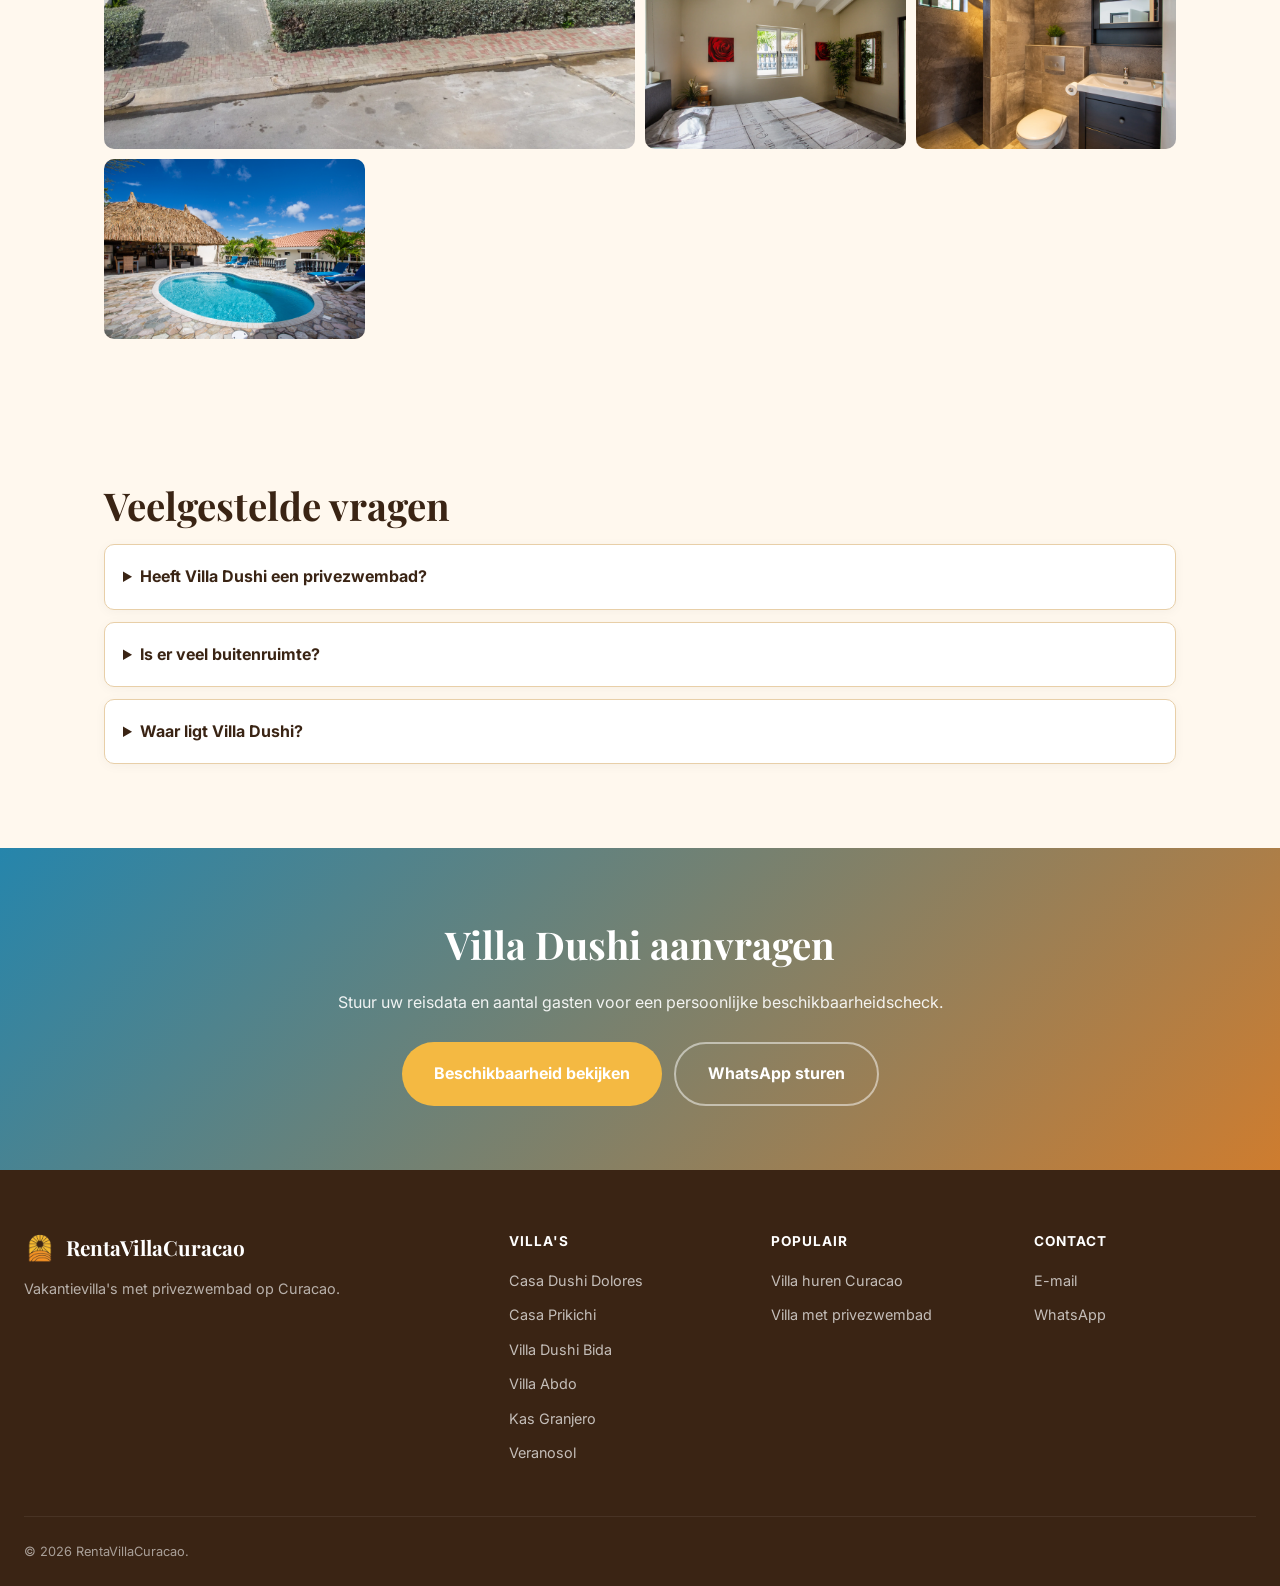
<file: villas/villa-dushi/index.html>
﻿<!DOCTYPE html>
<html lang="nl">
<head>
    <meta charset="UTF-8">
    <meta name="viewport" content="width=device-width, initial-scale=1.0">
    <title>Villa Dushi huren op Curacao | Privezwembad Jan Thiel</title>
    <meta name="description" content="Villa Dushi huren op Curacao: luxe villa bij Jan Thiel met privezwembad, palapa, buitendouche, 3 slaapkamers, 2 badkamers, airco en wifi.">
    <meta name="robots" content="index, follow">
    <link rel="canonical" href="https://rentavillacuracao.net/villas/villa-dushi/">
    <meta property="og:title" content="Villa Dushi huren op Curacao">
    <meta property="og:site_name" content="RentaVillaCuracao">
    <meta property="og:description" content="Luxe ingerichte villa met privezwembad en grote palapa bij Jan Thiel.">
    <meta property="og:type" content="website">
    <meta property="og:url" content="https://rentavillacuracao.net/villas/villa-dushi/">
    <meta property="og:image" content="https://rentavillacuracao.net/images/villa-c7/hero.webp">
    <link rel="icon" type="image/png" sizes="512x512" href="/favicon.png">
    <link rel="icon" type="image/webp" href="/images/logo.webp">
    <link rel="apple-touch-icon" href="/favicon.png">
    <link rel="preconnect" href="https://fonts.googleapis.com">
    <link href="https://fonts.googleapis.com/css2?family=Playfair+Display:wght@400;600;700&family=Inter:wght@300;400;500;600;700&display=swap" rel="stylesheet">
    <link rel="stylesheet" href="/css/styles.css">
    <script type="application/ld+json">
    {"@context":"https://schema.org","@graph":[{"@type":"BreadcrumbList","itemListElement":[{"@type":"ListItem","position":1,"name":"Home","item":"https://rentavillacuracao.net/"},{"@type":"ListItem","position":2,"name":"Villa huren Curacao","item":"https://rentavillacuracao.net/villa-huren-curacao/"},{"@type":"ListItem","position":3,"name":"Villa Dushi","item":"https://rentavillacuracao.net/villas/villa-dushi/"}]},{"@type":"VacationRental","@id":"https://rentavillacuracao.net/villas/villa-dushi/#rental","name":"Villa Dushi","identifier":"villa-dushi","url":"https://rentavillacuracao.net/villas/villa-dushi/","description":"Luxe ingerichte villa in Jan Thiel met open keuken, grote palapa, chloorvrij privezwembad, buitendouche, 3 slaapkamers en 2 badkamers.","image":["https://rentavillacuracao.net/images/villa-c7/hero.webp","https://rentavillacuracao.net/images/villa-c7/voorkant.webp","https://rentavillacuracao.net/images/villa-c7/woonkamer.webp","https://rentavillacuracao.net/images/villa-c7/keuken.webp","https://rentavillacuracao.net/images/villa-c7/slaapkamer.webp","https://rentavillacuracao.net/images/villa-c7/slaapkamer2.webp","https://rentavillacuracao.net/images/villa-c7/badkamer.webp","https://rentavillacuracao.net/images/villa-c7/pool.webp","https://rentavillacuracao.net/images/villa-c7/porch.webp","https://rentavillacuracao.net/images/villa-c7/poolporch.webp"],"address":{"@type":"PostalAddress","addressLocality":"Jan Thiel","addressRegion":"Curacao","addressCountry":"CW"},"geo":{"@type":"GeoCoordinates","latitude":12.08967484687068,"longitude":-68.87418348567267},"brand":{"@type":"Brand","name":"RentaVillaCuracao"},"containsPlace":{"@type":"Accommodation","additionalType":"EntirePlace","occupancy":{"@type":"QuantitativeValue","value":6},"numberOfBedrooms":3,"numberOfBathroomsTotal":2},"amenityFeature":[{"@type":"LocationFeatureSpecification","name":"pool","value":true},{"@type":"LocationFeatureSpecification","name":"poolType","value":"Outdoor"},{"@type":"LocationFeatureSpecification","name":"ac","value":true},{"@type":"LocationFeatureSpecification","name":"wifi","value":true},{"@type":"LocationFeatureSpecification","name":"kitchen","value":true},{"@type":"LocationFeatureSpecification","name":"tv","value":true},{"@type":"LocationFeatureSpecification","name":"washerDryer","value":true}] }]}
    </script>
</head>
<body class="seo-page">
<nav class="nav" aria-label="Hoofdnavigatie"><div class="nav-inner"><a href="/" class="nav-logo"><img src="/images/logo.webp" alt="RentaVillaCuracao logo" style="height:38px;width:auto;"> RentaVillaCuracao</a><div class="nav-links"><a href="/villa-huren-curacao/">Villa huren Curacao</a><a href="/villa-met-privezwembad-curacao/">Privezwembad</a><a href="/#villas">Alle villa's</a><a href="/#contact">Contact</a></div></div></nav>
<header class="seo-hero" style="--seo-hero-image:url('/images/villa-c7/hero.webp');"><div class="seo-hero-inner"><nav class="breadcrumbs" aria-label="Breadcrumbs"><a href="/">Home</a><span>/</span><a href="/villa-huren-curacao/">Villa huren Curacao</a><span>/</span><span>Villa Dushi</span></nav><span class="seo-eyebrow">3 slaapkamers - 6 gasten - palapa</span><h1>Villa Dushi huren op Curacao</h1><p>Villa Dushi is een luxe ingerichte vakantievilla in Jan Thiel met open keuken, grote palapa, tweede koelkast, chloorvrij privezwembad, buitendouche en buitentoilet.</p><div class="seo-actions"><a href="/#villas" class="btn-cta btn-cta-primary">Beschikbaarheid bekijken</a><a href="https://wa.me/59996779250?text=Ik%20wil%20graag%20Villa%20Dushi%20huren" target="_blank" rel="noopener" class="btn-cta btn-cta-outline">Vraag via WhatsApp</a></div></div></header>
<main><section class="seo-section"><h2>Over Villa Dushi</h2><p class="seo-lead">Deze villa past goed bij reizigers die een complete villa met veel buitenruimte zoeken. Binnen vindt u een open keuken met koffiezetapparaat, magnetron, oven, grote koelkast en vaatwasser. Buiten is er een grote palapa met loungeset, eettafel en TV met Nederlandse zenders.</p><div class="seo-grid"><div class="seo-card"><h3>Voorzieningen</h3><ul><li>3 slaapkamers en 2 badkamers</li><li>Chloorvrij privezwembad met ligbedjes</li><li>Grote palapa met loungeset</li><li>Buitendouche en buitentoilet</li><li>Wasmachine, vaatwasser en wifi</li></ul></div><div class="seo-card"><h3>Prijsindicatie</h3><p>Vanaf EUR 145 per nacht voor 1 tot 4 personen. Extra gasten, eindschoonmaak, logeerbelasting en borg worden bij aanvraag vermeld.</p></div><div class="seo-card"><h3>Locatie</h3><p>Jan Thiel, Marbella Estate: rustig wonen met stranden, restaurants en voorzieningen dichtbij.</p></div></div></section><section class="seo-section"><h2>Foto's van Villa Dushi</h2><div class="seo-gallery"><img src="/images/villa-c7/hero.webp" alt="Villa Dushi buitenzijde"><img src="/images/villa-c7/woonkamer.webp" alt="Woonkamer Villa Dushi"><img src="/images/villa-c7/keuken.webp" alt="Keuken Villa Dushi"><img src="/images/villa-c7/slaapkamer.webp" alt="Slaapkamer Villa Dushi"><img src="/images/villa-c7/badkamer.webp" alt="Badkamer Villa Dushi"><img src="/images/villa-c7/pool.webp" alt="Zwembad Villa Dushi"></div></section><section class="seo-section seo-faq"><h2>Veelgestelde vragen</h2><details><summary>Heeft Villa Dushi een privezwembad?</summary><p>Ja, Villa Dushi heeft een chloorvrij privezwembad met ligbedjes.</p></details><details><summary>Is er veel buitenruimte?</summary><p>Ja, de grote palapa met loungeset, eettafel en tweede koelkast is een belangrijk pluspunt van deze villa.</p></details><details><summary>Waar ligt Villa Dushi?</summary><p>Villa Dushi ligt op Marbella Estate bij Jan Thiel op Curacao.</p></details></section><section class="seo-cta-band"><h2>Villa Dushi aanvragen</h2><p>Stuur uw reisdata en aantal gasten voor een persoonlijke beschikbaarheidscheck.</p><div class="seo-actions" style="justify-content:center;"><a href="/#villas" class="btn-cta btn-cta-primary">Beschikbaarheid bekijken</a><a href="https://wa.me/59996779250" target="_blank" rel="noopener" class="btn-cta btn-cta-outline">WhatsApp sturen</a></div></section></main>
<footer class="footer"><div class="footer-inner"><div class="footer-brand"><h3><img src="/images/logo.webp" alt="RentaVillaCuracao logo"> RentaVillaCuracao</h3><p>Vakantievilla's met privezwembad op Curacao.</p></div><nav class="footer-col"><h4>Villa's</h4><a href="/villas/casa-dushi-dolores/">Casa Dushi Dolores</a><a href="/villas/casa-prikichi/">Casa Prikichi</a><a href="/villas/villa-dushi-bida/">Villa Dushi Bida</a><a href="/villas/villa-abdo/">Villa Abdo</a><a href="/villas/kas-granjero/">Kas Granjero</a><a href="/villas/veranosol/">Veranosol</a></nav><nav class="footer-col"><h4>Populair</h4><a href="/villa-huren-curacao/">Villa huren Curacao</a><a href="/villa-met-privezwembad-curacao/">Villa met privezwembad</a></nav><nav class="footer-col"><h4>Contact</h4><a href="mailto:rentavillacuracao@gmail.com">E-mail</a><a href="https://wa.me/59996779250" target="_blank" rel="noopener">WhatsApp</a></nav></div><div class="footer-bottom"><span>© 2026 RentaVillaCuracao.</span></div></footer>
</body>
</html>
</file>
<file: css/styles.css>
/* ============================================================
   RentaVillaCuracao — css/styles.css
   Last updated: 2026
   Linked from: index.html
   
   TABLE OF CONTENTS
   1.  Design Tokens (CSS variables)
   2.  Reset & Base
   3.  Animations
   4.  Navigation
   5.  Hero
   6.  Layout Utilities
   7.  Map & Map Pins
   8.  Filter Tabs
   9.  Discover / Feature Cards (affiliate)
   10. About Section
   11. Testimonials
   12. FAQ
   13. Car Rental
   14. CTA Section
   15. Contact
   16. Footer
   17. WhatsApp Float
   18. Villa Modal
   19. Calendar
   20. Price Summary
   21. Booking Mini Form
   22. Photo Gallery
   23. Lightbox
   24. Legal Modal
   25. Language Toggle
   26. Responsive Breakpoints
   ============================================================ */

:root {
    --sun: #E8861A;
    --sand: #FDF6EC;
    --ocean: #1A7FA8;
    --text: #1C1408;
    --color-primary: #C96F1A;
    --color-primary-dark: #A95512;
    --color-primary-light: #FBE7C2;
    --color-accent: #F4B942;
    --color-accent-dark: #D99A1E;
    --color-text: #3A2414;
    --color-text-light: #7A5A43;
    --color-bg: #FFF8EE;
    --color-bg-alt: #FDEFD8;
    --color-border: #E8CFA8;
    --font-heading: 'Playfair Display', Georgia, serif;
    --font-body: 'Inter', -apple-system, BlinkMacSystemFont, sans-serif;
    --radius: 12px;
    --shadow: 0 4px 24px rgba(0,0,0,0.08);
    --shadow-lg: 0 12px 48px rgba(0,0,0,0.12);
    --transition: 0.3s cubic-bezier(0.4, 0, 0.2, 1);
}
*,*::before,*::after{margin:0;padding:0;box-sizing:border-box;min-width:0;}
html{scroll-behavior:smooth;width:100%;max-width:100%;overflow-x:hidden;overscroll-behavior-x:none;}
body{font-family:var(--font-body);color:var(--color-text);background:var(--color-bg);line-height:1.7;width:100%;max-width:100%;overflow-x:hidden;overscroll-behavior-x:none;touch-action:pan-y pinch-zoom;}
@supports (overflow:clip){
    html,body{overflow-x:clip;}
}
img{max-width:100%;height:auto;display:block;}
a{color:var(--color-primary);text-decoration:none;transition:color var(--transition);}
a:hover{color:var(--color-primary-dark);}

@keyframes fadeInUp{from{opacity:0;transform:translateY(40px);}to{opacity:1;transform:translateY(0);}}
@keyframes fadeIn{from{opacity:0;}to{opacity:1;}}
@keyframes slideInLeft{from{opacity:0;transform:translateX(-60px);}to{opacity:1;transform:translateX(0);}}
@keyframes slideInRight{from{opacity:0;transform:translateX(60px);}to{opacity:1;transform:translateX(0);}}
@keyframes scaleIn{from{opacity:0;transform:scale(0.9);}to{opacity:1;transform:scale(1);}}
.animate-on-scroll{opacity:0;transition:opacity 0.6s ease,transform 0.6s ease;}
.animate-on-scroll.is-visible{animation:fadeInUp 0.7s ease forwards;}
.animate-on-scroll.slide-left.is-visible{animation:slideInLeft 0.7s ease forwards;}
.animate-on-scroll.slide-right.is-visible{animation:slideInRight 0.7s ease forwards;}
.animate-on-scroll.scale-up.is-visible{animation:scaleIn 0.6s ease forwards;}
.stagger-children .animate-on-scroll:nth-child(1){animation-delay:.05s;}
.stagger-children .animate-on-scroll:nth-child(2){animation-delay:.15s;}
.stagger-children .animate-on-scroll:nth-child(3){animation-delay:.25s;}
.stagger-children .animate-on-scroll:nth-child(4){animation-delay:.35s;}
.stagger-children .animate-on-scroll:nth-child(5){animation-delay:.45s;}
.stagger-children .animate-on-scroll:nth-child(6){animation-delay:.55s;}
.hero-animate{animation:fadeIn 1.2s ease forwards;}
.hero-animate-delay{opacity:0;animation:fadeInUp 0.8s ease 0.4s forwards;}
.hero-animate-delay-2{opacity:0;animation:fadeInUp 0.8s ease 0.7s forwards;}

/* NAV */
.nav{position:fixed;top:0;left:0;right:0;z-index:1000;background:rgba(255,255,255,0.95);backdrop-filter:blur(12px);border-bottom:1px solid var(--color-border);transition:box-shadow var(--transition);}
.nav.scrolled{box-shadow:0 2px 20px rgba(0,0,0,0.08);}
.nav-inner{max-width:1280px;margin:0 auto;padding:0 24px;display:flex;align-items:center;justify-content:space-between;height:72px;}
.nav-logo{font-family:var(--font-heading);font-size:1.4rem;font-weight:700;color:var(--color-primary);display:flex;align-items:center;gap:8px;}
.nav-links{display:flex;gap:28px;align-items:center;}
.nav-links a{font-size:.9rem;font-weight:500;color:var(--color-text);position:relative;padding:4px 0;}
.nav-links a::after{content:'';position:absolute;bottom:-2px;left:0;width:0;height:2px;background:var(--color-primary);transition:width var(--transition);}
.nav-links a:hover{color:var(--color-primary);}
.nav-links a:hover::after{width:100%;}
.lang-switch{display:flex;gap:4px;background:var(--color-bg-alt);border-radius:8px;padding:3px;}
.lang-btn{border:none;background:transparent;padding:6px 12px;border-radius:6px;font-size:.8rem;font-weight:600;cursor:pointer;transition:all var(--transition);color:var(--color-text-light);}
.lang-btn.active{background:var(--color-primary);color:#fff;}
.lang-btn:hover:not(.active){background:var(--color-border);}
.nav-hamburger{display:none;background:none;border:none;cursor:pointer;padding:8px;}
.nav-hamburger span{display:block;width:24px;height:2px;background:var(--color-text);margin:5px 0;transition:all var(--transition);}

/* HERO */
.hero{position:relative;min-height:100vh;display:flex;align-items:center;justify-content:center;background:linear-gradient(135deg,rgba(14,116,144,.55) 0%,rgba(15,23,42,.55) 100%),url('../images/hero-bg.webp') center/cover no-repeat;background-attachment:scroll;color:#fff;text-align:center;padding:120px 24px 80px;}
.hero::after{content:'';position:absolute;bottom:-1px;left:0;right:0;height:160px;background:linear-gradient(to top,var(--color-bg) 10%,rgba(255,248,238,0.6) 55%,transparent);pointer-events:none;}
/* Bridge: villas section pulls up under the hero fade */
#villas{position:relative;margin-top:-80px;padding-top:40px;z-index:2;}
#villas .section-header{padding-top:24px;}
.hero-content{position:relative;z-index:2;max-width:800px;}
.hero h1{font-family:var(--font-heading);font-size:clamp(2.4rem,5vw,4rem);font-weight:700;line-height:1.15;margin-bottom:16px;text-shadow:0 2px 20px rgba(0,0,0,0.3);}
.hero p{font-size:clamp(1rem,2vw,1.25rem);opacity:.95;margin-bottom:36px;font-weight:300;}
.hero-quick-nav{display:flex;gap:14px;flex-wrap:wrap;justify-content:center;margin-top:12px;}
.hero-quick-btn{display:inline-flex;align-items:center;gap:8px;padding:14px 28px;border-radius:50px;background:rgba(255,255,255,.18);backdrop-filter:blur(8px);border:2px solid rgba(255,255,255,.4);color:#fff;font-weight:600;font-size:1rem;transition:all .25s ease;text-decoration:none;letter-spacing:.01em;}
.hero-quick-btn:hover{background:rgba(255,255,255,.32);border-color:rgba(255,255,255,.7);color:#fff;transform:translateY(-3px);}
.hero-quick-btn-primary{background:var(--color-primary);border-color:var(--color-primary-dark);box-shadow:0 4px 20px rgba(201,111,26,.45);}
.hero-quick-btn-primary:hover{background:var(--color-primary-dark);border-color:var(--color-primary-dark);color:#fff;}

/* LAYOUT */
.section{padding:80px 24px;max-width:1280px;margin:0 auto;}
.section-alt{background:var(--color-bg-alt);}
.section-header{text-align:center;margin-bottom:48px;}
.section-header h2{font-family:var(--font-heading);font-size:clamp(1.8rem,3vw,2.5rem);color:var(--color-text);margin-bottom:12px;}
.section-header p{color:var(--color-text-light);font-size:1.05rem;max-width:600px;margin:0 auto;}

/* MAP SECTION */
.map-wrapper{position:relative;border-radius:var(--radius);overflow:hidden;box-shadow:var(--shadow-lg);margin-top:8px;}
#villaMap{height:520px;width:100%;z-index:1;}
.map-legend{display:flex;gap:12px;flex-wrap:wrap;justify-content:center;margin-top:16px;font-size:.82rem;color:var(--color-text-light);}
.map-legend-item{display:flex;align-items:center;gap:6px;}
.map-legend-dot{width:12px;height:12px;border-radius:50%;}

/* MAP PINS */
.map-pin-outer{cursor:pointer;transition:transform .2s;}
.map-pin-outer:hover{transform:scale(1.08);}
.map-pin-card{background:#fff;border-radius:10px;overflow:hidden;box-shadow:0 4px 20px rgba(0,0,0,.2);min-width:110px;border:2px solid var(--color-primary);}
.map-pin-card img{width:110px;height:72px;object-fit:cover;display:block;}
.map-pin-price{background:var(--color-primary);color:#fff;font-family:var(--font-heading);font-weight:700;font-size:.9rem;text-align:center;padding:4px 8px;}
.map-pin-tail{width:0;height:0;border-left:12px solid transparent;border-right:12px solid transparent;border-top:14px solid var(--color-primary);margin:0 auto;}

/* FILTER TABS */
.filter-tabs{display:flex;gap:8px;justify-content:center;margin-bottom:20px;flex-wrap:wrap;}
.filter-tab{padding:8px 20px;border:2px solid var(--color-border);background:transparent;border-radius:24px;font-size:.85rem;font-weight:500;cursor:pointer;transition:all var(--transition);color:var(--color-text-light);}
.filter-tab.active,.filter-tab:hover{border-color:var(--color-primary);color:var(--color-primary);background:var(--color-primary-light);}

/* VILLA EXPAND STRIP (alternative to map view) */
.villa-strip-wrap{margin-top:8px;margin-bottom:24px;}
.villa-strip-toggle{display:flex;justify-content:center;margin-bottom:14px;}
.villa-strip-toggle button{background:#fff;border:2px solid var(--color-border);color:var(--color-text);padding:10px 22px;border-radius:50px;font-weight:600;font-size:.9rem;cursor:pointer;transition:all var(--transition);display:inline-flex;align-items:center;gap:8px;}
.villa-strip-toggle button:hover{border-color:var(--color-primary);color:var(--color-primary);background:var(--color-primary-light);}
.villa-strip-toggle button.active{background:var(--color-primary);color:#fff;border-color:var(--color-primary);}
.villa-strip{display:flex;gap:6px;width:100%;height:340px;border-radius:var(--radius);overflow:hidden;box-shadow:var(--shadow-lg);background:#1a1408;}
.villa-strip-card{position:relative;flex:0 0 auto;width:5.5rem;height:100%;cursor:pointer;overflow:hidden;transition:flex-basis .55s cubic-bezier(.65,.05,.36,1),width .55s cubic-bezier(.65,.05,.36,1);border-right:1px solid rgba(255,255,255,.08);}
.villa-strip-card:last-child{border-right:none;}
.villa-strip-card.expanded{width:26rem;flex:1 1 26rem;}
.villa-strip-card img{width:100%;height:100%;object-fit:cover;transition:transform .8s ease,filter .5s ease;filter:brightness(.55) saturate(1.1);}
.villa-strip-card:hover img,.villa-strip-card.expanded img{filter:brightness(.85) saturate(1.15);transform:scale(1.04);}
.villa-strip-card-info{position:absolute;left:0;right:0;bottom:0;padding:18px 22px;color:#fff;text-shadow:0 2px 12px rgba(0,0,0,.6);background:linear-gradient(to top,rgba(0,0,0,.85) 0%,rgba(0,0,0,.4) 60%,transparent 100%);}
.villa-strip-card-info .name{font-family:var(--font-heading);font-size:1.35rem;font-weight:700;line-height:1.2;opacity:0;transform:translateY(10px);transition:opacity .35s ease .15s,transform .4s ease .15s;white-space:nowrap;}
.villa-strip-card-info .price{display:block;font-size:.95rem;margin-top:4px;color:var(--color-accent);font-weight:600;opacity:0;transform:translateY(10px);transition:opacity .4s ease .25s,transform .45s ease .25s;}
.villa-strip-card-info .meta{display:block;font-size:.8rem;margin-top:6px;opacity:0;transform:translateY(10px);transition:opacity .4s ease .3s,transform .45s ease .3s;color:rgba(255,255,255,.85);}
.villa-strip-card.expanded .name,.villa-strip-card.expanded .price,.villa-strip-card.expanded .meta{opacity:1;transform:translateY(0);}
.villa-strip-card-collapsed{position:absolute;top:0;left:0;right:0;bottom:0;display:flex;align-items:flex-end;justify-content:center;padding-bottom:18px;writing-mode:vertical-rl;transform:rotate(180deg);font-family:var(--font-heading);font-size:.78rem;color:#fff;text-shadow:0 2px 8px rgba(0,0,0,.8);letter-spacing:1px;font-weight:600;text-transform:uppercase;transition:opacity .3s ease;pointer-events:none;}
.villa-strip-card.expanded .villa-strip-card-collapsed{opacity:0;}
.villa-strip-cta{position:absolute;top:14px;right:14px;background:var(--color-primary);color:#fff;padding:6px 14px;border-radius:20px;font-size:.78rem;font-weight:700;opacity:0;transform:translateY(-6px);transition:opacity .3s ease .35s,transform .35s ease .35s;}
.villa-strip-card.expanded .villa-strip-cta{opacity:1;transform:translateY(0);}
@media(max-width:900px){
    .villa-strip{height:280px;}
    .villa-strip-card{width:3.5rem;}
    .villa-strip-card.expanded{width:18rem;flex:1 1 18rem;}
    .villa-strip-card-info .name{font-size:1.1rem;}
}
@media(max-width:600px){
    .villa-strip{flex-direction:column;height:auto;gap:10px;background:transparent;box-shadow:none;overflow:visible;}
    .villa-strip-card{width:100%!important;height:132px;flex:0 0 auto;border-radius:12px;border-right:none;transition:height .42s cubic-bezier(.2,.8,.2,1),box-shadow .3s ease,transform .3s ease;}
    .villa-strip-card.expanded{height:252px;flex:0 0 auto;box-shadow:var(--shadow-lg);}
    .villa-strip-card img{filter:brightness(.52) saturate(1.1);}
    .villa-strip-card.expanded img{filter:brightness(.86) saturate(1.15);transform:scale(1.035);}
    .villa-strip-card-collapsed{writing-mode:horizontal-tb;transform:none;font-size:.85rem;justify-content:flex-start;padding-left:18px;align-items:center;}
    .villa-strip-card .name,.villa-strip-card .price,.villa-strip-card .meta{opacity:0;transform:translateY(10px);}
    .villa-strip-card.expanded .name,.villa-strip-card.expanded .price,.villa-strip-card.expanded .meta{opacity:1;transform:translateY(0);}
    .villa-strip-card.expanded .villa-strip-card-collapsed{opacity:0;}
    .villa-strip-card-info{padding:18px;}
    .villa-strip-cta{opacity:0;transform:translateY(-6px);}
    .villa-strip-card.expanded .villa-strip-cta{opacity:1;transform:none;}
}

/* VILLA MODAL OVERLAY */
.villa-modal-overlay{display:none;position:fixed;inset:0;background:rgba(0,0,0,.7);backdrop-filter:blur(6px);z-index:2000;overflow-y:auto;padding:0;}
.villa-modal-overlay.active{display:block;animation:fadeIn .25s ease;}

/* VILLA MODAL */
.villa-modal{background:#fff;width:100%;max-width:780px;margin:20px auto;border-radius:20px;overflow:hidden;box-shadow:var(--shadow-lg);animation:scaleIn .3s ease;position:relative;}
.vmodal-close{position:absolute;top:14px;right:14px;background:rgba(0,0,0,.5);color:#fff;border:none;width:44px;height:44px;border-radius:50%;font-size:1.3rem;cursor:pointer;z-index:10;transition:background var(--transition);display:flex;align-items:center;justify-content:center;}
.vmodal-close:hover{background:rgba(0,0,0,.8);}

/* MODAL HERO */
.vmodal-hero{position:relative;height:280px;overflow:hidden;}
.vmodal-hero img{width:100%;height:100%;object-fit:cover;}
.vmodal-hero-badge{position:absolute;top:16px;left:16px;background:var(--color-primary);color:#fff;padding:5px 14px;border-radius:20px;font-size:.8rem;font-weight:600;}

/* MODAL BODY */
.vmodal-body{padding:24px 28px 0;}
.vmodal-title{font-family:var(--font-heading);font-size:1.7rem;margin-bottom:6px;}
.vmodal-location{color:var(--color-text-light);font-size:.9rem;margin-bottom:10px;display:flex;align-items:center;gap:6px;}
.vmodal-meta{display:flex;gap:16px;flex-wrap:wrap;margin-bottom:14px;}
.vmodal-meta span{font-size:.85rem;color:var(--color-text-light);display:flex;align-items:center;gap:5px;}
.vmodal-desc{font-size:.92rem;color:var(--color-text);line-height:1.75;margin-bottom:14px;}
.vmodal-maps-btn{display:inline-flex;align-items:center;gap:8px;padding:10px 20px;background:var(--color-bg-alt);border:2px solid var(--color-border);border-radius:8px;font-size:.88rem;font-weight:500;color:var(--color-text);transition:all var(--transition);margin-bottom:16px;text-decoration:none;}
.vmodal-maps-btn:hover{border-color:var(--color-primary);color:var(--color-primary);background:var(--color-primary-light);transform:translateY(-2px);}

/* MODAL TABS */
.vmodal-tabs{display:flex;border-bottom:2px solid var(--color-border);margin:0 -28px;padding:0 28px;}
.vmodal-tab{padding:12px 24px;background:none;border:none;font-size:.9rem;font-weight:600;cursor:pointer;color:var(--color-text-light);border-bottom:3px solid transparent;margin-bottom:-2px;transition:all var(--transition);white-space:nowrap;}
.vmodal-tab.active{color:var(--color-primary);border-bottom-color:var(--color-primary);}
.vmodal-tab-content{display:none;padding:20px 0 28px;}
.vmodal-tab-content.active{display:block;animation:fadeIn .25s ease;}

/* CUSTOM CALENDAR */
.cal-container{margin-bottom:20px;}
.cal-nav{display:flex;align-items:center;justify-content:space-between;margin-bottom:12px;}
.cal-nav-btn{background:var(--color-bg-alt);border:2px solid var(--color-border);border-radius:8px;width:44px;height:44px;cursor:pointer;font-size:1.2rem;transition:all var(--transition);display:flex;align-items:center;justify-content:center;}
.cal-nav-btn:hover{border-color:var(--color-primary);color:var(--color-primary);}
.cal-nav-label{font-family:var(--font-heading);font-size:1rem;color:var(--color-text);}
.cal-months{display:grid;grid-template-columns:1fr 1fr;gap:16px;}
.cal-month-title{font-family:var(--font-heading);font-size:.95rem;text-align:center;margin-bottom:8px;color:var(--color-text);}
.cal-grid{display:grid;grid-template-columns:repeat(7,1fr);gap:2px;}
.cal-day-header{text-align:center;font-size:.7rem;font-weight:700;color:var(--color-text-light);padding:4px 2px;text-transform:uppercase;}
.cal-day{text-align:center;padding:8px 2px;font-size:.82rem;border-radius:6px;cursor:default;min-height:36px;display:flex;align-items:center;justify-content:center;transition:background .15s;}
.cal-day.empty{background:transparent;}
.cal-day.cal-past{color:#c8c8c8;background:#f8f8f8;cursor:not-allowed;text-decoration:line-through;}
.cal-day.cal-blocked{color:#fff;background:#d93b2f;cursor:not-allowed;text-decoration:none;font-weight:700;box-shadow:inset 0 0 0 1px rgba(120,20,14,.14);}
.cal-day.cal-blocked.cal-past{background:#e16a60;color:#fff;}
.cal-day.cal-available{cursor:pointer;color:var(--color-text);}
.cal-day.cal-available:hover{background:var(--color-primary-light);color:var(--color-primary);}
.cal-day.cal-arrival{background:var(--color-primary);color:#fff;font-weight:700;border-radius:6px 0 0 6px;}
.cal-day.cal-departure{background:var(--color-primary);color:#fff;font-weight:700;border-radius:0 6px 6px 0;}
.cal-day.cal-in-range{background:var(--color-primary-light);color:var(--color-primary);border-radius:0;}
.cal-day.cal-arrival.cal-departure{border-radius:6px;}
.cal-status{font-size:.8rem;color:var(--color-text-light);text-align:center;margin:-8px 0 10px;min-height:20px;}
.cal-legend{display:flex;gap:16px;font-size:.78rem;color:var(--color-text-light);margin-top:8px;flex-wrap:wrap;}
.cal-legend span{display:flex;align-items:center;gap:5px;}
.cal-legend-dot{width:10px;height:10px;border-radius:3px;display:inline-block;flex-shrink:0;}

/* PRICE SUMMARY */
.price-summary{background:var(--color-bg-alt);border-radius:12px;padding:16px 20px;margin-bottom:20px;border:2px solid var(--color-border);}
.price-summary-title{font-family:var(--font-heading);font-size:1rem;margin-bottom:10px;color:var(--color-text);}
.price-row{display:flex;justify-content:space-between;font-size:.88rem;padding:3px 0;color:var(--color-text-light);}
.price-row.total{font-weight:700;font-size:1rem;color:var(--color-text);border-top:1px solid var(--color-border);margin-top:8px;padding-top:8px;}
.price-note{font-size:.75rem;color:var(--color-text-light);margin-top:6px;}
.price-summary-empty{font-size:.88rem;color:var(--color-text-light);text-align:center;padding:8px 0;}

/* BOOKING MINI FORM */
.booking-mini{margin-top:4px;}
.booking-mini .form-group{margin-bottom:12px;}
.booking-mini label{display:block;font-size:.8rem;font-weight:600;color:var(--color-text);margin-bottom:5px;text-transform:uppercase;letter-spacing:.3px;}
.booking-mini input{width:100%;padding:11px 14px;border:2px solid var(--color-border);border-radius:8px;font-size:.95rem;font-family:var(--font-body);transition:border-color var(--transition);color:var(--color-text);}
.booking-mini input:focus{outline:none;border-color:var(--color-primary);}
.booking-mini .form-row{display:grid;grid-template-columns:1fr 1fr;gap:12px;}
.btn-aanvraag{width:100%;padding:14px;background:var(--color-primary);color:#fff;border:none;border-radius:10px;font-size:1rem;font-weight:700;cursor:pointer;transition:all var(--transition);margin-top:4px;display:flex;align-items:center;justify-content:center;gap:8px;}
.btn-aanvraag:hover:not(:disabled){background:var(--color-primary-dark);transform:translateY(-2px);}
.btn-aanvraag:disabled{opacity:.5;cursor:not-allowed;transform:none;}
.btn-whatsapp-mini{width:100%;padding:12px;background:#25d366;color:#fff;border:none;border-radius:10px;font-size:.95rem;font-weight:600;cursor:pointer;transition:all var(--transition);margin-top:8px;display:flex;align-items:center;justify-content:center;gap:8px;}
.btn-whatsapp-mini:hover{background:#1fb855;transform:translateY(-2px);}

/* PHOTO GALLERY TAB */
.gallery-wrap{position:relative;overflow:hidden;border-radius:12px;background:#000;aspect-ratio:16/9;user-select:none;touch-action:pan-y;overscroll-behavior:contain;}
.gallery-img{width:100%;height:100%;object-fit:cover;display:none;}
.gallery-img.active{display:block;animation:fadeIn .3s ease;}
.gallery-nav-btn{position:absolute;top:50%;transform:translateY(-50%);background:rgba(0,0,0,.45);color:#fff;border:none;width:48px;height:48px;border-radius:50%;font-size:1.4rem;cursor:pointer;transition:background .2s;z-index:5;display:flex;align-items:center;justify-content:center;}
.gallery-nav-btn:hover{background:rgba(0,0,0,.75);}
.gallery-prev{left:12px;}
.gallery-next{right:12px;}
.gallery-counter{position:absolute;bottom:12px;right:14px;background:rgba(0,0,0,.5);color:#fff;font-size:.8rem;padding:3px 10px;border-radius:12px;}
.gallery-thumbs{display:grid;grid-template-columns:repeat(auto-fill,minmax(80px,1fr));gap:6px;margin-top:10px;max-height:160px;overflow-y:auto;}
.gallery-thumb{cursor:pointer;border-radius:6px;overflow:hidden;border:2px solid transparent;transition:border-color .2s;aspect-ratio:4/3;}
.gallery-thumb.active{border-color:var(--color-primary);}
.gallery-thumb img{width:100%;height:100%;object-fit:cover;display:block;}

/* ABOUT SECTION */
.about-grid{display:grid;grid-template-columns:1fr 1fr;gap:48px;align-items:center;max-width:1280px;margin:0 auto;padding:80px 24px;}
.about-img{margin:0;}
.about-img img{border-radius:var(--radius);width:100%;object-fit:cover;aspect-ratio:4/3;box-shadow:var(--shadow-lg);}
.about-content h2{font-family:var(--font-heading);font-size:clamp(1.6rem,3vw,2.2rem);margin-bottom:16px;}
.about-content p{color:var(--color-text-light);margin-bottom:14px;}
.services-list{display:grid;grid-template-columns:1fr 1fr;gap:8px;margin-top:20px;list-style:none;padding:0;}
.service-item{display:flex;align-items:center;gap:10px;font-size:.9rem;font-weight:500;}
.service-item .icon{font-size:1.1rem;}

/* DISCOVER — FANNED CARD STACK */
.card-stack-wrap{position:relative;width:100%;max-width:1100px;margin:0 auto;padding:20px 0 0;perspective:1100px;}
.card-stack-stage{position:relative;height:420px;display:flex;align-items:flex-end;justify-content:center;transform-style:preserve-3d;touch-action:pan-y;overscroll-behavior:contain;}
.cstack-card{position:absolute;bottom:0;width:min(520px,86vw);height:320px;border-radius:18px;overflow:hidden;box-shadow:0 18px 50px rgba(0,0,0,.25),0 6px 16px rgba(0,0,0,.12);border:4px solid rgba(0,0,0,.08);transition:transform .65s cubic-bezier(.2,.8,.2,1),opacity .4s ease,box-shadow .4s ease,filter .3s ease;cursor:pointer;will-change:transform;transform-origin:50% 110%;background:#000;user-select:none;touch-action:pan-y;}
.cstack-card.active{cursor:grab;box-shadow:0 30px 70px rgba(0,0,0,.35),0 10px 24px rgba(0,0,0,.18);}
.cstack-card.active:active{cursor:grabbing;}
.cstack-card.is-dragging{transition:none;}
.cstack-card:not(.active):hover{filter:brightness(1.06);box-shadow:0 24px 58px rgba(0,0,0,.32),0 8px 20px rgba(0,0,0,.14);}
.cstack-card.hidden{opacity:0;pointer-events:none;}
.cstack-card img{width:100%;height:100%;object-fit:cover;display:block;pointer-events:none;transition:transform .7s ease;}
.cstack-card.active:hover img{transform:scale(1.035);}
.cstack-card-overlay{position:absolute;inset:0;background:linear-gradient(to top,rgba(0,0,0,.78) 0%,rgba(0,0,0,.35) 45%,transparent 75%);pointer-events:none;}
.cstack-card-body{position:absolute;left:0;right:0;bottom:0;padding:22px 24px;color:#fff;}
.cstack-card-tag{display:inline-block;background:var(--color-primary);color:#fff;font-size:.7rem;font-weight:700;letter-spacing:.5px;padding:4px 10px;border-radius:14px;margin-bottom:10px;text-transform:uppercase;}
.cstack-card-tag.hostess{background:#fff;color:var(--color-primary-dark);}
.cstack-card-tag.hostess::before{content:'★ ';}
.cstack-card-title{font-family:var(--font-heading);font-size:1.5rem;font-weight:700;line-height:1.2;margin-bottom:6px;text-shadow:0 2px 12px rgba(0,0,0,.5);}
.cstack-card-desc{font-size:.95rem;color:rgba(255,255,255,.92);line-height:1.5;max-width:90%;}
.cstack-card-cta{display:inline-flex;align-items:center;gap:6px;margin-top:14px;background:var(--color-primary);color:#fff;padding:10px 18px;border-radius:50px;font-size:.85rem;font-weight:700;opacity:0;transform:translateY(8px);transition:opacity .4s ease .2s,transform .4s ease .2s,gap .25s ease;pointer-events:none;}
.cstack-card.active .cstack-card-cta{opacity:1;transform:translateY(0);}
.cstack-card.active .cstack-card-cta{pointer-events:auto;}
.cstack-card-cta::after{content:'→';transition:transform .25s ease;}
.cstack-card.active:hover .cstack-card-cta{gap:12px;}

.card-stack-controls{display:flex;align-items:center;justify-content:center;gap:18px;margin-top:24px;}
.cstack-arrow{background:#fff;border:2px solid var(--color-border);width:44px;height:44px;border-radius:50%;font-size:1.2rem;cursor:pointer;display:flex;align-items:center;justify-content:center;color:var(--color-text);transition:all .25s ease;box-shadow:0 4px 12px rgba(0,0,0,.06);}
.cstack-arrow:hover{border-color:var(--color-primary);color:var(--color-primary);transform:translateY(-2px);}
.cstack-arrow:disabled{opacity:.35;cursor:not-allowed;transform:none;}
.cstack-dots{display:flex;gap:8px;}
.cstack-dot{width:9px;height:9px;border-radius:50%;background:rgba(58,36,20,.25);border:none;cursor:pointer;padding:0;transition:all .25s ease;}
.cstack-dot:hover{background:rgba(58,36,20,.5);}
.cstack-dot.active{background:var(--color-primary);width:28px;border-radius:6px;}

@media(max-width:700px){
    .card-stack-stage{height:340px;}
    .cstack-card{height:260px;width:min(420px,90vw);}
    .cstack-card-title{font-size:1.2rem;}
    .cstack-card-desc{font-size:.85rem;}
}
@media(max-width:420px){
    .card-stack-stage{height:300px;}
    .cstack-card{height:230px;}
}

/* FEATURES / DISCOVER CARDS */
.features-grid{display:grid;grid-template-columns:repeat(auto-fit,minmax(260px,1fr));gap:28px;}
.feature-card{position:relative;background:#fff;border-radius:18px;padding:0;text-align:left;box-shadow:var(--shadow);transition:transform .45s cubic-bezier(.4,0,.2,1),box-shadow .45s cubic-bezier(.4,0,.2,1);overflow:hidden;display:flex;flex-direction:column;min-height:340px;}
.feature-card::before{content:'';position:absolute;inset:0;background:linear-gradient(135deg,var(--color-primary) 0%,var(--color-accent) 100%);opacity:0;transition:opacity .4s ease;z-index:0;}
.feature-card:hover{transform:translateY(-10px) scale(1.015);box-shadow:0 24px 60px rgba(201,111,26,.25),0 8px 20px rgba(0,0,0,.08);}
.feature-card-media{position:relative;height:160px;overflow:hidden;background:linear-gradient(135deg,var(--color-primary-light) 0%,var(--color-bg-alt) 100%);display:flex;align-items:center;justify-content:center;z-index:1;}
.feature-card-media img{width:100%;height:100%;object-fit:cover;transition:transform .8s ease;}
.feature-card:hover .feature-card-media img{transform:scale(1.08);}
.feature-card-icon-wrap{position:absolute;bottom:-22px;right:20px;width:56px;height:56px;background:#fff;border-radius:50%;display:flex;align-items:center;justify-content:center;font-size:1.7rem;box-shadow:0 6px 20px rgba(0,0,0,.15);z-index:2;transition:transform .4s ease;}
.feature-card:hover .feature-card-icon-wrap{transform:rotate(-8deg) scale(1.1);}
.feature-card-body{padding:32px 24px 24px;flex:1;display:flex;flex-direction:column;position:relative;z-index:1;}
.feature-card h3{font-family:var(--font-heading);font-size:1.25rem;margin-bottom:10px;color:var(--color-text);transition:color .3s ease;}
.feature-card p{color:var(--color-text-light);font-size:.9rem;line-height:1.65;flex:1;transition:color .3s ease;}
.feature-card-link{display:flex;flex-direction:column;text-decoration:none;color:inherit;cursor:pointer;}
.feature-card-link:hover{color:inherit;}
.feature-card-cta{display:inline-flex;align-items:center;gap:6px;margin-top:14px;font-size:.85rem;font-weight:700;color:var(--color-primary);transition:gap .25s ease,color .3s ease;}
.feature-card:hover .feature-card-cta{gap:12px;}
.feature-card-cta::after{content:'→';transition:transform .25s ease;}
.feature-card:hover .feature-card-cta::after{transform:translateX(2px);}
.feature-partner-badge{position:absolute;top:14px;left:14px;background:rgba(255,255,255,.95);backdrop-filter:blur(6px);color:var(--color-primary);font-size:.7rem;font-weight:700;padding:5px 12px;border-radius:20px;letter-spacing:.3px;z-index:3;box-shadow:0 4px 12px rgba(0,0,0,.1);}
.feature-partner-badge.hostess{background:var(--color-primary);color:#fff;}
.feature-partner-badge.hostess::before{content:'★ ';}

/* TESTIMONIALS */
.testimonials-grid{display:grid;grid-template-columns:repeat(auto-fit,minmax(280px,1fr));gap:24px;}
.testimonial-card{background:#fff;border-radius:var(--radius);padding:28px;box-shadow:var(--shadow);}
.testimonial-stars{color:#F4B942;font-size:1.1rem;margin-bottom:12px;}
.testimonial-text{color:var(--color-text);font-style:italic;margin-bottom:20px;font-size:.92rem;line-height:1.7;}
.testimonial-author{display:flex;align-items:center;gap:12px;}
.testimonial-avatar{width:44px;height:44px;border-radius:50%;background:var(--color-primary);color:#fff;display:flex;align-items:center;justify-content:center;font-weight:700;font-size:.9rem;flex-shrink:0;}
.testimonial-name{font-weight:600;font-size:.9rem;}
.testimonial-date{color:var(--color-text-light);font-size:.8rem;}

/* FAQ */
.faq-list{max-width:800px;margin:0 auto;}
.faq-item{border-bottom:1px solid var(--color-border);overflow:hidden;}
.faq-question{width:100%;background:none;border:none;padding:20px 0;display:flex;justify-content:space-between;align-items:center;cursor:pointer;font-size:1rem;font-weight:600;color:var(--color-text);text-align:left;gap:16px;}
.faq-question .icon{font-size:1.3rem;font-weight:300;transition:transform var(--transition);flex-shrink:0;}
.faq-item.open .faq-question .icon{transform:rotate(45deg);}
.faq-answer{max-height:0;overflow:hidden;transition:max-height .4s ease;}
.faq-item.open .faq-answer{max-height:400px;}
.faq-answer p{padding-bottom:20px;color:var(--color-text-light);font-size:.92rem;white-space:pre-line;}

/* CAR RENTAL */
.cars-grid{display:grid;grid-template-columns:repeat(auto-fit,minmax(260px,1fr));gap:24px;}
.car-card{background:#fff;border-radius:var(--radius);overflow:hidden;box-shadow:var(--shadow);transition:transform var(--transition),box-shadow var(--transition);text-align:center;}
.car-card:hover{transform:translateY(-6px);box-shadow:var(--shadow-lg);}
.car-card-img{height:180px;overflow:hidden;background:var(--color-bg-alt);display:flex;align-items:center;justify-content:center;}
.car-card-img img{width:100%;height:100%;object-fit:cover;transition:transform .5s ease;}
.car-card:hover .car-card-img img{transform:scale(1.05);}
.car-emoji{font-size:5rem;}
.car-card-body{padding:20px 24px;}
.car-card-body h3{font-family:var(--font-heading);font-size:1.2rem;margin-bottom:8px;}
.car-specs{display:flex;justify-content:center;gap:12px;flex-wrap:wrap;color:var(--color-text-light);font-size:.82rem;margin-bottom:12px;}
.car-specs span{display:flex;align-items:center;gap:4px;}
.car-price{font-family:var(--font-heading);font-size:1.4rem;font-weight:700;color:var(--color-primary);margin-bottom:16px;}
.car-price small{font-family:var(--font-body);font-size:.8rem;font-weight:400;color:var(--color-text-light);}
.car-actions{padding:0 24px 20px;display:flex;flex-direction:column;gap:8px;}
.btn-car{width:100%;padding:12px;background:#25d366;color:#fff;border:none;border-radius:8px;font-weight:600;font-size:.9rem;cursor:pointer;transition:all var(--transition);display:flex;align-items:center;justify-content:center;gap:8px;}
.btn-car:hover{background:#1fb855;transform:translateY(-2px);}
.btn-car-maps{width:100%;padding:10px;background:var(--color-bg-alt);border:2px solid var(--color-border);border-radius:8px;font-size:.85rem;font-weight:500;cursor:pointer;color:var(--color-text);transition:all var(--transition);display:flex;align-items:center;justify-content:center;gap:8px;text-decoration:none;}
.btn-car-maps:hover{border-color:var(--color-primary);color:var(--color-primary);background:var(--color-primary-light);}
.car-note{font-size:.78rem;color:var(--color-text-light);padding:0 24px 16px;text-align:center;}

/* CTA SECTION */
.cta-section{position:relative;background:linear-gradient(135deg,rgba(28,20,8,.78) 0%,rgba(201,111,26,.55) 100%),url('../images/hero-bg.webp') center/cover no-repeat;background-attachment:scroll;color:#fff;padding:100px 24px;text-align:center;overflow:hidden;}
.cta-section::before{content:'';position:absolute;inset:0;background:radial-gradient(ellipse at center,transparent 0%,rgba(0,0,0,.35) 100%);pointer-events:none;}
.cta-section > *{position:relative;z-index:1;}
.cta-section h2{font-family:var(--font-heading);font-size:clamp(1.8rem,3vw,2.5rem);margin-bottom:16px;}
.cta-section p{opacity:.9;font-size:1.05rem;margin-bottom:36px;max-width:600px;margin-left:auto;margin-right:auto;}
.cta-buttons{display:flex;gap:16px;justify-content:center;flex-wrap:wrap;}
.btn-cta{padding:16px 32px;border-radius:50px;font-weight:700;font-size:1rem;cursor:pointer;border:none;transition:all var(--transition);display:inline-flex;align-items:center;gap:8px;}
.btn-cta-primary{background:var(--color-accent);color:#fff;}
.btn-cta-primary:hover{background:var(--color-accent-dark);transform:translateY(-2px);}
.btn-cta-outline{background:transparent;color:#fff;border:2px solid rgba(255,255,255,.5);}
.btn-cta-outline:hover{border-color:#fff;background:rgba(255,255,255,.1);transform:translateY(-2px);}

/* CONTACT */
.contact-grid{display:grid;grid-template-columns:1fr 1fr;gap:48px;}
.contact-info h3{font-family:var(--font-heading);font-size:1.4rem;margin-bottom:20px;}
.contact-info{font-style:normal;}
.contact-info-item{display:flex;gap:16px;margin-bottom:20px;}
.contact-info-item .icon{font-size:1.5rem;flex-shrink:0;}
.contact-info-item h4{font-size:.95rem;margin-bottom:2px;}
.contact-info-item p{color:var(--color-text-light);font-size:.9rem;}
.booking-form{max-width:100%;}
.form-row{display:grid;grid-template-columns:1fr 1fr;gap:16px;margin-bottom:16px;}
.form-group{display:flex;flex-direction:column;}
.form-group.full{grid-column:1/-1;}
.form-group label{font-size:.8rem;font-weight:600;color:var(--color-text);margin-bottom:6px;text-transform:uppercase;letter-spacing:.3px;}
.form-group input,.form-group select,.form-group textarea{padding:12px 16px;border:2px solid var(--color-border);border-radius:8px;font-size:.95rem;font-family:var(--font-body);transition:border-color var(--transition);color:var(--color-text);}
.form-group input:focus,.form-group select:focus,.form-group textarea:focus{outline:none;border-color:var(--color-primary);}
.btn-submit{width:100%;padding:14px;background:var(--color-primary);color:#fff;border:none;border-radius:10px;font-size:1rem;font-weight:600;cursor:pointer;transition:all var(--transition);margin-top:4px;}
.btn-submit:hover{background:var(--color-primary-dark);transform:translateY(-2px);}
.btn-submit.sending{opacity:.7;cursor:wait;}
.btn-submit.sent{background:#22c55e;}

/* FOOTER */
.footer{background:var(--color-text);color:rgba(255,255,255,.8);padding:60px 24px 24px;}
.footer-inner{max-width:1280px;margin:0 auto;display:grid;grid-template-columns:2fr 1fr 1fr 1fr;gap:40px;margin-bottom:40px;}
.footer-brand h3{font-family:var(--font-heading);color:#fff;font-size:1.3rem;margin-bottom:12px;display:flex;align-items:center;gap:10px;}
.footer-brand h3 img{height:32px;width:auto;display:inline-block;}
.footer-brand p{font-size:.9rem;line-height:1.7;opacity:.8;}
.footer-col h4{color:#fff;font-size:.85rem;text-transform:uppercase;letter-spacing:1px;margin-bottom:16px;}
.footer-col a{display:block;color:rgba(255,255,255,.7);font-size:.9rem;margin-bottom:10px;transition:color var(--transition),transform var(--transition);}
.footer-col a:hover{color:#fff;transform:translateX(4px);}
.footer-bottom{max-width:1280px;margin:0 auto;padding-top:24px;border-top:1px solid rgba(255,255,255,.1);display:flex;justify-content:space-between;align-items:center;flex-wrap:wrap;gap:12px;font-size:.8rem;opacity:.7;}

/* SEO LANDING AND VILLA PAGES */
.seo-page .nav{position:sticky;}
.seo-page .nav-hamburger{display:none;}
.seo-hero{position:relative;padding:140px 24px 72px;color:#fff;background:linear-gradient(135deg,rgba(28,20,8,.72),rgba(26,127,168,.54)),var(--seo-hero-image, url('../images/hero-bg.webp')) center/cover no-repeat;}
.seo-hero-inner{max-width:1120px;margin:0 auto;}
.breadcrumbs{display:flex;flex-wrap:wrap;gap:8px;align-items:center;margin-bottom:18px;font-size:.84rem;color:rgba(255,255,255,.82);}
.breadcrumbs a{color:#fff;text-decoration:underline;text-underline-offset:3px;}
.seo-eyebrow{display:inline-flex;align-items:center;gap:8px;background:rgba(255,255,255,.18);border:1px solid rgba(255,255,255,.34);border-radius:999px;padding:6px 12px;font-size:.78rem;font-weight:700;text-transform:uppercase;letter-spacing:.06em;margin-bottom:14px;}
.seo-hero h1{font-family:var(--font-heading);font-size:clamp(2.1rem,5vw,4.4rem);line-height:1.08;max-width:900px;margin-bottom:18px;text-shadow:0 2px 18px rgba(0,0,0,.28);}
.seo-hero p{max-width:740px;font-size:clamp(1rem,2vw,1.2rem);line-height:1.75;color:rgba(255,255,255,.93);margin-bottom:26px;}
.seo-actions{display:flex;flex-wrap:wrap;gap:12px;}
.seo-section{padding:72px 24px;max-width:1120px;margin:0 auto;}
.seo-section-narrow{max-width:860px;}
.seo-section h2{font-family:var(--font-heading);font-size:clamp(1.7rem,3vw,2.55rem);line-height:1.18;margin-bottom:16px;color:var(--color-text);}
.seo-section h3{font-family:var(--font-heading);font-size:1.28rem;margin-bottom:10px;color:var(--color-text);}
.seo-section p{color:var(--color-text-light);margin-bottom:16px;}
.seo-lead{font-size:1.08rem;line-height:1.85;}
.seo-grid{display:grid;grid-template-columns:repeat(auto-fit,minmax(240px,1fr));gap:20px;margin-top:24px;}
.seo-card{background:#fff;border:1px solid var(--color-border);border-radius:10px;padding:22px;box-shadow:var(--shadow);}
.seo-card ul,.seo-list{padding-left:20px;color:var(--color-text-light);}
.seo-card li,.seo-list li{margin-bottom:8px;}
.seo-villa-grid{display:grid;grid-template-columns:repeat(auto-fit,minmax(260px,1fr));gap:22px;margin-top:28px;}
.seo-villa-card{background:#fff;border-radius:10px;overflow:hidden;box-shadow:var(--shadow);border:1px solid var(--color-border);display:flex;flex-direction:column;}
.seo-villa-card img{width:100%;height:190px;object-fit:cover;}
.seo-villa-card-body{padding:20px;display:flex;flex-direction:column;flex:1;}
.seo-villa-card-body p{font-size:.92rem;flex:1;}
.seo-meta{display:flex;flex-wrap:wrap;gap:8px;margin:12px 0 16px;}
.seo-meta span{background:var(--color-bg-alt);border:1px solid var(--color-border);border-radius:999px;padding:4px 10px;font-size:.78rem;font-weight:700;color:var(--color-primary-dark);}
.seo-gallery{display:grid;grid-template-columns:repeat(4,1fr);gap:10px;margin-top:24px;}
.seo-gallery img{width:100%;height:180px;object-fit:cover;border-radius:10px;}
.seo-gallery img:first-child{grid-column:span 2;grid-row:span 2;height:370px;}
.seo-highlight{background:var(--color-bg-alt);border-top:1px solid var(--color-border);border-bottom:1px solid var(--color-border);}
.seo-faq details{background:#fff;border:1px solid var(--color-border);border-radius:10px;padding:0 18px;margin-bottom:12px;box-shadow:0 2px 12px rgba(0,0,0,.04);}
.seo-faq summary{cursor:pointer;font-weight:700;padding:18px 0;color:var(--color-text);}
.seo-faq details p{padding-bottom:18px;margin-bottom:0;}
.seo-cta-band{background:linear-gradient(135deg,rgba(26,127,168,.95),rgba(201,111,26,.9));color:#fff;text-align:center;padding:64px 24px;}
.seo-cta-band h2{font-family:var(--font-heading);font-size:clamp(1.8rem,3vw,2.6rem);margin-bottom:12px;}
.seo-cta-band p{max-width:680px;margin:0 auto 26px;color:rgba(255,255,255,.9);}

/* WHATSAPP FLOAT */
.whatsapp-float{position:fixed;bottom:24px;right:24px;z-index:999;width:60px;height:60px;background:#25d366;border-radius:50%;display:flex;align-items:center;justify-content:center;box-shadow:0 4px 20px rgba(37,211,102,.4);cursor:pointer;transition:transform var(--transition),box-shadow var(--transition);text-decoration:none;}
.whatsapp-float:hover{transform:scale(1.1);box-shadow:0 6px 28px rgba(37,211,102,.5);}
.whatsapp-float svg{width:32px;height:32px;fill:#fff;}

/* LIGHTBOX */
.lightbox-overlay{display:none;position:fixed;inset:0;z-index:9999;background:rgba(0,0,0,.95);align-items:center;justify-content:center;}
.lightbox-overlay.active{display:flex;animation:fadeIn .2s ease;}
.lightbox-img-wrap{position:relative;max-width:92vw;max-height:90vh;display:flex;align-items:center;justify-content:center;}
.lightbox-img-wrap img{max-width:92vw;max-height:85vh;object-fit:contain;border-radius:4px;box-shadow:0 0 60px rgba(0,0,0,.8);}
.lightbox-close{position:fixed;top:20px;right:24px;background:rgba(255,255,255,.15);color:#fff;border:none;width:44px;height:44px;border-radius:50%;font-size:1.4rem;cursor:pointer;transition:background .2s;z-index:10;display:flex;align-items:center;justify-content:center;}
.lightbox-close:hover{background:rgba(255,255,255,.3);}
.lightbox-nav{position:fixed;top:50%;transform:translateY(-50%);background:rgba(255,255,255,.15);color:#fff;border:none;width:52px;height:52px;border-radius:50%;font-size:1.6rem;cursor:pointer;transition:background .2s;z-index:10;display:flex;align-items:center;justify-content:center;}
.lightbox-nav:hover{background:rgba(255,255,255,.3);}
.lightbox-prev{left:16px;}
.lightbox-next{right:16px;}
.lightbox-counter{position:fixed;bottom:24px;left:50%;transform:translateX(-50%);color:rgba(255,255,255,.7);font-size:.85rem;letter-spacing:1px;}

/* LEGAL MODAL */
.legal-overlay{display:none;position:fixed;inset:0;background:rgba(0,0,0,.6);backdrop-filter:blur(4px);z-index:2500;justify-content:center;align-items:flex-start;padding:40px 16px;overflow-y:auto;}
.legal-overlay.active{display:flex;}
.legal-panel{background:#fff;border-radius:16px;width:100%;max-width:700px;padding:40px;box-shadow:var(--shadow-lg);animation:scaleIn .3s ease;}
.legal-panel h2,.legal-panel h4{font-family:var(--font-heading);}
.legal-panel p{color:var(--color-text-light);font-size:.9rem;margin-bottom:12px;line-height:1.7;}
.legal-panel h4{font-size:1rem;margin:16px 0 6px;}
.legal-close{float:right;background:none;border:none;font-size:1.4rem;cursor:pointer;color:var(--color-text-light);}

/* LANGUAGE */
body [data-lang="en"]{display:none!important;}
body.lang-en [data-lang="nl"]{display:none!important;}
body.lang-en span[data-lang="en"],body.lang-en small[data-lang="en"],body.lang-en button[data-lang="en"],body.lang-en label[data-lang="en"]{display:inline!important;}
body.lang-en a[data-lang="en"]{display:inline-block!important;}
body.lang-en p[data-lang="en"],body.lang-en h1[data-lang="en"],body.lang-en h2[data-lang="en"],body.lang-en h3[data-lang="en"],body.lang-en h4[data-lang="en"],body.lang-en div[data-lang="en"],body.lang-en li[data-lang="en"]{display:block!important;}
body.lang-en .vmodal-meta span[data-lang="en"]{display:inline-flex!important;}
body.lang-en .footer-col a[data-lang="en"]{display:block!important;}

/* RESPONSIVE */
@media(max-width:900px){
    .nav-links{display:none;}
    .nav-hamburger{display:block;}
    .nav-links.mobile-open{display:flex;flex-direction:column;position:absolute;top:72px;left:0;right:0;background:#fff;padding:24px;box-shadow:var(--shadow);gap:16px;}
    .seo-page .nav-hamburger{display:none;}
    .seo-page .nav-inner{height:auto;min-height:72px;align-items:flex-start;gap:12px;flex-direction:column;padding-top:14px;padding-bottom:14px;}
    .seo-page .nav-links{display:flex;flex-wrap:wrap;gap:12px 16px;position:static;padding:0;box-shadow:none;background:transparent;}
    .seo-page .nav-links a{font-size:.84rem;}
    .about-grid,.contact-grid{grid-template-columns:1fr;}
    .footer-inner{grid-template-columns:1fr 1fr;}
    .cal-months{grid-template-columns:1fr;}
    #villaMap{height:380px;}
}
@media(max-width:600px){
    .footer-inner{grid-template-columns:1fr;}
    .section{padding:48px 16px;}
    .seo-page .nav-inner{height:auto;min-height:72px;align-items:flex-start;gap:12px;flex-direction:column;padding-top:14px;padding-bottom:14px;}
    .seo-page .nav-links{display:flex;flex-wrap:wrap;gap:12px 16px;position:static;padding:0;box-shadow:none;background:transparent;}
    .seo-page .nav-links a{font-size:.84rem;}
    .seo-hero{padding:112px 18px 56px;}
    .seo-section{padding:52px 18px;}
    .seo-actions .btn-cta{width:100%;max-width:340px;justify-content:center;}
    .seo-gallery{grid-template-columns:1fr 1fr;}
    .seo-gallery img,.seo-gallery img:first-child{grid-column:auto;grid-row:auto;height:170px;}
    .vmodal-body{padding:16px 16px 0;}
    .vmodal-tabs{margin:0 -16px;padding:0 16px;overflow-x:auto;}
    .vmodal-tab{padding:10px 14px;font-size:.82rem;}
    .vmodal-hero{height:200px;}
    .cars-grid{grid-template-columns:1fr;}
    .features-grid{grid-template-columns:1fr;}
    .cta-buttons{flex-direction:column;align-items:center;}
    .btn-cta{width:100%;justify-content:center;max-width:320px;}
    .testimonials-grid{grid-template-columns:1fr;}
    .form-row{grid-template-columns:1fr;}
    .booking-mini .form-row{grid-template-columns:1fr;}
    #villaMap{height:320px;}
    .about-grid{padding:48px 16px;}
}
@media(max-width:400px){
    .hero h1{font-size:1.8rem;}
    .nav-logo{font-size:1.1rem;}
}
@media(max-width:600px){
    .hero-quick-nav{flex-direction:column;align-items:center;}
    .hero-quick-btn{width:100%;max-width:280px;justify-content:center;}
}
</file>
